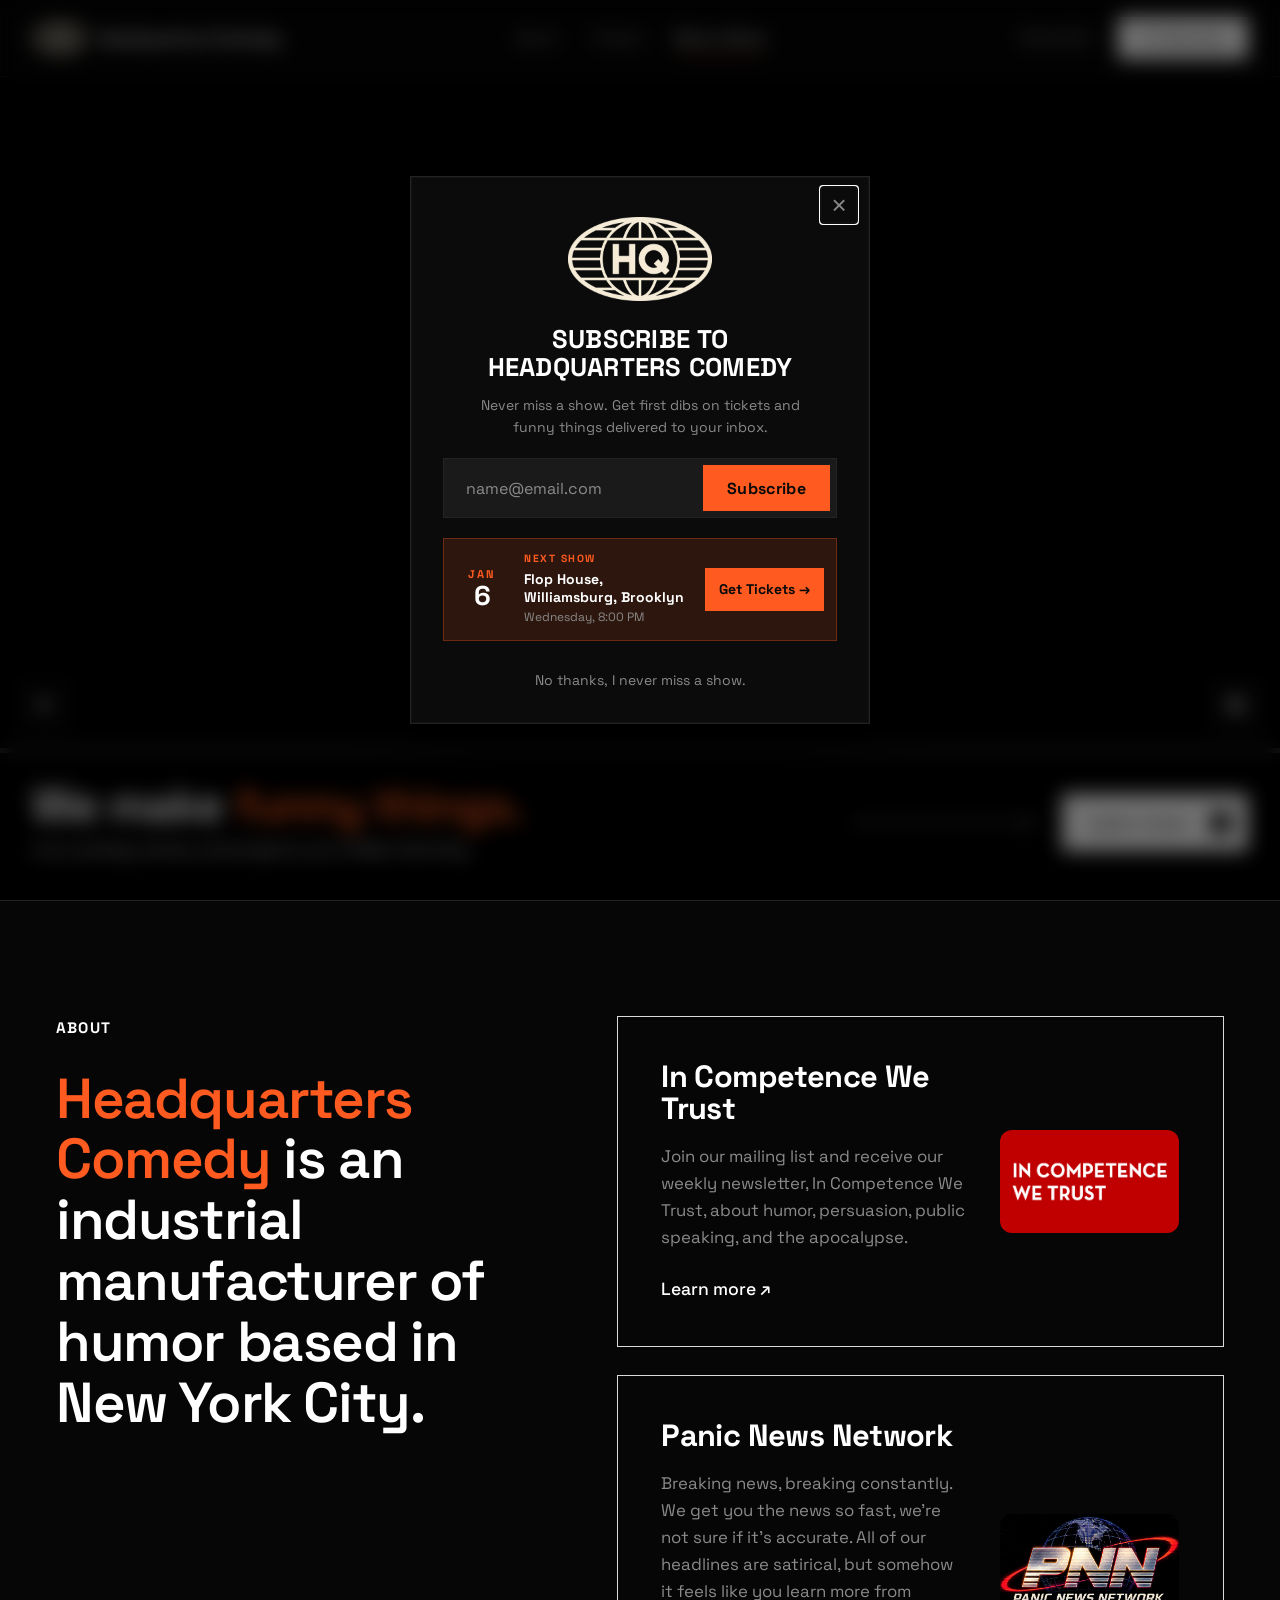
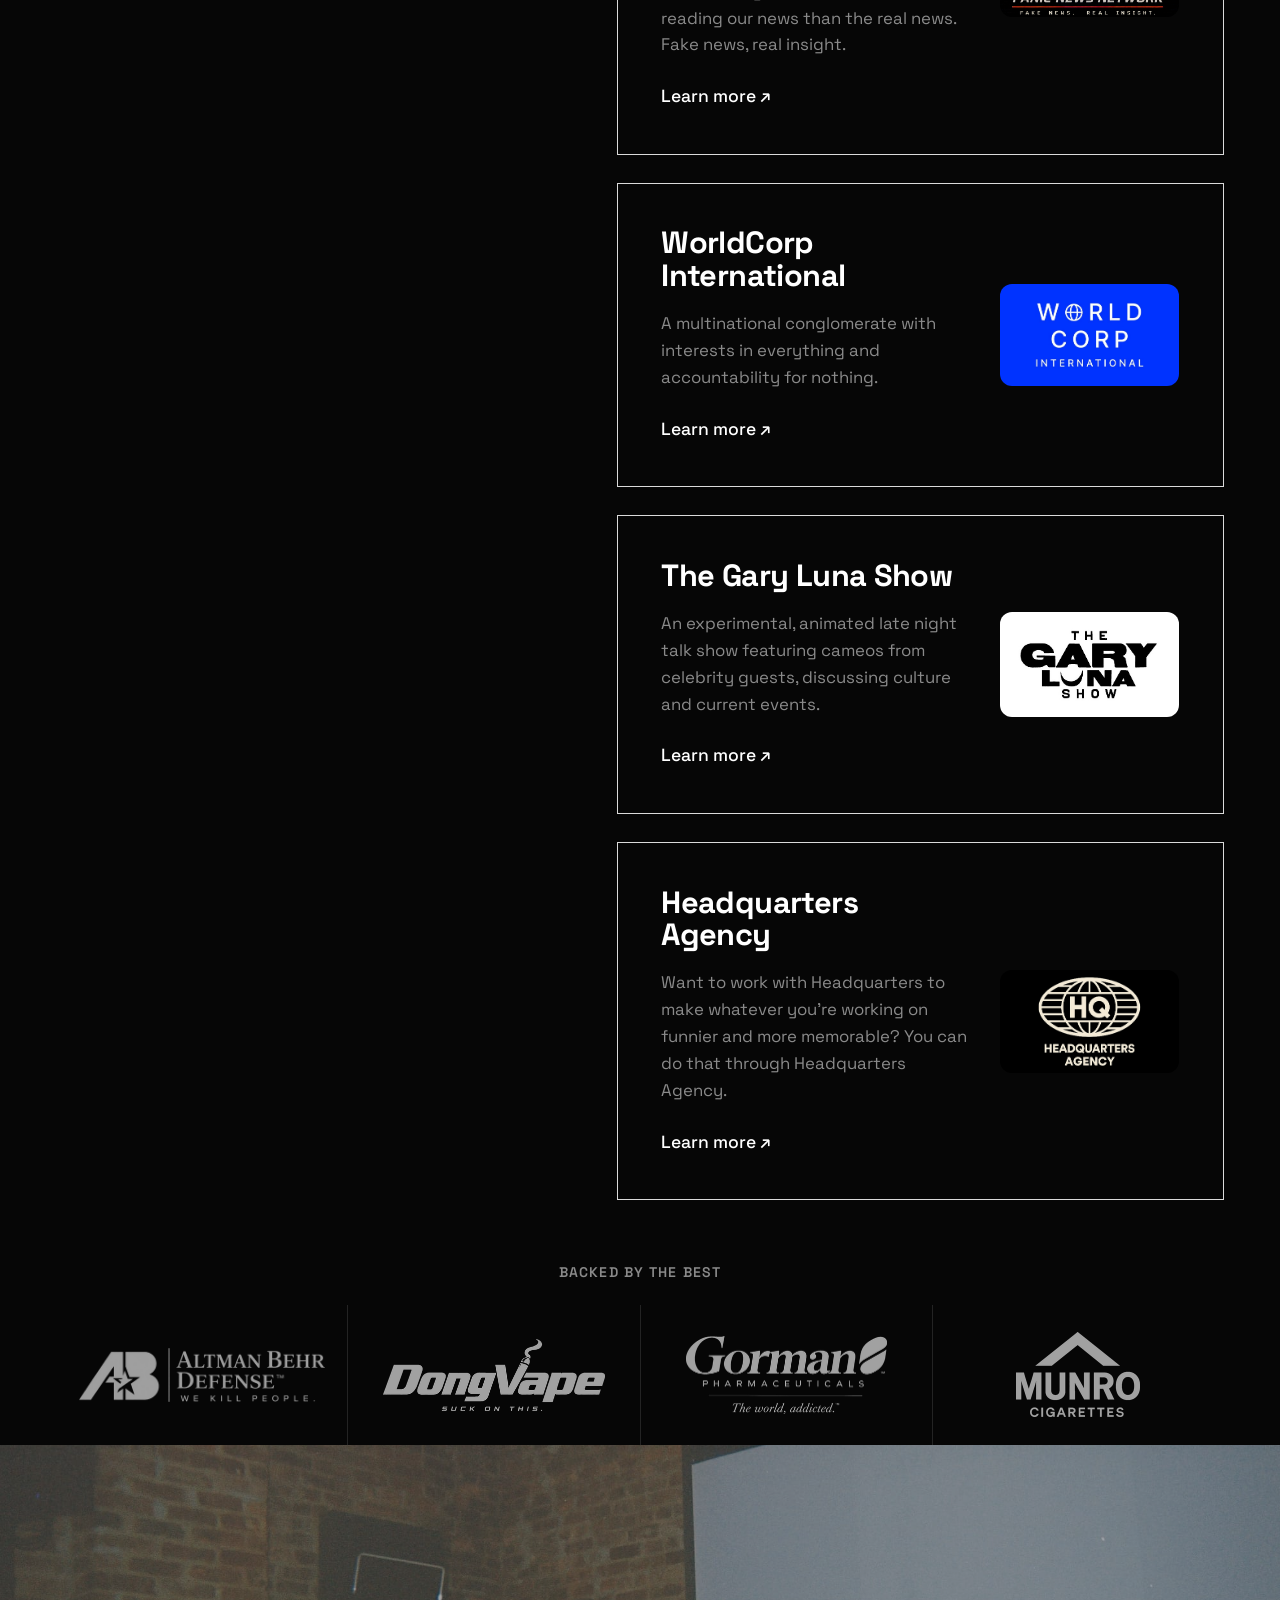
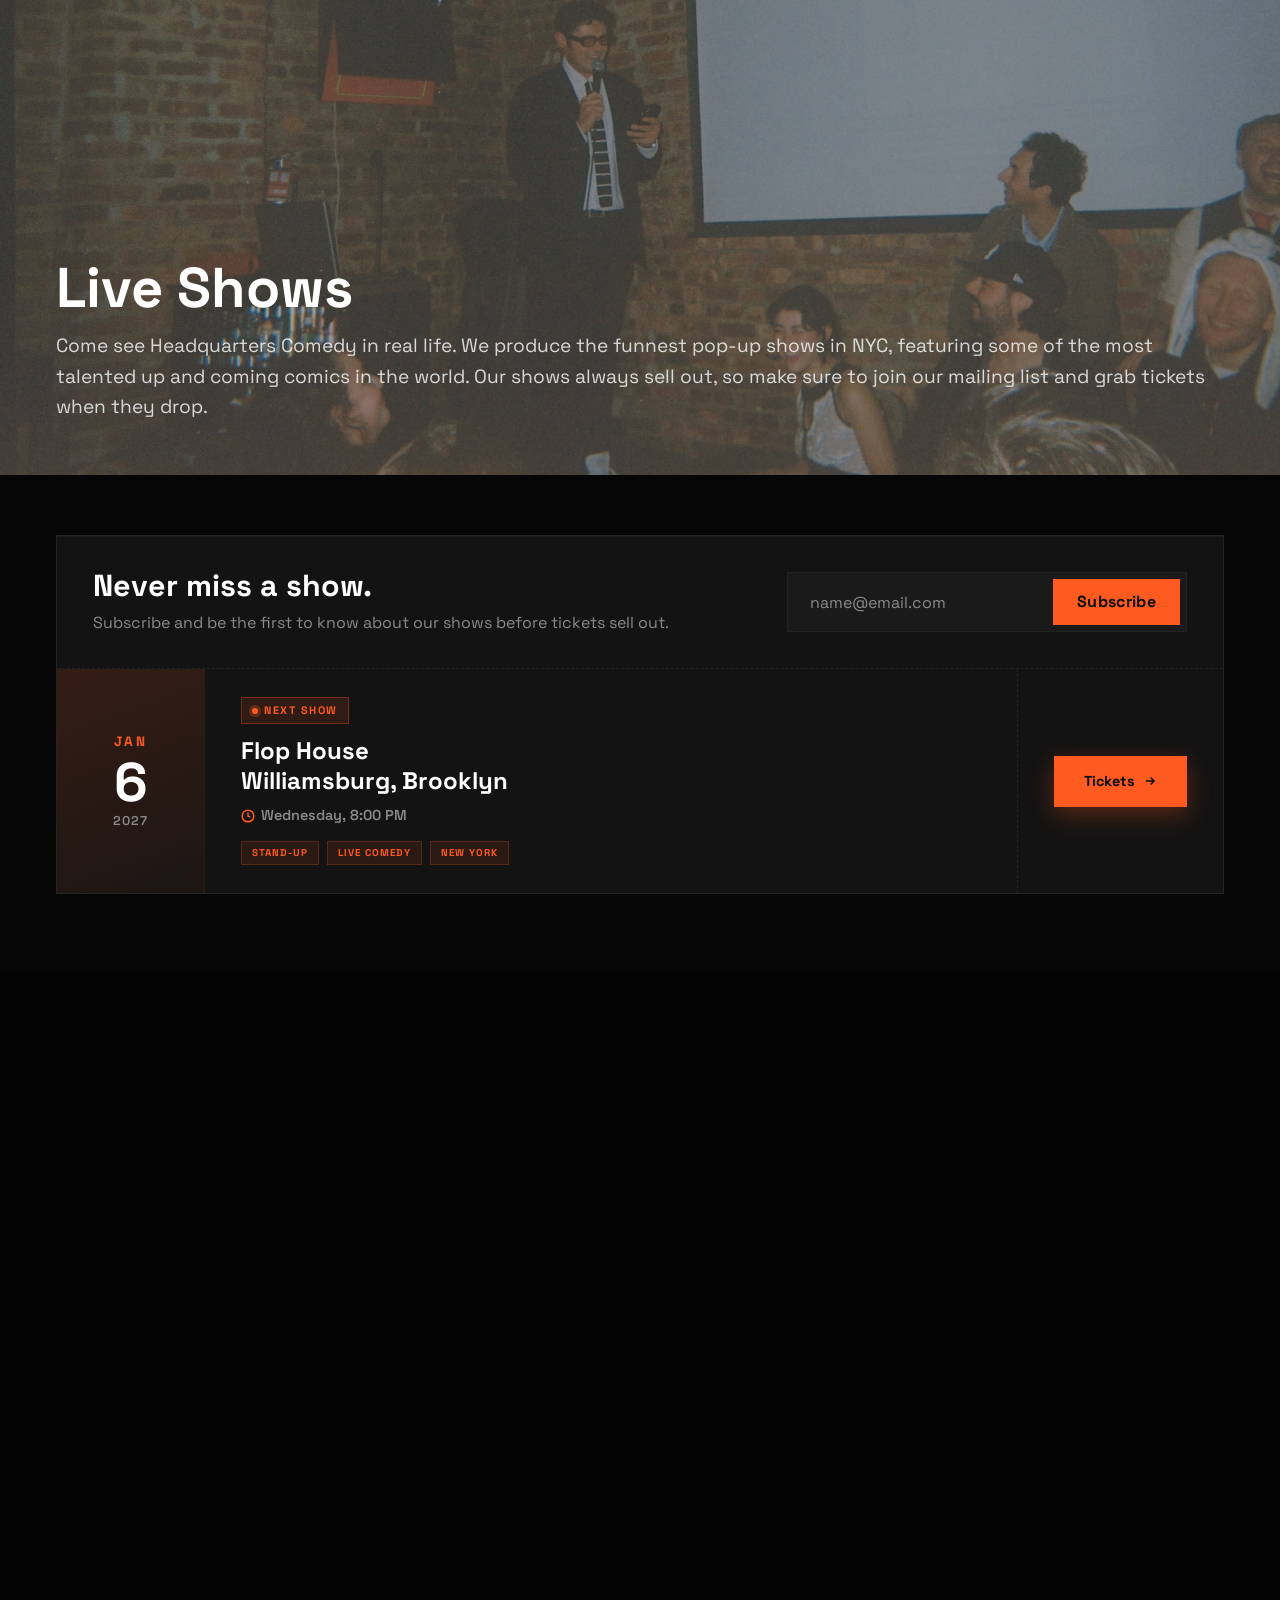
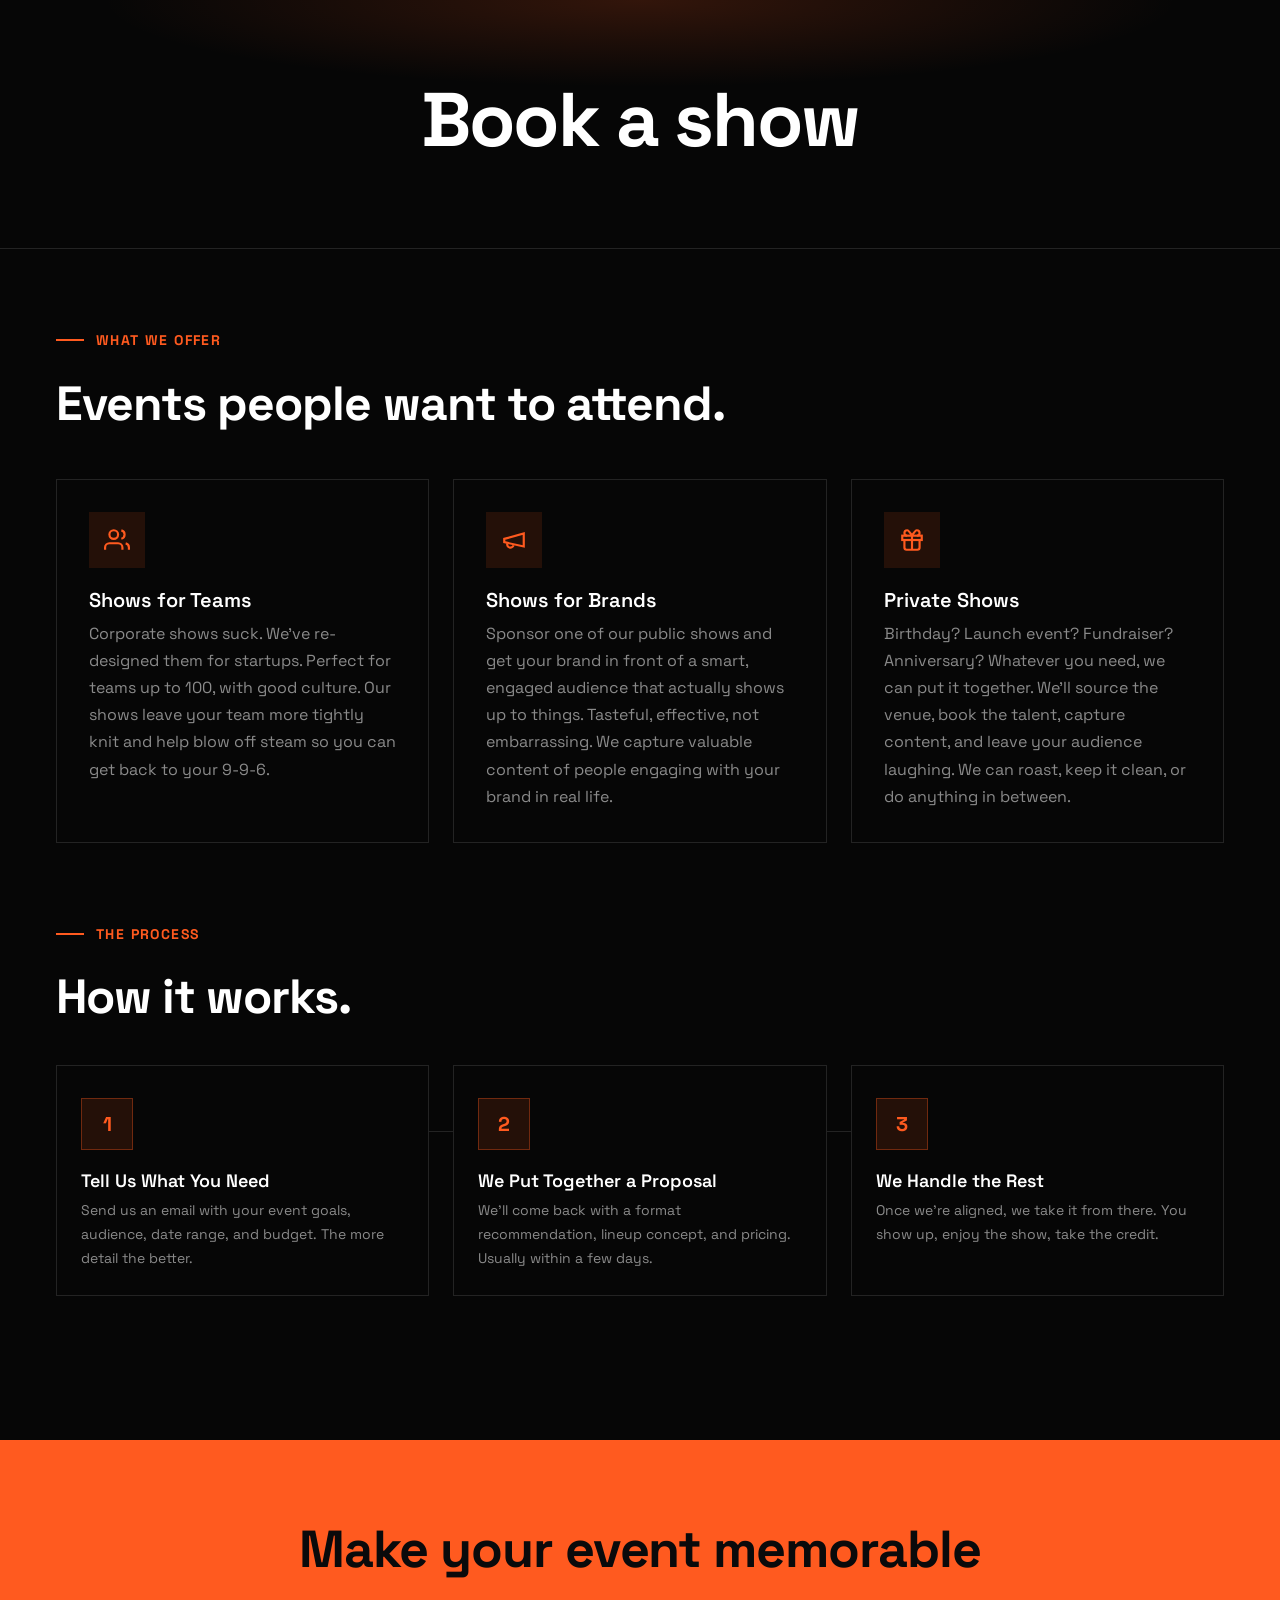
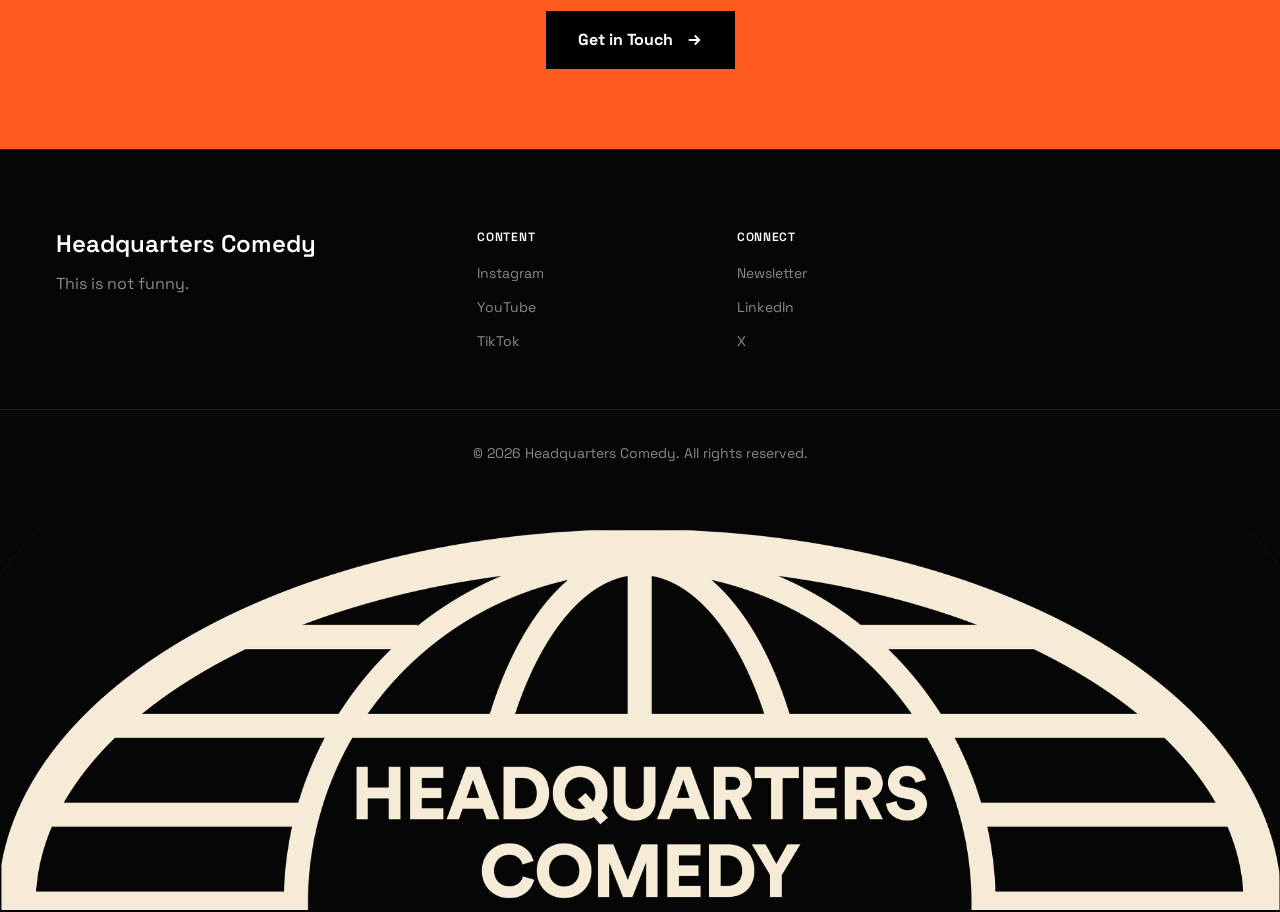
<file: index.html>
<!DOCTYPE html>
<html lang="en">
<head>
    <meta charset="UTF-8">
    <meta name="viewport" content="width=device-width, initial-scale=1.0">
    <title>Headquarters Comedy</title>
    <meta name="description" content="Headquarters Comedy">
    <meta name="keywords" content="comedy, stand-up, sketch, improv, funny, entertainment">

    <!-- Open Graph / Facebook -->
    <meta property="og:type" content="website">
    <meta property="og:url" content="https://headquarterscomedy.com/">
    <meta property="og:title" content="Headquarters Comedy">
    <meta property="og:description" content="Headquarters Comedy">

    <!-- Twitter -->
    <meta property="twitter:card" content="summary_large_image">
    <meta property="twitter:url" content="https://headquarterscomedy.com/">
    <meta property="twitter:title" content="Headquarters Comedy">
    <meta property="twitter:description" content="Headquarters Comedy">

    <!-- Favicon -->
    <link rel="icon" href="/favicon.ico" sizes="48x48">
    <link rel="icon" type="image/png" sizes="32x32" href="/favicon-32x32.png">
    <link rel="icon" type="image/png" sizes="16x16" href="/favicon-16x16.png">
    <link rel="apple-touch-icon" sizes="180x180" href="/apple-touch-icon.png">
    <link rel="manifest" href="/site.webmanifest">

    <link rel="stylesheet" href="styles.css">
    <link rel="stylesheet" href="home.css">
    <link rel="preconnect" href="https://fonts.googleapis.com">
    <link rel="preconnect" href="https://fonts.gstatic.com" crossorigin>
    <link href="https://fonts.googleapis.com/css2?family=Space+Grotesk:wght@300;400;500;600;700&display=swap" rel="stylesheet">
</head>
<body>
    <!-- Header -->
    <header class="header">
        <nav class="nav">
            <div class="nav-brand">
                <a href="#top" class="brand-link">
                    <img src="graphic assets/Headquarters Comedy/HQ Logo OffWhite.png" alt="HQ" class="brand-icon" width="55" height="32">
                    <h1 class="brand-title">Headquarters Comedy</h1>
                </a>
            </div>
            <ul class="nav-links">
                <li><a href="#about" class="nav-link">About</a></li>
                <li><a href="#tickets" class="nav-link">Tickets</a></li>
                <li><a href="#book" class="nav-link">Book a Show</a></li>
            </ul>
            <div class="nav-right">
                <a href="https://incompetencewetrust.beehiiv.com/" target="_blank" class="nav-link">Newsletter</a>
                <a href="https://www.headquartersagency.com" target="_blank" class="nav-cta">For Business</a>
            </div>
            <button class="mobile-menu-toggle" aria-label="Toggle mobile menu">
                <span></span>
                <span></span>
                <span></span>
            </button>
        </nav>
    </header>

    <!-- Mobile Menu Overlay -->
    <div class="mobile-menu-overlay">
        <div class="mobile-menu-panel">
            <div class="mobile-menu-header">
                <h3 class="mobile-menu-title">Menu</h3>
                <button class="mobile-menu-close" aria-label="Close menu">&times;</button>
            </div>
            <ul class="mobile-nav-links">
                <li><a href="#about" class="nav-link">About</a></li>
                <li><a href="#tickets" class="nav-link">Tickets</a></li>
                <li><a href="#book" class="nav-link">Book a Show</a></li>
                <li><a href="https://incompetencewetrust.beehiiv.com/" target="_blank" class="nav-link">Newsletter</a></li>
                <li><a href="https://www.headquartersagency.com" target="_blank" class="nav-cta">For Business</a></li>
            </ul>
        </div>
    </div>

    <main class="main-content" id="top">
        <!-- Hero: video on top, headline bar underneath -->
        <section class="hero-tx">
            <div class="hero-tx-video">
                <video
                    id="hero-video"
                    class="hero-bg-video"
                    muted
                    loop
                    playsinline
                    webkit-playsinline
                    autoplay
                    preload="auto">
                    <source src="video%20assets/hero-web-v2-mobile.mp4" type="video/mp4" media="(max-width: 640px)">
                    <source src="video%20assets/hero-web-v2.mp4" type="video/mp4">
                    Your browser does not support the video tag.
                </video>

                <button id="mute-toggle" class="mute-toggle-btn" aria-label="Toggle Mute">
                    <svg class="mute-icon" width="24" height="24" viewBox="0 0 24 24" fill="currentColor">
                        <path d="M3 9v6h4l5 5V4L7 9H3zm13.5 3c0-1.77-1.02-3.29-2.5-4.03v8.05c1.48-.73 2.5-2.25 2.5-4.02zM14 3.23v2.06c2.89.86 5 3.54 5 6.71s-2.11 5.85-5 6.71v2.06c4.01-.91 7-4.49 7-8.77s-2.99-7.86-7-8.77z"/>
                    </svg>
                    <svg class="unmute-icon" width="24" height="24" viewBox="0 0 24 24" fill="currentColor" style="display: none;">
                        <path d="M16.5 12c0-1.77-1.02-3.29-2.5-4.03v2.21l2.45 2.45c.03-.2.05-.41.05-.63zm2.5 0c0 .94-.2 1.82-.54 2.64l1.51 1.51C20.63 14.91 21 13.5 21 12c0-4.28-2.99-7.86-7-8.77v2.06c2.89.86 5 3.54 5 6.71zM4.27 3L3 4.27 7.73 9H3v6h4l5 5v-6.73l4.25 4.25c-.67.52-1.42.93-2.25 1.18v2.06c1.38-.31 2.63-.95 3.69-1.81L19.73 21 21 19.73l-9-9L4.27 3zM12 4L9.91 6.09 12 8.18V4z"/>
                    </svg>
                </button>
                <button id="play-pause-toggle" class="play-pause-btn" aria-label="Play/Pause">
                    <svg class="play-icon" width="24" height="24" viewBox="0 0 24 24" fill="currentColor">
                        <path d="M8 5v14l11-7z"/>
                    </svg>
                    <svg class="pause-icon" width="24" height="24" viewBox="0 0 24 24" fill="currentColor" style="display: none;">
                        <path d="M6 19h4V5H6v14zm8-14v14h4V5h-4z"/>
                    </svg>
                </button>
                <div class="video-progress-bar" id="video-progress-bar">
                    <div class="video-progress-fill" id="video-progress-fill"></div>
                </div>
            </div>
            <div class="hero-tx-bar">
                <div class="hero-tx-copy">
                    <h1>We make <span class="accent-text">funny things.</span></h1>
                    <p>Live comedy, shows, and projects out of New York City.</p>
                </div>
                <div class="hero-tx-cta">
                    <span class="hero-tx-line" aria-hidden="true"></span>
                    <a class="hero-tx-btn" href="#about">Learn more <span class="hero-tx-btn-icon" aria-hidden="true">&#8595;</span></a>
                </div>
            </div>
        </section>

        <div class="home-sections">

            <!-- ===================== ABOUT ===================== -->
            <section id="about" class="home-section about-tx">
                <div class="container about-tx-grid">
                    <div class="about-tx-left">
                        <p class="about-tx-eyebrow">About</p>
                        <h2 class="about-tx-statement"><span class="accent-text">Headquarters Comedy</span> is an industrial manufacturer of humor based in New York City.</h2>
                    </div>
                    <div class="about-tx-projects">
                        <a class="project-card" href="https://incompetencewetrust.beehiiv.com/" target="_blank" rel="noopener">
                            <div class="project-card-text">
                                <h3>In Competence We Trust</h3>
                                <p>Join our mailing list and receive our weekly newsletter, In Competence We Trust, about humor, persuasion, public speaking, and the apocalypse.</p>
                                <span class="project-card-link">Learn more <span aria-hidden="true">&#8599;</span></span>
                            </div>
                            <div class="project-card-art">
                                <img src="graphic assets/HQ Universe Logos/icwt-red-rectangle.png" alt="In Competence We Trust logo" loading="lazy">
                            </div>
                        </a>
                        <a class="project-card" href="https://www.panicnewsnetwork.com" target="_blank" rel="noopener">
                            <div class="project-card-text">
                                <h3>Panic News Network</h3>
                                <p>Breaking news, breaking constantly. We get you the news so fast, we're not sure if it's accurate. All of our headlines are satirical, but somehow it feels like you learn more from reading our news than the real news. Fake news, real insight.</p>
                                <span class="project-card-link">Learn more <span aria-hidden="true">&#8599;</span></span>
                            </div>
                            <div class="project-card-art">
                                <img src="graphic assets/HQ Universe Logos/panic-news-logo.png" alt="Panic News Network logo" loading="lazy">
                            </div>
                        </a>
                        <a class="project-card" href="https://www.worldcorpinternational.com" target="_blank" rel="noopener">
                            <div class="project-card-text">
                                <h3>WorldCorp International</h3>
                                <p>A multinational conglomerate with interests in everything and accountability for nothing.</p>
                                <span class="project-card-link">Learn more <span aria-hidden="true">&#8599;</span></span>
                            </div>
                            <div class="project-card-art">
                                <img src="graphic assets/HQ Universe Logos/worldcorp-wordmark-blue.jpg" alt="WorldCorp International logo" loading="lazy">
                            </div>
                        </a>
                        <a class="project-card" href="https://www.instagram.com/thegarylunashow/" target="_blank" rel="noopener">
                            <div class="project-card-text">
                                <h3>The Gary Luna Show</h3>
                                <p>An experimental, animated late night talk show featuring cameos from celebrity guests, discussing culture and current events.</p>
                                <span class="project-card-link">Learn more <span aria-hidden="true">&#8599;</span></span>
                            </div>
                            <div class="project-card-art">
                                <img src="graphic assets/HQ Universe Logos/gary-luna-logo.jpg" alt="The Gary Luna Show logo" loading="lazy">
                            </div>
                        </a>
                        <a class="project-card" href="https://www.headquartersagency.com" target="_blank" rel="noopener">
                            <div class="project-card-text">
                                <h3>Headquarters Agency</h3>
                                <p>Want to work with Headquarters to make whatever you're working on funnier and more memorable? You can do that through Headquarters Agency.</p>
                                <span class="project-card-link">Learn more <span aria-hidden="true">&#8599;</span></span>
                            </div>
                            <div class="project-card-art">
                                <img src="graphic assets/HQ Universe Logos/hq-agency-tile.png" alt="Headquarters Agency logo" loading="lazy">
                            </div>
                        </a>
                    </div>
                </div>
                <div class="container">
                    <!-- Backed by the best (concept ventures) -->
                    <div class="concept-ventures">
                        <h3 class="concept-ventures-title">Backed by the best</h3>
                        <ul class="concept-ventures-grid">
                            <li><img src="graphic assets/Concept Ventures/altman-behr-defense-mono.png" alt="Altman Behr Defense" loading="lazy" width="260" height="57"></li>
                            <li><img src="graphic assets/Concept Ventures/dongvape-mono.png" alt="DongVape" loading="lazy" width="222" height="71"></li>
                            <li><img src="graphic assets/Concept Ventures/gorman-pharmaceuticals-mono.png" alt="Gorman Pharmaceuticals" loading="lazy" width="201" height="79"></li>
                            <li><img src="graphic assets/Concept Ventures/munro-cigarettes-mono.png" alt="Munro Cigarettes" loading="lazy" width="124" height="85"></li>
                        </ul>
                    </div>
                </div>
            </section>

            <!-- ===================== TICKETS ===================== -->
            <section id="tickets" class="home-section">
                    <!-- Photo 1 -->
                    <div class="photo-section photo-section-img">
                        <img src="graphic assets/Web/live-show-1.jpg" alt="HQ Show live comedy" style="object-position: center bottom;">
                        <div class="photo-section-overlay"></div>
                        <div class="photo-caption">
                            <div class="container">
                                <h1>Live Shows</h1>
                                <p>Come see Headquarters Comedy in real life. We produce the funnest pop-up shows in NYC, featuring some of the most talented up and coming comics in the world. Our shows always sell out, so make sure to join our mailing list and grab tickets when they drop.</p>
                            </div>
                        </div>
                    </div>

                    <div class="photo-section-spacer"></div>

                    <!-- Next Show -->
                    <section class="shows-section">
                        <div class="container">
                            <div class="show-card show-card-with-signup" id="newsletter">
                                <!-- Newsletter Signup -->
                                <div class="show-card-signup">
                                    <div class="show-card-signup-text">
                                        <h2>Never miss a show.</h2>
                                        <p>Subscribe and be the first to know about our shows before tickets sell out.</p>
                                    </div>
                                    <form class="hq-subscribe" novalidate>
                                        <label class="visually-hidden" for="subscribe-email-tickets">Email address</label>
                                        <input class="hq-subscribe-input" id="subscribe-email-tickets" type="email" name="email" placeholder="name@email.com" autocomplete="email" required>
                                        <button class="hq-subscribe-btn" type="submit">Subscribe</button>
                                        <p class="hq-subscribe-status" role="status" aria-live="polite"></p>
                                    </form>
                                </div>
                                <div class="show-card-left">
                                    <div class="show-date-block">
                                        <div class="show-date-month">Jan</div>
                                        <div class="show-date-day">6</div>
                                        <div class="show-date-year">2027</div>
                                    </div>
                                    <div class="show-info">
                                        <span class="show-info-badge">Next Show</span>
                                        <h3>Flop House<br>Williamsburg, Brooklyn</h3>
                                        <p class="show-venue">
                                            <svg viewBox="0 0 24 24" fill="none" stroke="currentColor" stroke-width="2.5"><circle cx="12" cy="12" r="10"/><path d="M12 6v6l4 2"/></svg>
                                            Wednesday, 8:00 PM
                                        </p>
                                        <div class="show-tags">
                                            <span class="show-tag">Stand-Up</span>
                                            <span class="show-tag">Live Comedy</span>
                                            <span class="show-tag">New York</span>
                                        </div>
                                    </div>
                                    <div class="show-action">
                                        <a href="https://flophousecomedy.com/d4746cdc-a0b5-45ce-b897-afcb896b1851/event/20a1a1c9-1a31-44da-b3ad-8216745e860c" target="_blank" rel="noopener">
                                            Tickets
                                            <svg viewBox="0 0 24 24" fill="none" stroke="currentColor" stroke-width="2.5"><path d="M5 12h14M13 6l6 6-6 6"/></svg>
                                        </a>
                                    </div>
                                </div>
                            </div>
                        </div>
                    </section>

                    <!-- Photo 2 -->
                    <div class="photo-section" style="background-image: url('graphic%20assets/Web/live-show-2.jpg'); background-position: center center;">
                        <div class="photo-section-overlay"></div>
                    </div>

            </section>

            <!-- ===================== BOOK A SHOW ===================== -->
            <section id="book" class="home-section">
                    <!-- Page Header -->
                    <section class="pitch-hero">
                        <div class="container">
                            <h1>Book a show</h1>
                        </div>
                    </section>

                    <section class="pitch-section">
                        <div class="container pitch-section-inner">

                            <!-- What We Offer -->
                            <span class="pitch-eyebrow">What We Offer</span>
                            <h2 class="pitch-heading">Events people want to attend.</h2>
                            <div class="offer-grid">
                                <div class="offer-card">
                                    <div class="offer-card-icon">
                                        <svg viewBox="0 0 24 24" fill="none" stroke="currentColor" stroke-width="2">
                                            <path d="M17 21v-2a4 4 0 0 0-4-4H5a4 4 0 0 0-4 4v2"/>
                                            <circle cx="9" cy="7" r="4"/>
                                            <path d="M23 21v-2a4 4 0 0 0-3-3.87"/>
                                            <path d="M16 3.13a4 4 0 0 1 0 7.75"/>
                                        </svg>
                                    </div>
                                    <h3>Shows for Teams</h3>
                                    <p>Corporate shows suck. We've re-designed them for startups. Perfect for teams up to 100, with good culture. Our shows leave your team more tightly knit and help blow off steam so you can get back to your 9-9-6.</p>
                                </div>
                                <div class="offer-card">
                                    <div class="offer-card-icon">
                                        <svg viewBox="0 0 24 24" fill="none" stroke="currentColor" stroke-width="2">
                                            <path d="M3 11l18-5v12L3 14v-3z"/>
                                            <path d="M11.6 16.8a3 3 0 1 1-5.8-1.6"/>
                                        </svg>
                                    </div>
                                    <h3>Shows for Brands</h3>
                                    <p>Sponsor one of our public shows and get your brand in front of a smart, engaged audience that actually shows up to things. Tasteful, effective, not embarrassing. We capture valuable content of people engaging with your brand in real life.</p>
                                </div>
                                <div class="offer-card">
                                    <div class="offer-card-icon">
                                        <svg viewBox="0 0 24 24" fill="none" stroke="currentColor" stroke-width="2">
                                            <rect x="3" y="8" width="18" height="4"/>
                                            <path d="M12 8v13"/>
                                            <path d="M19 12v7a2 2 0 0 1-2 2H7a2 2 0 0 1-2-2v-7"/>
                                            <path d="M7.5 8a2.5 2.5 0 0 1 0-5C9 3 12 8 12 8s3-5 4.5-5a2.5 2.5 0 0 1 0 5"/>
                                        </svg>
                                    </div>
                                    <h3>Private Shows</h3>
                                    <p>Birthday? Launch event? Fundraiser? Anniversary? Whatever you need, we can put it together. We'll source the venue, book the talent, capture content, and leave your audience laughing. We can roast, keep it clean, or do anything in between.</p>
                                </div>
                            </div>

                            <!-- How It Works -->
                            <div class="process-section">
                                <span class="pitch-eyebrow">The Process</span>
                                <h2 class="pitch-heading">How it works.</h2>
                                <div class="process-steps">
                                    <div class="process-step">
                                        <div class="step-number">1</div>
                                        <h4>Tell Us What You Need</h4>
                                        <p>Send us an email with your event goals, audience, date range, and budget. The more detail the better.</p>
                                    </div>
                                    <div class="process-step">
                                        <div class="step-number">2</div>
                                        <h4>We Put Together a Proposal</h4>
                                        <p>We'll come back with a format recommendation, lineup concept, and pricing. Usually within a few days.</p>
                                    </div>
                                    <div class="process-step">
                                        <div class="step-number">3</div>
                                        <h4>We Handle the Rest</h4>
                                        <p>Once we're aligned, we take it from there. You show up, enjoy the show, take the credit.</p>
                                    </div>
                                </div>
                            </div>

                        </div>
                    </section>

                    <!-- CTA Band -->
                    <section class="cta-band">
                        <div class="container">
                            <h2>Make your event memorable</h2>
                            <a href="get-in-touch.html" class="cta-band-btn">
                                Get in Touch
                                <svg width="18" height="18" viewBox="0 0 24 24" fill="none" stroke="currentColor" stroke-width="2.5">
                                    <path d="M5 12h14M13 6l6 6-6 6"/>
                                </svg>
                            </a>
                        </div>
                    </section>

            </section>

        </div>
    </main>

    <!-- Footer -->
    <footer class="footer">
        <div class="container">
            <div class="footer-content">
                                <div class="footer-brand">
                    <h3>Headquarters Comedy</h3>
                    <p>This is not funny.</p>
                </div>
                <div class="footer-links">
                    <div class="link-group">
                        <h4>Content</h4>
                        <ul>
                            <li><a href="https://www.instagram.com/headquarterscomedy/" target="_blank" id="footer-instagram">Instagram</a></li>
                            <li><a href="https://www.youtube.com/channel/UCed2HPvJnyLooOvQ2tu14Aw" target="_blank" id="footer-youtube">YouTube</a></li>
                            <li><a href="https://www.tiktok.com/@headquarterscomedy" target="_blank" id="footer-tiktok">TikTok</a></li>
                        </ul>
                    </div>
                    <div class="link-group">
                        <h4>Connect</h4>
                        <ul>
                            <li><a href="https://incompetencewetrust.beehiiv.com/" target="_blank" id="footer-newsletter">Newsletter</a></li>
                            <li><a href="https://www.linkedin.com/company/headquarters-comedy/" target="_blank" id="footer-linkedin">LinkedIn</a></li>
                            <li><a href="https://x.com/hq_comedy" target="_blank" id="footer-x">X</a></li>
                        </ul>
                    </div>
                </div>
                </div>
            </div>
            <div class="footer-bottom">
                <p>&copy; 2026 Headquarters Comedy. All rights reserved.</p>
            </div>
        </div>

        <!-- Big wordmark, full-bleed, sitting on the very bottom edge -->
        <div class="footer-wordmark" aria-hidden="true">
            <img src="graphic assets/Headquarters Comedy/Headquarters Comedy.Logo.Wide.png" alt="" loading="lazy" width="1943" height="582">
        </div>
    </footer>

    <!-- Welcome popup: newsletter signup + next show tickets.
         Show details are copied from the Next Show card by home.js. -->
    <div class="hq-popup" id="hq-popup" role="dialog" aria-modal="true" aria-labelledby="hq-popup-title" hidden>
        <div class="hq-popup-card">
            <button class="hq-popup-close" type="button" aria-label="Close">&times;</button>
            <img src="graphic assets/HQ Universe Logos/hq-agency-oval.png" alt="" class="hq-popup-logo" width="144" height="84">
            <h2 class="hq-popup-title" id="hq-popup-title">Subscribe to<br>Headquarters Comedy</h2>
            <p class="hq-popup-text">Never miss a show. Get first dibs on tickets and funny things delivered to your inbox.</p>
            <form class="hq-subscribe hq-popup-form" novalidate>
                <label class="visually-hidden" for="subscribe-email-popup">Email address</label>
                <input class="hq-subscribe-input" id="subscribe-email-popup" type="email" name="email" placeholder="name@email.com" autocomplete="email" required>
                <button class="hq-subscribe-btn" type="submit">Subscribe</button>
                <p class="hq-subscribe-status" role="status" aria-live="polite"></p>
            </form>

            <a class="hq-popup-show" id="hq-popup-show" target="_blank" rel="noopener">
                <span class="hq-popup-show-date">
                    <span class="hq-popup-show-month" data-show="month"></span>
                    <span class="hq-popup-show-day" data-show="day"></span>
                </span>
                <span class="hq-popup-show-info">
                    <span class="hq-popup-show-label">Next Show</span>
                    <span class="hq-popup-show-venue" data-show="venue"></span>
                    <span class="hq-popup-show-time" data-show="time"></span>
                </span>
                <span class="hq-popup-show-cta">Get Tickets <span aria-hidden="true">&rarr;</span></span>
            </a>

            <button class="hq-popup-skip" type="button">No thanks, I never miss a show.</button>
        </div>
    </div>

    <script src="scripts/app.js"></script>
    <script src="scripts/home.js"></script>
</body>
</html>
</file>
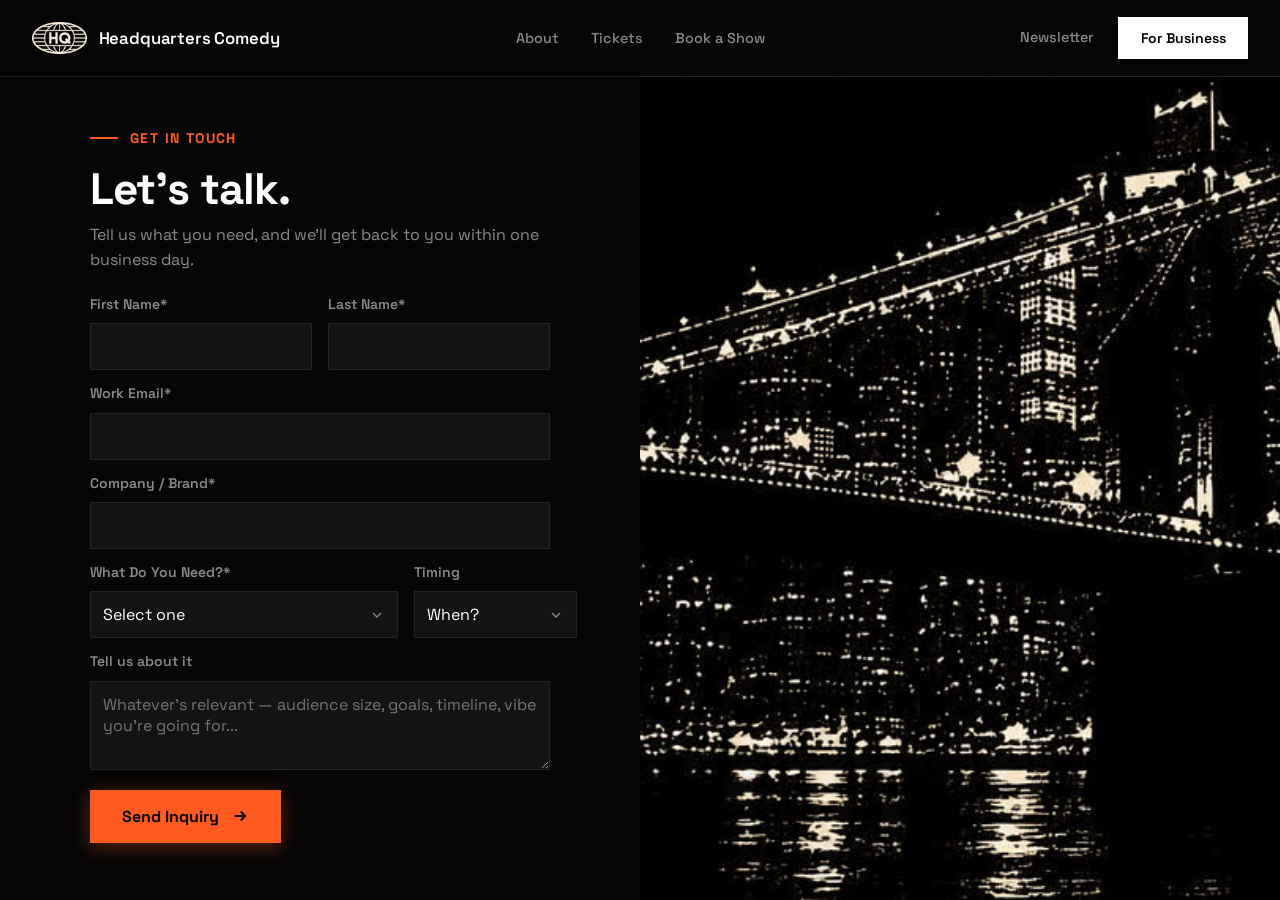
<file: get-in-touch.html>
<!DOCTYPE html>
<html lang="en">
<head>
    <meta charset="UTF-8">
    <meta name="viewport" content="width=device-width, initial-scale=1.0">
    <title>Get in Touch - Headquarters Comedy</title>
    <meta name="description" content="Tell us what you need, and we'll get back to you within one business day.">

    <meta property="og:type" content="website">
    <meta property="og:url" content="https://headquarterscomedy.com/get-in-touch">
    <meta property="og:title" content="Get in Touch - Headquarters Comedy">
    <meta property="og:description" content="Tell us what you need, and we'll get back to you within one business day.">

    <meta property="twitter:card" content="summary_large_image">
    <meta property="twitter:url" content="https://headquarterscomedy.com/get-in-touch">
    <meta property="twitter:title" content="Get in Touch - Headquarters Comedy">
    <meta property="twitter:description" content="Tell us what you need, and we'll get back to you within one business day.">

    <link rel="icon" href="/favicon.ico" sizes="48x48">
    <link rel="icon" type="image/png" sizes="32x32" href="/favicon-32x32.png">
    <link rel="icon" type="image/png" sizes="16x16" href="/favicon-16x16.png">
    <link rel="apple-touch-icon" sizes="180x180" href="/apple-touch-icon.png">
    <link rel="manifest" href="/site.webmanifest">
    <link rel="stylesheet" href="styles.css">
    <link rel="preconnect" href="https://fonts.googleapis.com">
    <link rel="preconnect" href="https://fonts.gstatic.com" crossorigin>
    <link href="https://fonts.googleapis.com/css2?family=Space+Grotesk:wght@300;400;500;600;700&display=swap" rel="stylesheet">
</head>
<body>
    <!-- Header -->
    <header class="header">
        <nav class="nav">
            <div class="nav-brand">
                <a href="/" class="brand-link">
                    <img src="graphic assets/Headquarters Comedy/HQ Logo OffWhite.png" alt="HQ" class="brand-icon" width="55" height="32">
                    <h1 class="brand-title">Headquarters Comedy</h1>
                </a>
            </div>
            <ul class="nav-links">
                <li><a href="/#about" class="nav-link">About</a></li>
                <li><a href="/#tickets" class="nav-link">Tickets</a></li>
                <li><a href="/#book" class="nav-link">Book a Show</a></li>
            </ul>
            <div class="nav-right">
                <a href="https://incompetencewetrust.beehiiv.com/" target="_blank" class="nav-link">Newsletter</a>
                <a href="https://www.headquartersagency.com" target="_blank" class="nav-cta">For Business</a>
            </div>
            <button class="mobile-menu-toggle" aria-label="Toggle mobile menu">
                <span></span>
                <span></span>
                <span></span>
            </button>
        </nav>
    </header>

    <!-- Mobile Menu Overlay -->
    <div class="mobile-menu-overlay">
        <div class="mobile-menu-panel">
            <div class="mobile-menu-header">
                <h3 class="mobile-menu-title">Menu</h3>
                <button class="mobile-menu-close" aria-label="Close menu">&times;</button>
            </div>
            <ul class="mobile-nav-links">
                <li><a href="/#about" class="nav-link">About</a></li>
                <li><a href="/#tickets" class="nav-link">Tickets</a></li>
                <li><a href="/#book" class="nav-link">Book a Show</a></li>
                <li><a href="https://incompetencewetrust.beehiiv.com/" target="_blank" class="nav-link">Newsletter</a></li>
                <li><a href="https://www.headquartersagency.com" target="_blank" class="nav-cta">For Business</a></li>
            </ul>
        </div>
    </div>

    <main>
        <section class="contact-split">
            <div class="contact-split-left">
                <div class="contact-split-content">
                    <span class="pitch-eyebrow">Get in Touch</span>
                    <h1>Let's talk.</h1>
                    <p>Tell us what you need, and we'll get back to you within one business day.</p>

                    <form id="contact-form">
                        <div class="contact-form-row">
                            <div class="contact-form-field">
                                <label for="cf-first-name">First Name*</label>
                                <input type="text" id="cf-first-name" name="firstName" required>
                            </div>
                            <div class="contact-form-field">
                                <label for="cf-last-name">Last Name*</label>
                                <input type="text" id="cf-last-name" name="lastName" required>
                            </div>
                        </div>

                        <div class="contact-form-field">
                            <label for="cf-email">Work Email*</label>
                            <input type="email" id="cf-email" name="email" required>
                        </div>

                        <div class="contact-form-field">
                            <label for="cf-company">Company / Brand*</label>
                            <input type="text" id="cf-company" name="company" required>
                        </div>

                        <div class="contact-form-row">
                            <div class="contact-form-field">
                                <label for="cf-event-type">What Do You Need?*</label>
                                <select id="cf-event-type" name="eventType" required>
                                    <option value="" disabled selected>Select one</option>
                                    <option>Book a Show</option>
                                    <option>Speech or Presentation Punch-Up</option>
                                    <option>Public Speaking Coaching</option>
                                    <option>Content &amp; Creative Strategy</option>
                                </select>
                            </div>
                            <div class="contact-form-field">
                                <label for="cf-timing">Timing</label>
                                <select id="cf-timing" name="timing">
                                    <option value="" disabled selected>When?</option>
                                    <option>Within a month</option>
                                    <option>1–3 months</option>
                                    <option>3+ months</option>
                                    <option>Just exploring</option>
                                </select>
                            </div>
                        </div>

                        <div class="contact-form-field">
                            <label for="cf-message">Tell us about it</label>
                            <textarea id="cf-message" name="message" rows="3" placeholder="Whatever's relevant — audience size, goals, timeline, vibe you're going for..."></textarea>
                        </div>

                        <button type="submit" class="pitch-btn contact-form-submit">
                            <span class="contact-form-submit-label">Send Inquiry</span>
                            <svg width="18" height="18" viewBox="0 0 24 24" fill="none" stroke="currentColor" stroke-width="2.5">
                                <path d="M5 12h14M13 6l6 6-6 6"/>
                            </svg>
                        </button>

                        <p class="contact-form-status" id="cf-status" role="status" aria-live="polite"></p>
                    </form>

                    <div class="contact-form-success" id="cf-success" hidden>
                        <h2>Got it.</h2>
                        <p>Thanks for reaching out — we'll get back to you within one business day.</p>
                    </div>
                </div>
            </div>
            <div class="contact-split-right">
                <img src="graphic assets/Headquarters Comedy/skyline-background.jpg" alt="New York City skyline" class="contact-split-image">
            </div>
        </section>
    </main>

    <script src="scripts/app.js"></script>
    <script>
        document.getElementById('contact-form').addEventListener('submit', function (e) {
            e.preventDefault();

            const form = this;
            const fd = new FormData(form);
            const submitBtn = form.querySelector('.contact-form-submit');
            const submitLabel = form.querySelector('.contact-form-submit-label');
            const status = document.getElementById('cf-status');

            const payload = {
                name: `${fd.get('firstName')} ${fd.get('lastName')}`.trim(),
                email: fd.get('email'),
                company: fd.get('company'),
                eventType: fd.get('eventType'),
                timing: fd.get('timing') || 'N/A',
                message: fd.get('message') || '',
                _subject: `Inquiry from ${fd.get('company') || fd.get('firstName')}`,
                _template: 'table',
                _captcha: 'false'
            };

            submitBtn.disabled = true;
            submitLabel.textContent = 'Sending...';
            status.textContent = '';

            fetch('https://formsubmit.co/ajax/gabe@headquarterscomedy.com', {
                method: 'POST',
                headers: {
                    'Content-Type': 'application/json',
                    'Accept': 'application/json'
                },
                body: JSON.stringify(payload)
            })
                .then((response) => response.json().then((data) => ({ ok: response.ok, data })))
                .then(({ ok, data }) => {
                    if (!ok || data.success === 'false' || data.success === false) {
                        throw new Error('Form submission failed');
                    }
                    form.hidden = true;
                    document.getElementById('cf-success').hidden = false;
                })
                .catch(() => {
                    submitBtn.disabled = false;
                    submitLabel.textContent = 'Send Inquiry';
                    status.textContent = "Something went wrong. Please email us directly at gabe@headquarterscomedy.com.";
                });
        });
    </script>
</body>
</html>
</file>
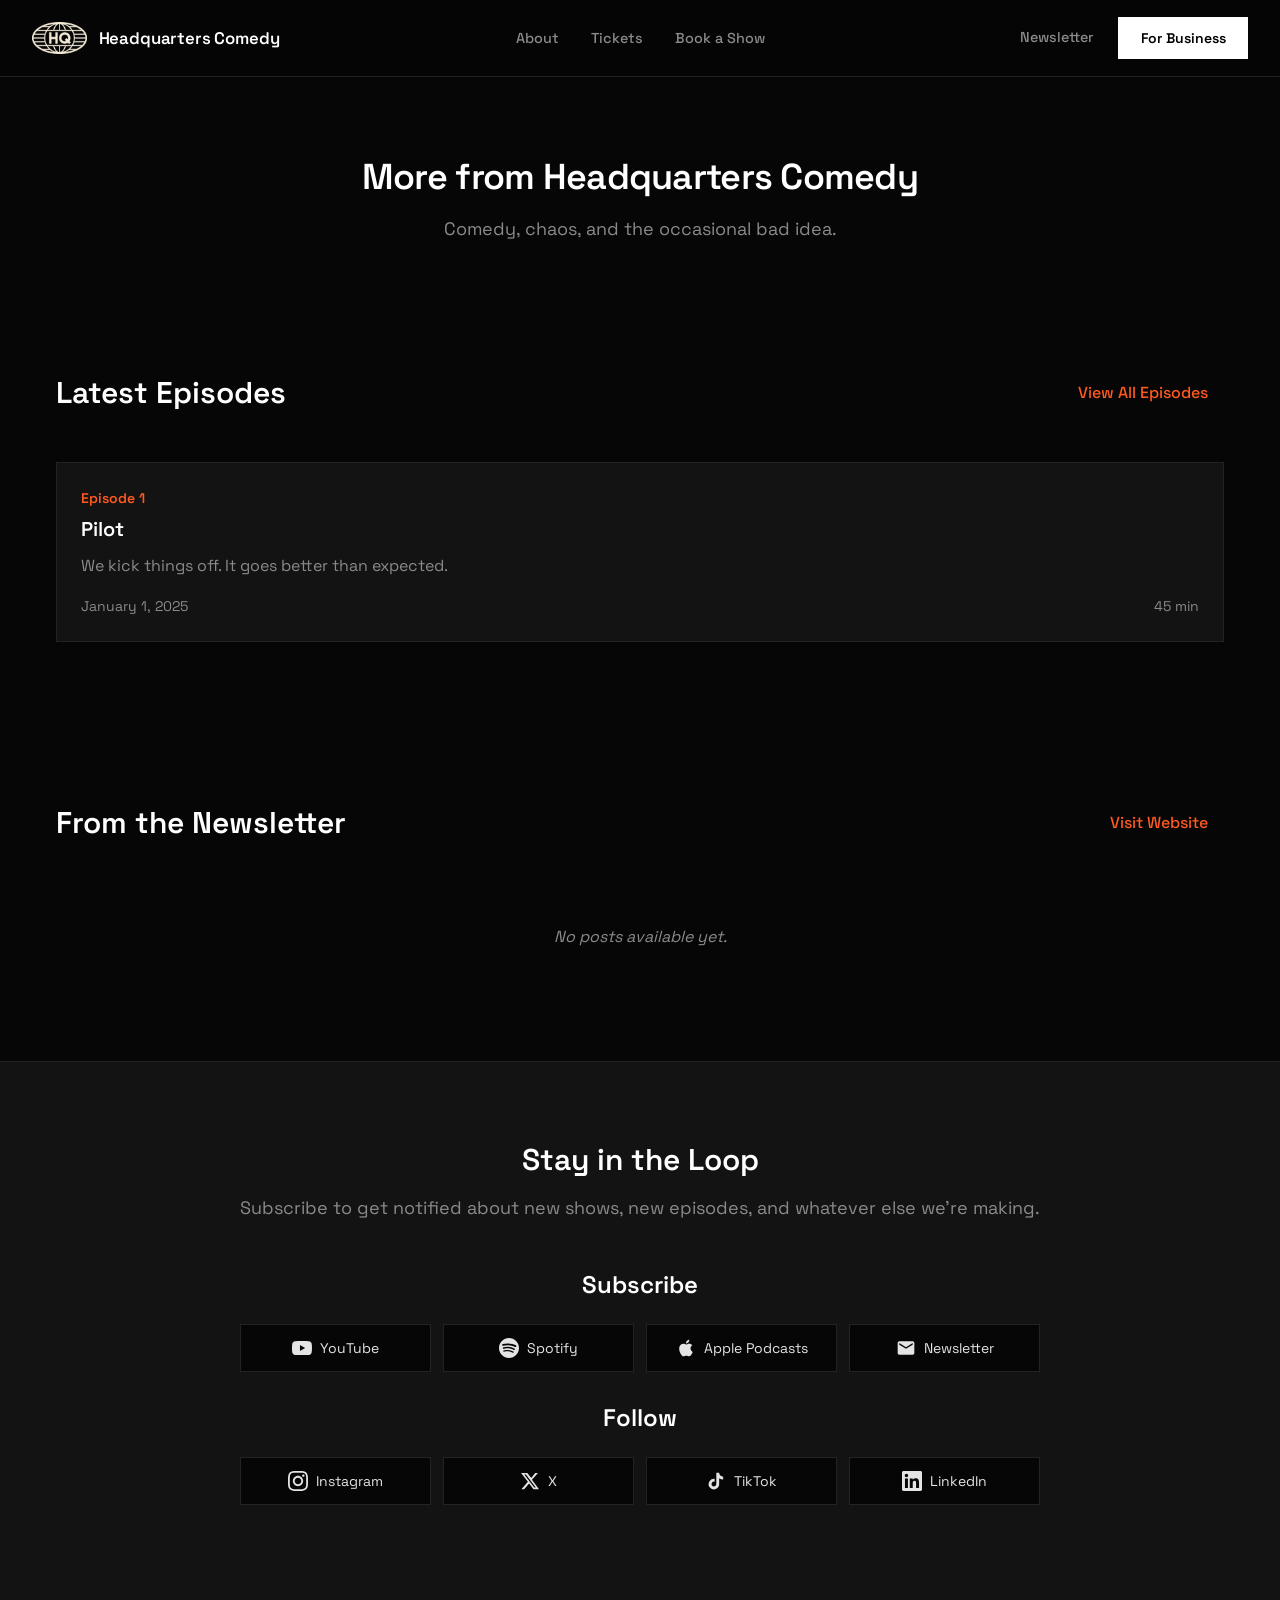
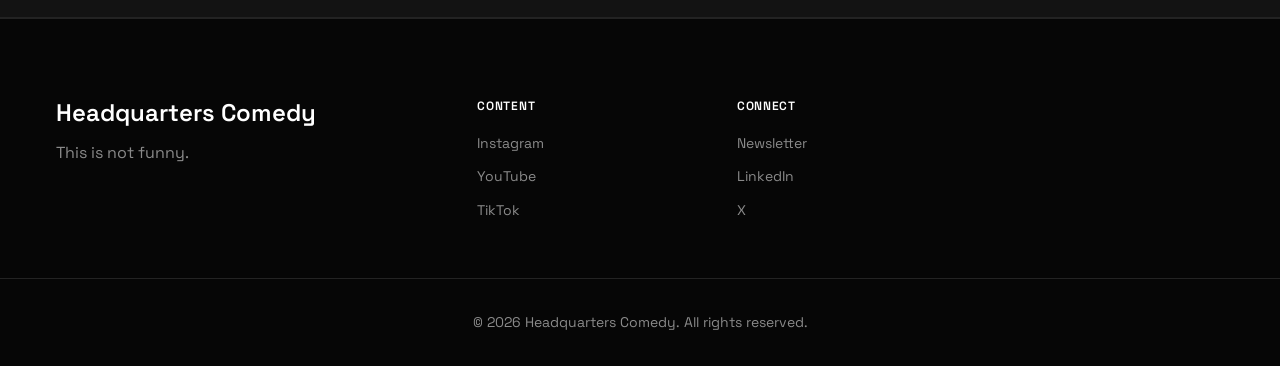
<file: more.html>
<!DOCTYPE html>
<html lang="en">
<head>
    <meta charset="UTF-8">
    <meta name="viewport" content="width=device-width, initial-scale=1.0">
    <title>More - Headquarters Comedy</title>
    <meta name="description" content="More content from Headquarters Comedy. Shows, episodes, and ways to connect.">
    <meta name="keywords" content="more, headquarters comedy, shows, episodes, newsletter">

    <!-- Open Graph / Facebook -->
    <meta property="og:type" content="website">
    <meta property="og:url" content="https://headquarterscomedy.com/more">
    <meta property="og:title" content="More - Headquarters Comedy">
    <meta property="og:description" content="Shows, episodes, and ways to connect">

    <!-- Twitter -->
    <meta property="twitter:card" content="summary_large_image">
    <meta property="twitter:url" content="https://headquarterscomedy.com/more">
    <meta property="twitter:title" content="More - Headquarters Comedy">
    <meta property="twitter:description" content="Shows, episodes, and ways to connect">

    <link rel="icon" href="/favicon.ico" sizes="48x48">
    <link rel="icon" type="image/png" sizes="32x32" href="/favicon-32x32.png">
    <link rel="icon" type="image/png" sizes="16x16" href="/favicon-16x16.png">
    <link rel="apple-touch-icon" sizes="180x180" href="/apple-touch-icon.png">
    <link rel="manifest" href="/site.webmanifest">
    <link rel="stylesheet" href="styles.css">
    <link rel="preconnect" href="https://fonts.googleapis.com">
    <link rel="preconnect" href="https://fonts.gstatic.com" crossorigin>
    <link href="https://fonts.googleapis.com/css2?family=Space+Grotesk:wght@300;400;500;600;700&display=swap" rel="stylesheet">
</head>
<body>
    <!-- Header -->
    <header class="header">
        <nav class="nav">
            <div class="nav-brand">
                <a href="/" class="brand-link">
                    <img src="graphic assets/Headquarters Comedy/HQ Logo OffWhite.png" alt="HQ" class="brand-icon" width="55" height="32">
                    <h1 class="brand-title">Headquarters Comedy</h1>
                </a>
            </div>
            <ul class="nav-links">
                <li><a href="/#about" class="nav-link">About</a></li>
                <li><a href="/#tickets" class="nav-link">Tickets</a></li>
                <li><a href="/#book" class="nav-link">Book a Show</a></li>
            </ul>
            <div class="nav-right">
                <a href="https://incompetencewetrust.beehiiv.com/" target="_blank" class="nav-link">Newsletter</a>
                <a href="https://www.headquartersagency.com" target="_blank" class="nav-cta">For Business</a>
            </div>
            <button class="mobile-menu-toggle" aria-label="Toggle mobile menu">
                <span></span>
                <span></span>
                <span></span>
            </button>
        </nav>
    </header>

    <!-- Mobile Menu Overlay -->
    <div class="mobile-menu-overlay">
        <div class="mobile-menu-panel">
            <div class="mobile-menu-header">
                <h3 class="mobile-menu-title">Menu</h3>
                <button class="mobile-menu-close" aria-label="Close menu">&times;</button>
            </div>
            <ul class="mobile-nav-links">
                <li><a href="/#about" class="nav-link">About</a></li>
                <li><a href="/#tickets" class="nav-link">Tickets</a></li>
                <li><a href="/#book" class="nav-link">Book a Show</a></li>
                <li><a href="https://incompetencewetrust.beehiiv.com/" target="_blank" class="nav-link">Newsletter</a></li>
                <li><a href="https://www.headquartersagency.com" target="_blank" class="nav-cta">For Business</a></li>
            </ul>
        </div>
    </div>

    <main>
        <!-- Page Header -->
        <section class="page-header">
            <div class="container">
                <h1>More from Headquarters Comedy</h1>
                <p>Comedy, chaos, and the occasional bad idea.</p>
            </div>
        </section>

        <!-- Latest Episodes -->
        <section class="latest-episodes">
            <div class="container">
                <div class="section-header">
                    <h2>Latest Episodes</h2>
                    <a href="#" class="view-all">View All Episodes</a>
                </div>
                <div class="episodes-grid" id="latest-episodes">
                    <div class="loading">Loading episodes...</div>
                </div>
            </div>
        </section>

        <!-- Recent Posts -->
        <section class="recent-posts">
            <div class="container">
                <div class="section-header">
                    <h2>From the Newsletter</h2>
                    <a href="#" target="_blank" class="view-all">Visit Website</a>
                </div>
                <div class="posts-grid" id="recent-posts">
                    <div class="loading">Loading posts...</div>
                </div>
            </div>
        </section>

        <!-- Subscribe Section -->
        <section class="subscribe" id="subscribe">
            <div class="container">
                <div class="subscribe-content">
                    <h2>Stay in the Loop</h2>
                    <p>Subscribe to get notified about new shows, new episodes, and whatever else we're making.</p>

                    <!-- Subscribe Section -->
                    <div class="podcast-platforms">
                        <h3>Subscribe</h3>
                        <div class="platforms-grid">
                            <a href="#" target="_blank" class="platform-link" data-platform="youtube">
                                <svg viewBox="0 0 24 24" fill="currentColor">
                                    <path d="M23.498 6.186a3.016 3.016 0 0 0-2.122-2.136C19.505 3.545 12 3.545 12 3.545s-7.505 0-9.377.505A3.017 3.017 0 0 0 .502 6.186C0 8.07 0 12 0 12s0 3.93.502 5.814a3.016 3.016 0 0 0 2.122 2.136c1.871.505 9.376.505 9.376.505s7.505 0 9.377-.505a3.015 3.015 0 0 0 2.122-2.136C24 15.93 24 12 24 12s0-3.93-.502-5.814zM9.545 15.568V8.432L15.818 12l-6.273 3.568z"/>
                                </svg>
                                <span>YouTube</span>
                            </a>
                            <a href="#" class="platform-link" data-platform="spotify">
                                <svg viewBox="0 0 24 24" fill="currentColor">
                                    <path d="M12 0C5.4 0 0 5.4 0 12s5.4 12 12 12 12-5.4 12-12S18.66 0 12 0zm5.521 17.34c-.24.359-.66.48-1.021.24-2.82-1.74-6.36-2.101-10.561-1.141-.418.122-.779-.179-.899-.539-.12-.421.18-.78.54-.9 4.56-1.021 8.52-.6 11.64 1.32.42.18.479.659.301 1.02zm1.44-3.3c-.301.42-.841.6-1.262.3-3.239-1.98-8.159-2.58-11.939-1.38-.479.12-1.02-.12-1.14-.6-.12-.48.12-1.021.6-1.141C9.6 9.9 15 10.561 18.72 12.84c.361.181.54.78.241 1.2zm.12-3.36C15.24 8.4 8.82 8.16 5.16 9.301c-.6.179-1.2-.181-1.38-.721-.18-.601.18-1.2.72-1.381 4.26-1.26 11.28-1.02 15.721 1.621.539.3.719 1.02.42 1.56-.299.421-1.02.599-1.559.3z"/>
                                </svg>
                                <span>Spotify</span>
                            </a>
                            <a href="#" class="platform-link" data-platform="apple">
                                <svg viewBox="0 0 24 24" fill="currentColor">
                                    <path d="M18.71 19.5c-.83 1.24-1.71 2.45-3.05 2.47-1.34.03-1.77-.79-3.29-.79-1.53 0-2 .77-3.27.82-1.31.05-2.3-1.32-3.14-2.53C4.25 17 2.94 12.45 4.7 9.39c.87-1.52 2.43-2.48 4.12-2.51 1.28-.02 2.5.87 3.29.87.78 0 2.26-1.07 3.81-.91.65.03 2.47.26 3.64 1.98-.09.06-2.17 1.28-2.15 3.81.03 3.02 2.65 4.03 2.68 4.04-.03.07-.42 1.44-1.38 2.83M13 3.5c.73-.83 1.94-1.46 2.94-1.5.13 1.17-.34 2.35-1.04 3.19-.69.85-1.83 1.51-2.95 1.42-.15-1.15.41-2.35 1.05-3.11z"/>
                                </svg>
                                <span>Apple Podcasts</span>
                            </a>
                            <a href="#" target="_blank" class="platform-link" data-platform="newsletter">
                                <svg viewBox="0 0 24 24" fill="currentColor">
                                    <path d="M20 4H4c-1.1 0-2 .9-2 2v12c0 1.1.9 2 2 2h16c1.1 0 2-.9 2-2V6c0-1.1-.9-2-2-2zm0 4l-8 5-8-5V6l8 5 8-5v2z"/>
                                </svg>
                                <span>Newsletter</span>
                            </a>
                        </div>
                    </div>

                    <!-- Follow Section -->
                    <div class="podcast-platforms">
                        <h3>Follow</h3>
                        <div class="platforms-grid">
                            <a href="#" target="_blank" class="platform-link" data-platform="instagram">
                                <svg viewBox="0 0 24 24" fill="currentColor">
                                    <path d="M12 2.163c3.204 0 3.584.012 4.85.07 3.252.148 4.771 1.691 4.919 4.919.058 1.265.069 1.645.069 4.849 0 3.205-.012 3.584-.069 4.849-.149 3.225-1.664 4.771-4.919 4.919-1.266.058-1.644.07-4.85.07-3.204 0-3.584-.012-4.849-.07-3.26-.149-4.771-1.699-4.919-4.92-.058-1.265-.07-1.644-.07-4.849 0-3.204.013-3.583.07-4.849.149-3.227 1.664-4.771 4.919-4.919 1.266-.057 1.645-.069 4.849-.069zm0-2.163c-3.259 0-3.667.014-4.947.072-4.358.2-6.78 2.618-6.98 6.98-.059 1.281-.073 1.689-.073 4.948 0 3.259.014 3.668.072 4.948.2 4.358 2.618 6.78 6.98 6.98 1.281.058 1.689.072 4.948.072 3.259 0 3.668-.014 4.948-.072 4.354-.2 6.782-2.618 6.979-6.98.059-1.28.073-1.689.073-4.948 0-3.259-.014-3.667-.072-4.947-.196-4.354-2.617-6.78-6.979-6.98-1.281-.059-1.69-.073-4.949-.073zm0 5.838c-3.403 0-6.162 2.759-6.162 6.162s2.759 6.163 6.162 6.163 6.162-2.759 6.162-6.163c0-3.403-2.759-6.162-6.162-6.162zm0 10.162c-2.209 0-4-1.79-4-4 0-2.209 1.791-4 4-4s4 1.791 4 4c0 2.21-1.791 4-4 4zm6.406-11.845c-.796 0-1.441.645-1.441 1.44s.645 1.44 1.441 1.44c.795 0 1.439-.645 1.439-1.44s-.644-1.44-1.439-1.44z"/>
                                </svg>
                                <span>Instagram</span>
                            </a>
                            <a href="#" target="_blank" class="platform-link" data-platform="x">
                                <svg viewBox="0 0 24 24" fill="currentColor">
                                    <path d="M18.244 2.25h3.308l-7.227 8.26 8.502 11.24H16.17l-5.214-6.817L4.99 21.75H1.68l7.73-8.835L1.254 2.25H8.80l4.713 6.231zm-1.161 17.52h1.833L7.084 4.126H5.117z"/>
                                </svg>
                                <span>X</span>
                            </a>
                            <a href="#" target="_blank" class="platform-link" data-platform="tiktok">
                                <svg viewBox="0 0 24 24" fill="currentColor">
                                    <path d="M19.589 6.686a4.793 4.793 0 0 1-3.77-4.245V2h-3.445v13.672a2.896 2.896 0 0 1-5.201 1.743l-.002-.001.002.001a2.895 2.895 0 0 1 3.183-4.51v-3.5a6.329 6.329 0 0 0-5.394 10.692 6.33 6.33 0 0 0 10.857-4.424V8.687a8.182 8.182 0 0 0 4.773 1.526V6.79a4.831 4.831 0 0 1-1.003-.104z"/>
                                </svg>
                                <span>TikTok</span>
                            </a>
                            <a href="#" class="platform-link" data-platform="linkedin">
                                <svg viewBox="0 0 24 24" fill="currentColor">
                                    <path d="M20.447 20.452h-3.554v-5.569c0-1.328-.027-3.037-1.852-3.037-1.853 0-2.136 1.445-2.136 2.939v5.667H9.351V9h3.414v1.561h.046c.477-.9 1.637-1.85 3.37-1.85 3.601 0 4.267 2.37 4.267 5.455v6.286zM5.337 7.433c-1.144 0-2.063-.926-2.063-2.065 0-1.138.92-2.063 2.063-2.063 1.14 0 2.064.925 2.064 2.063 0 1.139-.925 2.065-2.064 2.065zm1.782 13.019H3.555V9h3.564v11.452zM22.225 0H1.771C.792 0 0 .774 0 1.729v20.542C0 23.227.792 24 1.771 24h20.451C23.2 24 24 23.227 24 22.271V1.729C24 .774 23.2 0 22.222 0h.003z"/>
                                </svg>
                                <span>LinkedIn</span>
                            </a>
                        </div>
                    </div>

                    <!-- Newsletter Signup -->
                    <div class="newsletter-signup" id="newsletter-signup">
                        <!-- Populated by subscribe_embed from config.json -->
                    </div>
                </div>
            </div>
        </section>
    </main>

    <!-- Footer -->
    <footer class="footer">
        <div class="container">
            <div class="footer-content">
                                <div class="footer-brand">
                    <h3>Headquarters Comedy</h3>
                    <p>This is not funny.</p>
                </div>
                <div class="footer-links">
                    <div class="link-group">
                        <h4>Content</h4>
                        <ul>
                            <li><a href="https://www.instagram.com/headquarterscomedy/" target="_blank" id="footer-instagram">Instagram</a></li>
                            <li><a href="https://www.youtube.com/channel/UCed2HPvJnyLooOvQ2tu14Aw" target="_blank" id="footer-youtube">YouTube</a></li>
                            <li><a href="https://www.tiktok.com/@headquarterscomedy" target="_blank" id="footer-tiktok">TikTok</a></li>
                        </ul>
                    </div>
                    <div class="link-group">
                        <h4>Connect</h4>
                        <ul>
                            <li><a href="https://incompetencewetrust.beehiiv.com/" target="_blank" id="footer-newsletter">Newsletter</a></li>
                            <li><a href="https://www.linkedin.com/company/headquarters-comedy/" target="_blank" id="footer-linkedin">LinkedIn</a></li>
                            <li><a href="https://x.com/hq_comedy" target="_blank" id="footer-x">X</a></li>
                        </ul>
                    </div>
                </div>
                </div>
            </div>
            <div class="footer-bottom">
                <p>&copy; 2026 Headquarters Comedy. All rights reserved.</p>
            </div>
        </div>
    </footer>

    <script src="scripts/app.js"></script>
</body>
</html>
</file>
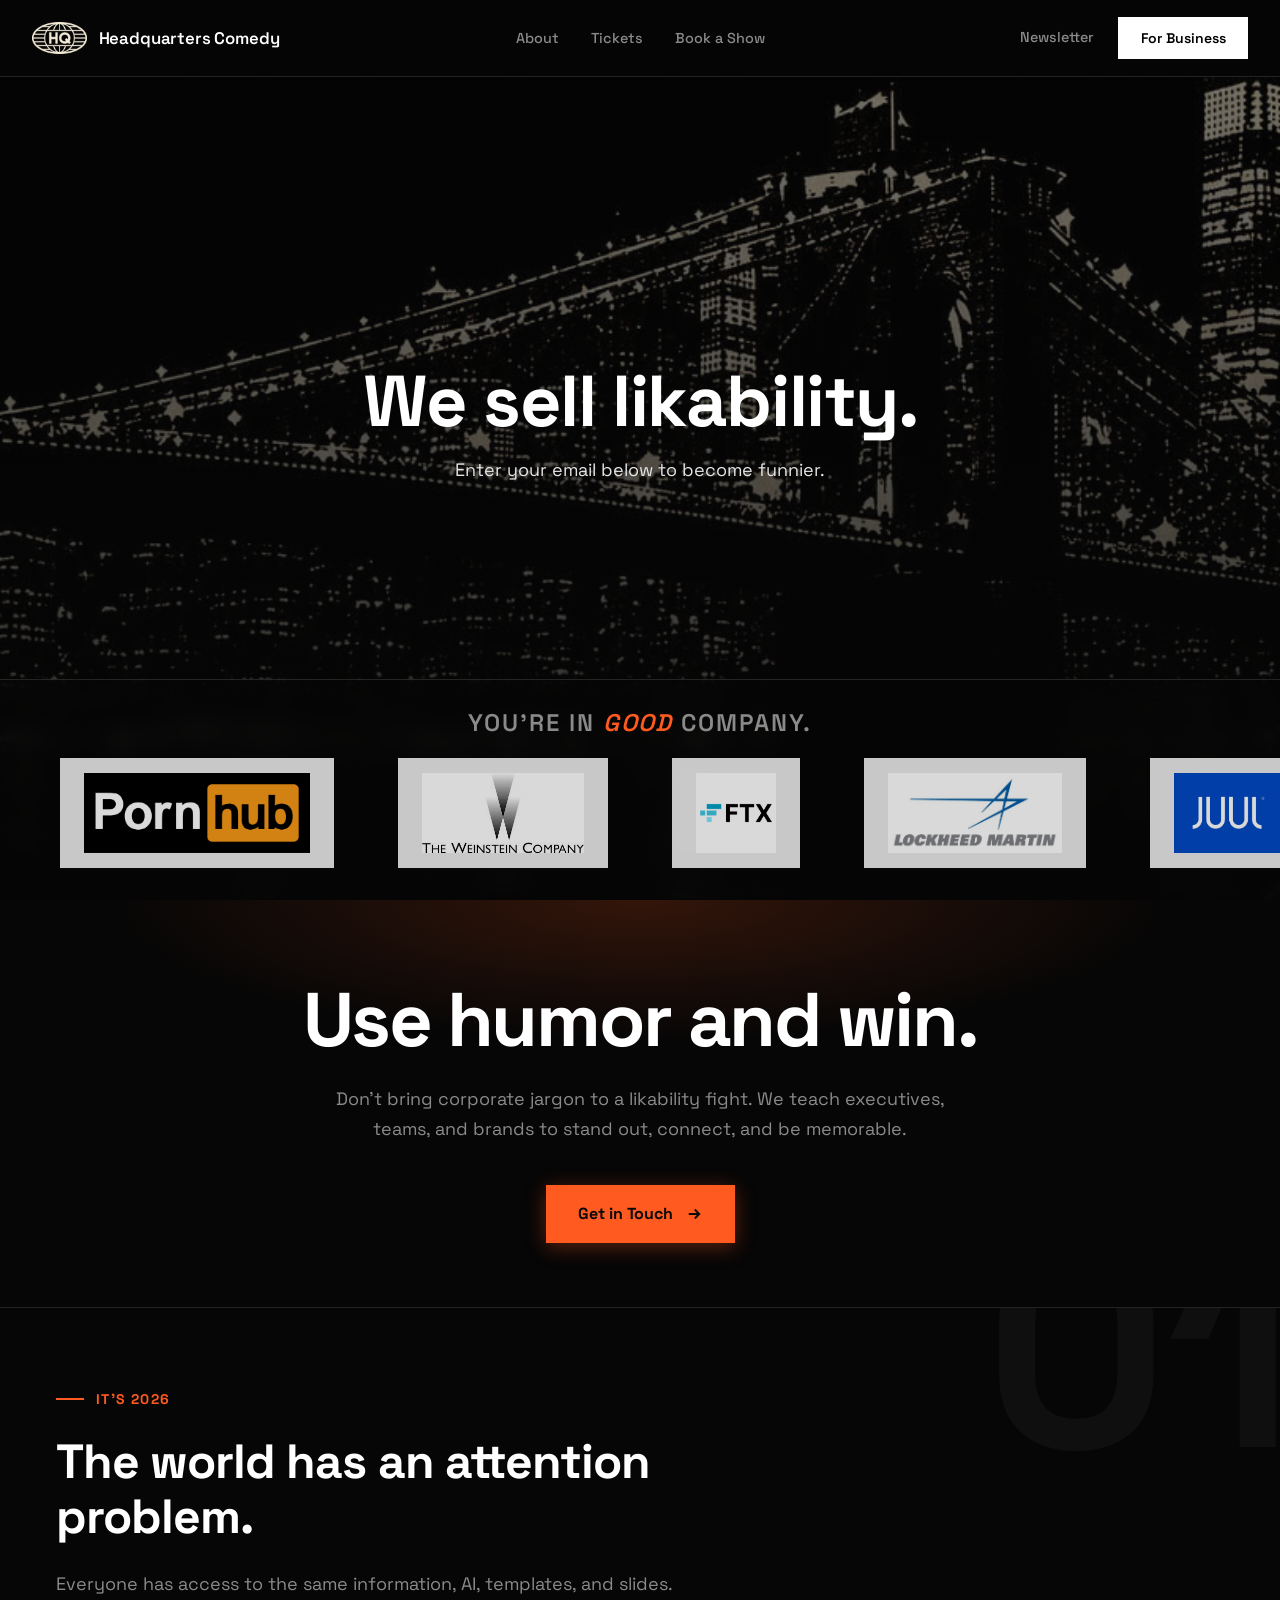
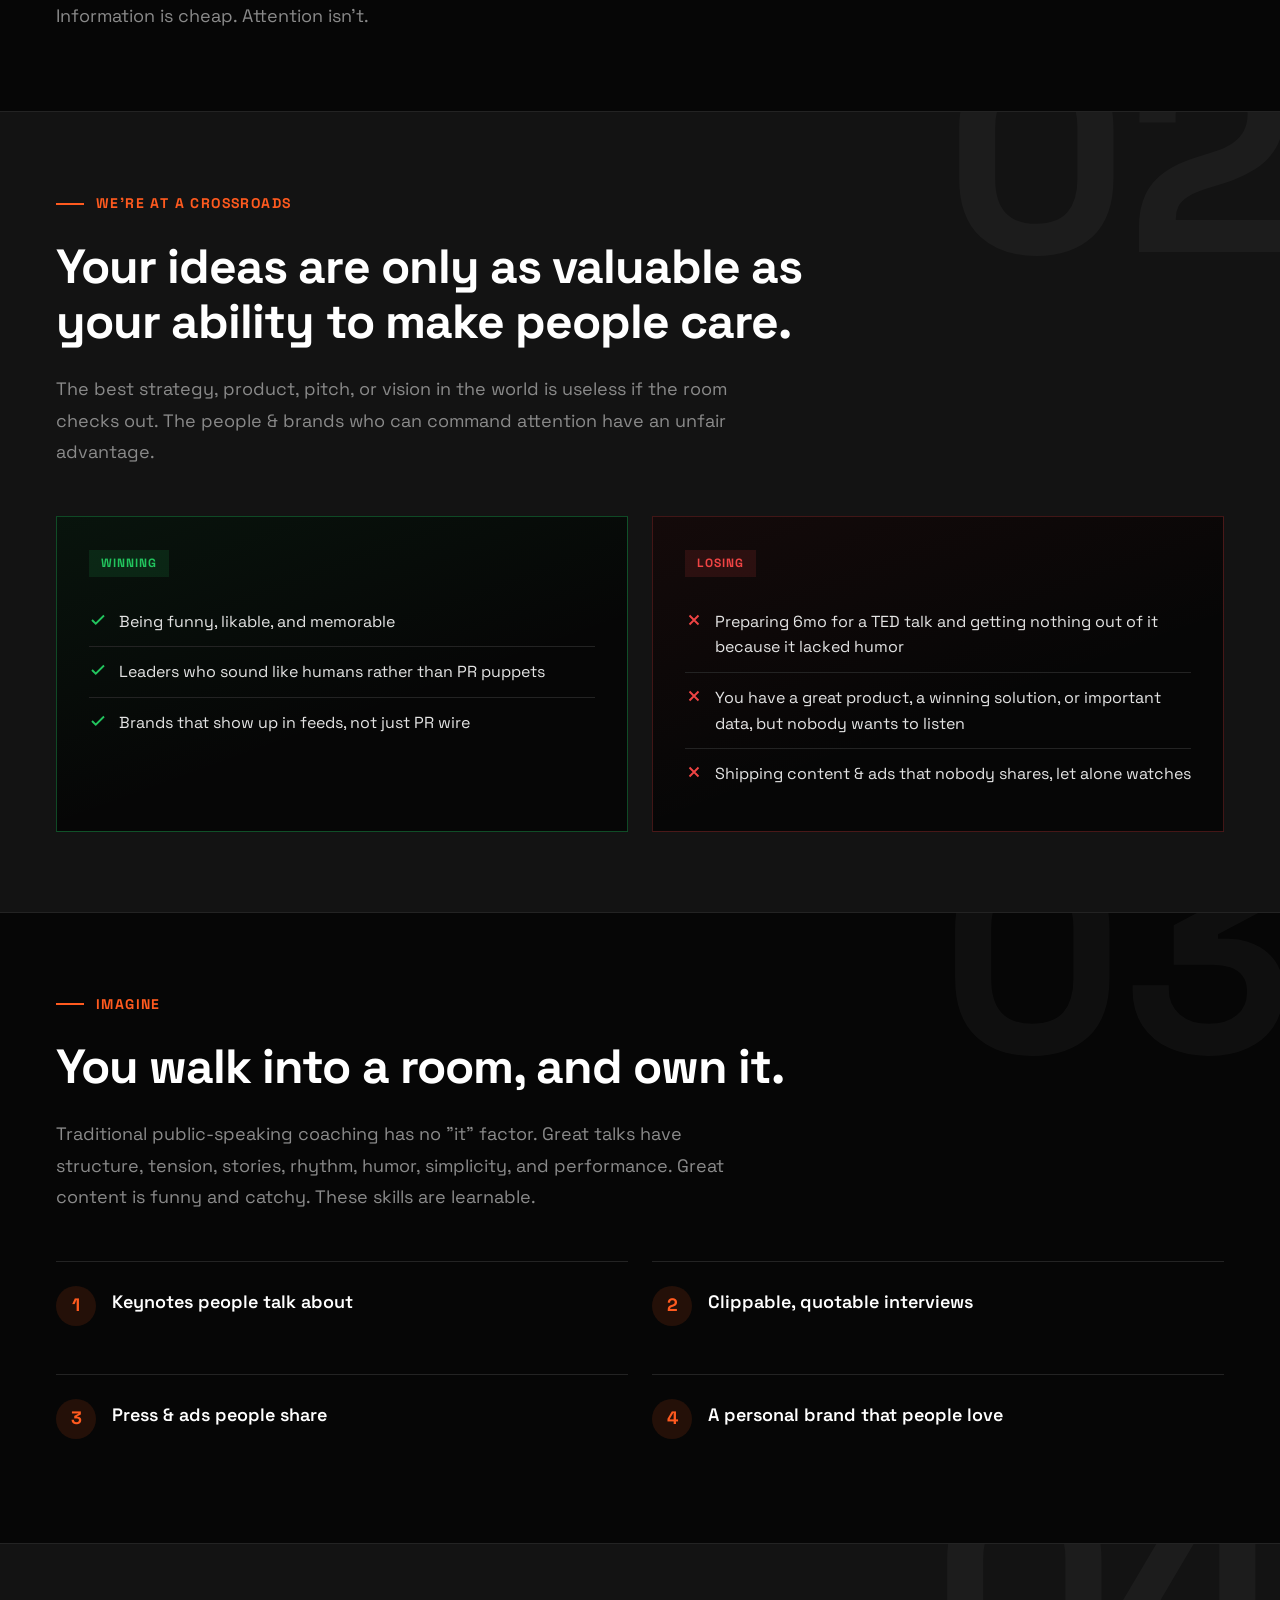
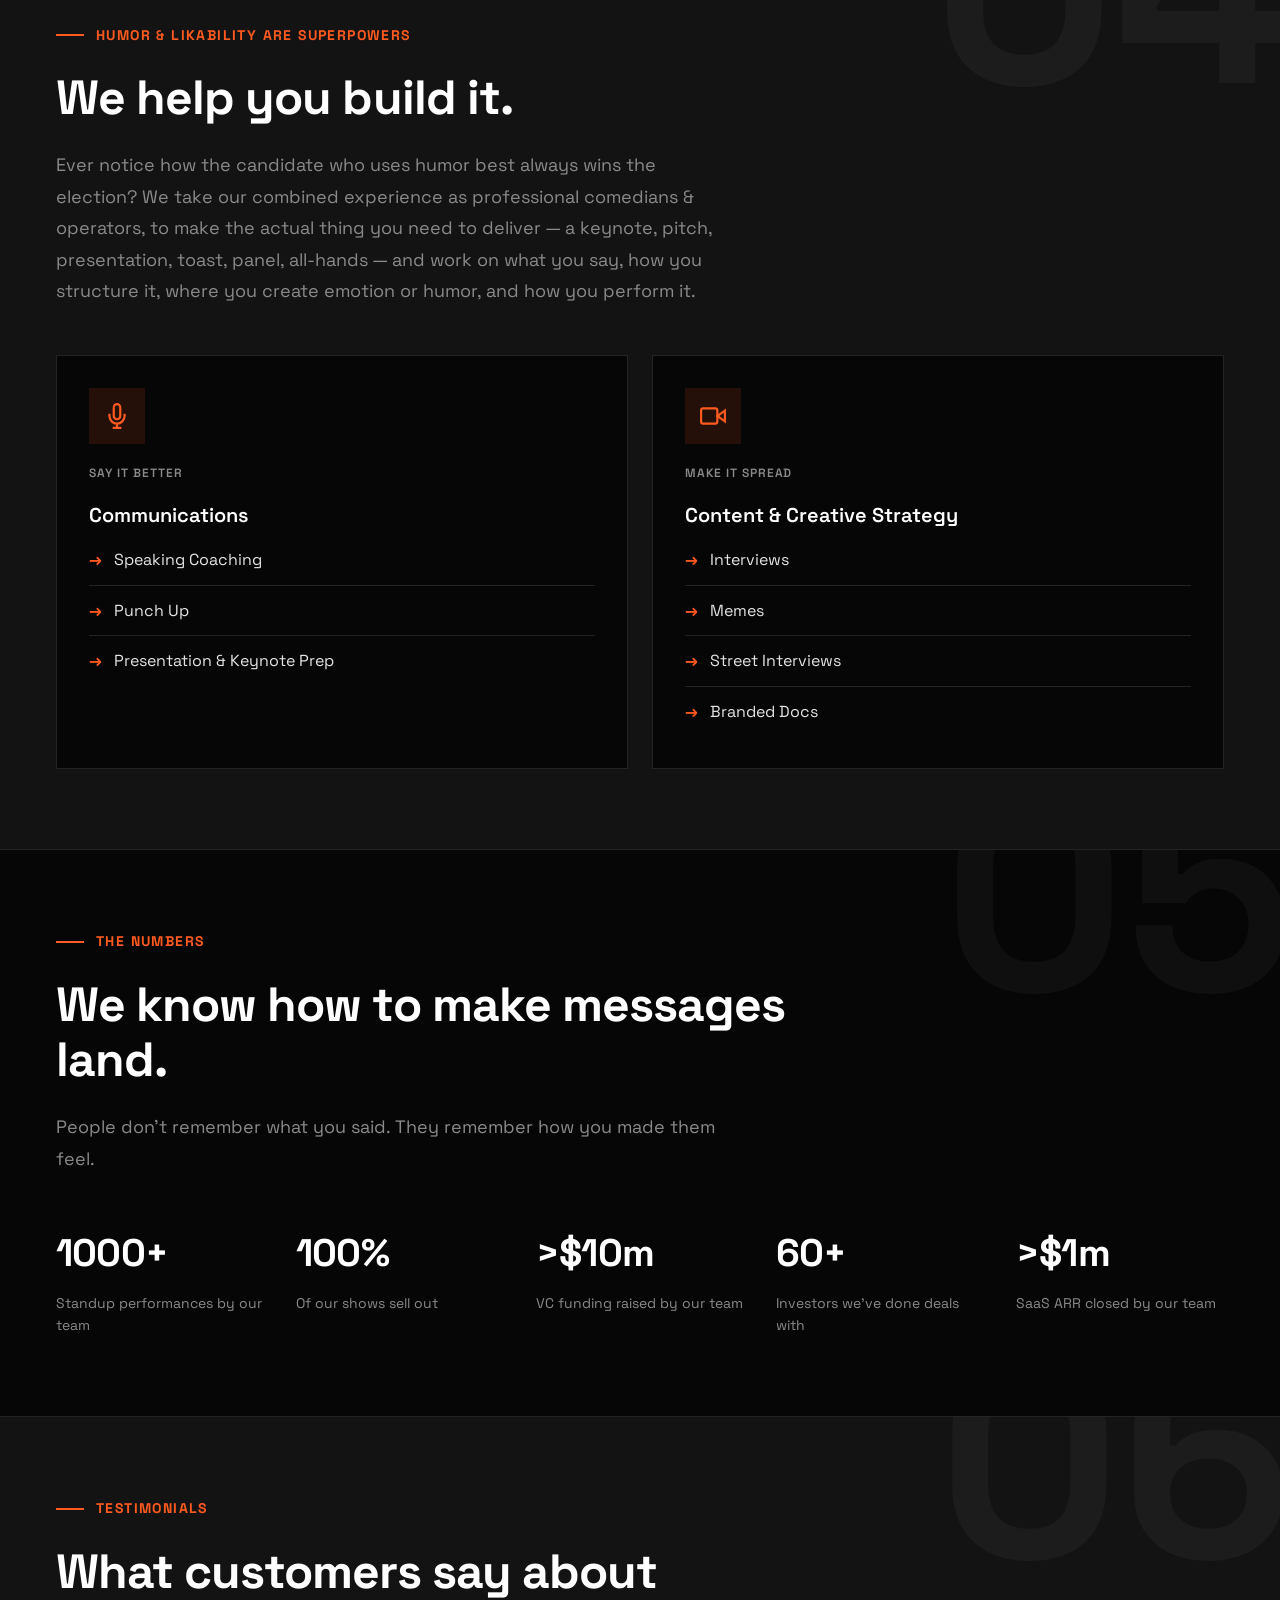
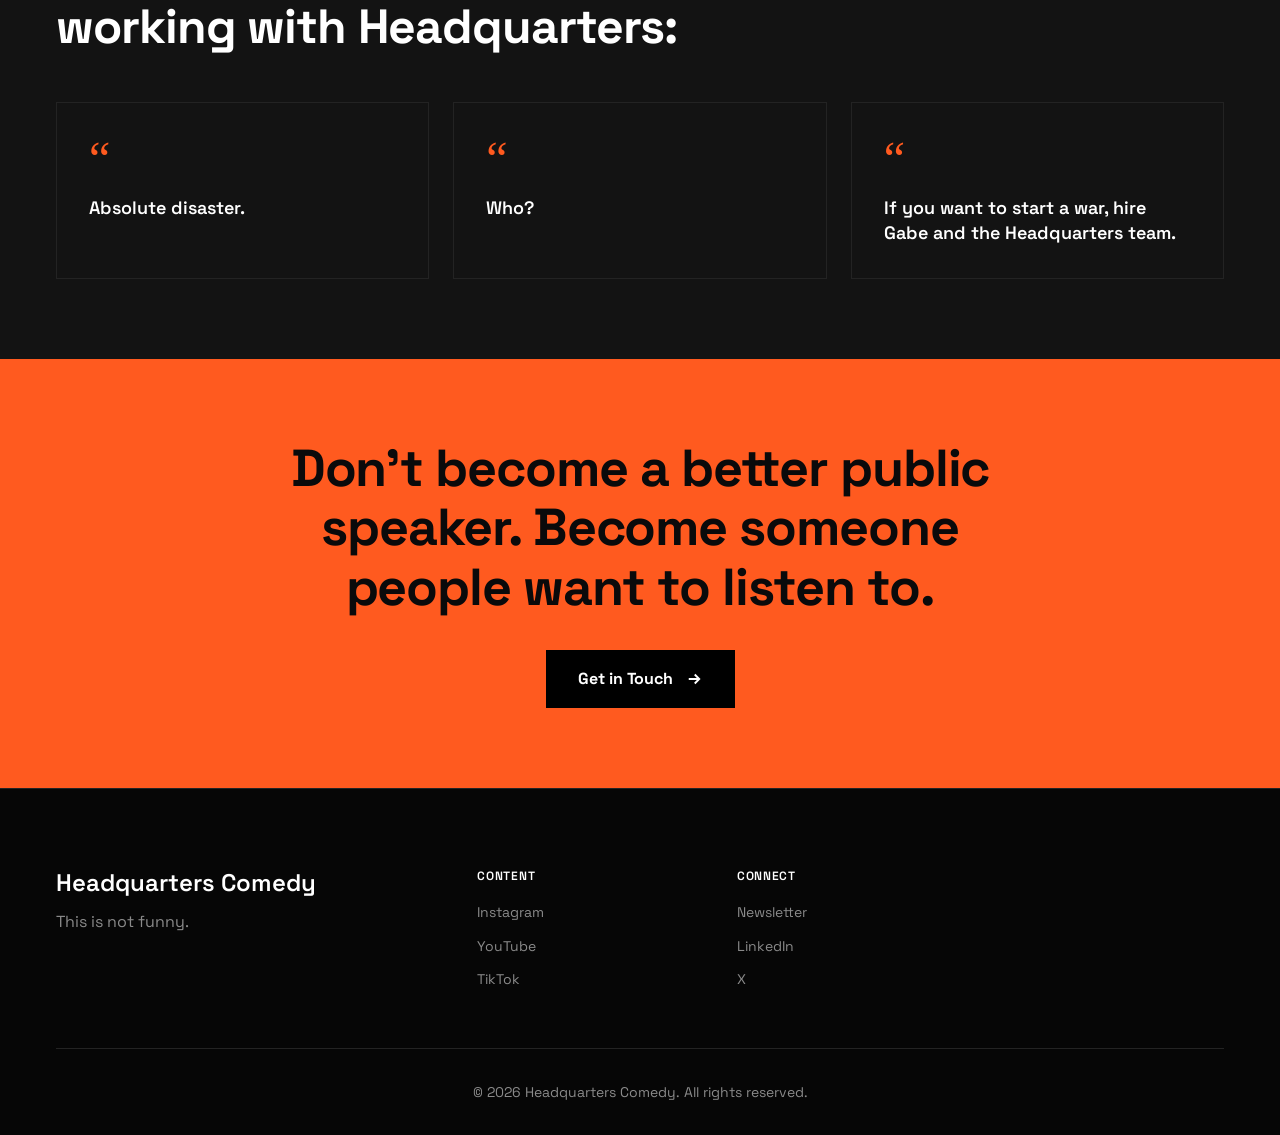
<file: partnerships.html>
<!DOCTYPE html>
<html lang="en">
<head>
    <meta charset="UTF-8">
    <meta name="viewport" content="width=device-width, initial-scale=1.0">
    <title>Partnerships - Headquarters Comedy</title>
    <meta name="description" content="Headquarters Comedy Partnerships: communications coaching and content strategy — speaking coaching, punch up, keynote prep, interviews, memes, street interviews, and branded docs.">
    <meta name="keywords" content="speaking coaching, punch up, keynote prep, content strategy, branded content, headquarters comedy, partnerships">

    <!-- Open Graph / Facebook -->
    <meta property="og:type" content="website">
    <meta property="og:url" content="https://headquarterscomedy.com/partnerships">
    <meta property="og:title" content="Partnerships - Headquarters Comedy">
    <meta property="og:description" content="Communications coaching and content strategy from Headquarters Comedy.">

    <!-- Twitter -->
    <meta property="twitter:card" content="summary_large_image">
    <meta property="twitter:url" content="https://headquarterscomedy.com/partnerships">
    <meta property="twitter:title" content="Partnerships - Headquarters Comedy">
    <meta property="twitter:description" content="Communications coaching and content strategy from Headquarters Comedy.">

    <link rel="icon" href="/favicon.ico" sizes="48x48">
    <link rel="icon" type="image/png" sizes="32x32" href="/favicon-32x32.png">
    <link rel="icon" type="image/png" sizes="16x16" href="/favicon-16x16.png">
    <link rel="apple-touch-icon" sizes="180x180" href="/apple-touch-icon.png">
    <link rel="manifest" href="/site.webmanifest">
    <link rel="stylesheet" href="styles.css">
    <link rel="preconnect" href="https://fonts.googleapis.com">
    <link rel="preconnect" href="https://fonts.gstatic.com" crossorigin>
    <link rel="dns-prefetch" href="https://subscribe-forms.beehiiv.com">
    <link rel="preconnect" href="https://subscribe-forms.beehiiv.com" crossorigin>
    <link rel="preload" as="script" href="https://subscribe-forms.beehiiv.com/v3/loader.js" crossorigin>
    <link href="https://fonts.googleapis.com/css2?family=Space+Grotesk:wght@300;400;500;600;700&display=swap" rel="stylesheet">
</head>
<body>
    <!-- Header -->
    <header class="header">
        <nav class="nav">
            <div class="nav-brand">
                <a href="/" class="brand-link">
                    <img src="graphic assets/Headquarters Comedy/HQ Logo OffWhite.png" alt="HQ" class="brand-icon" width="55" height="32">
                    <h1 class="brand-title">Headquarters Comedy</h1>
                </a>
            </div>
            <ul class="nav-links">
                <li><a href="/#about" class="nav-link">About</a></li>
                <li><a href="/#tickets" class="nav-link">Tickets</a></li>
                <li><a href="/#book" class="nav-link">Book a Show</a></li>
            </ul>
            <div class="nav-right">
                <a href="https://incompetencewetrust.beehiiv.com/" target="_blank" class="nav-link">Newsletter</a>
                <a href="https://www.headquartersagency.com" target="_blank" class="nav-cta">For Business</a>
            </div>
            <button class="mobile-menu-toggle" aria-label="Toggle mobile menu">
                <span></span>
                <span></span>
                <span></span>
            </button>
        </nav>
    </header>

    <!-- Mobile Menu Overlay -->
    <div class="mobile-menu-overlay">
        <div class="mobile-menu-panel">
            <div class="mobile-menu-header">
                <h3 class="mobile-menu-title">Menu</h3>
                <button class="mobile-menu-close" aria-label="Close menu">&times;</button>
            </div>
            <ul class="mobile-nav-links">
                <li><a href="/#about" class="nav-link">About</a></li>
                <li><a href="/#tickets" class="nav-link">Tickets</a></li>
                <li><a href="/#book" class="nav-link">Book a Show</a></li>
                <li><a href="https://incompetencewetrust.beehiiv.com/" target="_blank" class="nav-link">Newsletter</a></li>
                <li><a href="https://www.headquartersagency.com" target="_blank" class="nav-cta">For Business</a></li>
            </ul>
        </div>
    </div>

    <!-- Main Content -->
    <main class="main-content">
        <!-- Home Hero -->
        <section class="home-hero">
            <div class="home-hero-bg"></div>
            <div class="home-hero-scrim"></div>
            <div class="home-hero-content">
                <h1 class="home-hero-title">We sell likability.</h1>
                <p class="home-hero-subtitle">Enter your email below to become funnier.</p>
                <div class="home-hero-signup">
                    <div class="newsletter-embed-container">
                        <script async fetchpriority="high" src="https://subscribe-forms.beehiiv.com/v3/loader.js" data-beehiiv-form="706c65d7-5d79-4d82-8b9e-1068d15b6c2e"></script>
                    </div>
                </div>
            </div>

            <!-- Sponsor Ticker -->
            <div class="hero-sponsor-ticker">
                <div class="hero-ticker-label lg">
                    <span>You're in <em>good</em> company.</span>
                </div>
                <div class="hero-ticker-track sponsors-track">
                    <div class="sponsor-slide">
                        <img src="sponsor_logos/Logo_FTX.png" alt="FTX">
                    </div>
                    <div class="sponsor-slide">
                        <img src="sponsor_logos/Logo_Lockheed.Martin.jpg" alt="Lockheed Martin">
                    </div>
                    <div class="sponsor-slide">
                        <img src="sponsor_logos/Logo_Juul.jpg" alt="Juul">
                    </div>
                    <div class="sponsor-slide">
                        <img src="sponsor_logos/Logo_Boeing.jpg" alt="Boeing">
                    </div>
                    <div class="sponsor-slide">
                        <img src="sponsor_logos/Logo_Palantir.jpg" alt="Palantir">
                    </div>
                    <div class="sponsor-slide">
                        <img src="sponsor_logos/Logo_DOD.jpg" alt="Department of Defense">
                    </div>
                    <div class="sponsor-slide">
                        <img src="sponsor_logos/Logo_Alcatraz.jpg" alt="Alcatraz">
                    </div>
                    <div class="sponsor-slide">
                        <img src="sponsor_logos/Logo_Pornhub.png" alt="Pornhub">
                    </div>
                    <div class="sponsor-slide">
                        <img src="sponsor_logos/Logo_Weinstein.jpg" alt="Weinstein Company">
                    </div>
                    <!-- Duplicate for seamless loop -->
                    <div class="sponsor-slide">
                        <img src="sponsor_logos/Logo_FTX.png" alt="FTX">
                    </div>
                    <div class="sponsor-slide">
                        <img src="sponsor_logos/Logo_Lockheed.Martin.jpg" alt="Lockheed Martin">
                    </div>
                    <div class="sponsor-slide">
                        <img src="sponsor_logos/Logo_Juul.jpg" alt="Juul">
                    </div>
                    <div class="sponsor-slide">
                        <img src="sponsor_logos/Logo_Boeing.jpg" alt="Boeing">
                    </div>
                    <div class="sponsor-slide">
                        <img src="sponsor_logos/Logo_Palantir.jpg" alt="Palantir">
                    </div>
                    <div class="sponsor-slide">
                        <img src="sponsor_logos/Logo_DOD.jpg" alt="Department of Defense">
                    </div>
                    <div class="sponsor-slide">
                        <img src="sponsor_logos/Logo_Alcatraz.jpg" alt="Alcatraz">
                    </div>
                    <div class="sponsor-slide">
                        <img src="sponsor_logos/Logo_Pornhub.png" alt="Pornhub">
                    </div>
                    <div class="sponsor-slide">
                        <img src="sponsor_logos/Logo_Weinstein.jpg" alt="Weinstein Company">
                    </div>
                </div>
            </div>
        </section>

        <!-- Pitch content -->
        <section class="pitch-hero">
                <div class="container">
                    <h1>Use humor and win.</h1>
                    <p>Don't bring corporate jargon to a likability fight. We teach executives, teams, and brands to stand out, connect, and be memorable.</p>
                    <a href="get-in-touch.html" class="pitch-btn">
                        Get in Touch
                        <svg width="18" height="18" viewBox="0 0 24 24" fill="none" stroke="currentColor" stroke-width="2.5">
                            <path d="M5 12h14M13 6l6 6-6 6"/>
                        </svg>
                    </a>
                </div>
            </section>

            <!-- 01: The Big Change -->
            <section class="pitch-section">
                <span class="pitch-ghost-number">01</span>
                <div class="container pitch-section-inner">
                    <span class="pitch-eyebrow">It's 2026</span>
                    <h2 class="pitch-heading">The world has an attention problem.</h2>
                    <p class="pitch-body">
                        Everyone has access to the same information, AI, templates, and slides. Information is cheap. Attention isn't.
                    </p>
                </div>
            </section>

            <!-- 02: Winners & Losers -->
            <section class="pitch-section alt">
                <span class="pitch-ghost-number">02</span>
                <div class="container pitch-section-inner">
                    <span class="pitch-eyebrow">We're at a Crossroads</span>
                    <h2 class="pitch-heading">Your ideas are only as valuable as your ability to make people care.</h2>
                    <p class="pitch-body">The best strategy, product, pitch, or vision in the world is useless if the room checks out. The people &amp; brands who can command attention have an unfair advantage.</p>

                    <div class="wl-grid">
                        <div class="wl-card winning">
                            <span class="wl-label">Winning</span>
                            <ul>
                                <li>
                                    <svg viewBox="0 0 24 24" fill="none" stroke="currentColor" stroke-width="2.5"><path d="M20 6L9 17l-5-5"/></svg>
                                    Being funny, likable, and memorable
                                </li>
                                <li>
                                    <svg viewBox="0 0 24 24" fill="none" stroke="currentColor" stroke-width="2.5"><path d="M20 6L9 17l-5-5"/></svg>
                                    Leaders who sound like humans rather than PR puppets
                                </li>
                                <li>
                                    <svg viewBox="0 0 24 24" fill="none" stroke="currentColor" stroke-width="2.5"><path d="M20 6L9 17l-5-5"/></svg>
                                    Brands that show up in feeds, not just PR wire
                                </li>
                            </ul>
                        </div>
                        <div class="wl-card losing">
                            <span class="wl-label">Losing</span>
                            <ul>
                                <li>
                                    <svg viewBox="0 0 24 24" fill="none" stroke="currentColor" stroke-width="2.5"><path d="M18 6L6 18M6 6l12 12"/></svg>
                                    Preparing 6mo for a TED talk and getting nothing out of it because it lacked humor
                                </li>
                                <li>
                                    <svg viewBox="0 0 24 24" fill="none" stroke="currentColor" stroke-width="2.5"><path d="M18 6L6 18M6 6l12 12"/></svg>
                                    You have a great product, a winning solution, or important data, but nobody wants to listen
                                </li>
                                <li>
                                    <svg viewBox="0 0 24 24" fill="none" stroke="currentColor" stroke-width="2.5"><path d="M18 6L6 18M6 6l12 12"/></svg>
                                    Shipping content &amp; ads that nobody shares, let alone watches
                                </li>
                            </ul>
                        </div>
                    </div>
                </div>
            </section>

            <!-- 03: The Promised Land -->
            <section class="pitch-section">
                <span class="pitch-ghost-number">03</span>
                <div class="container pitch-section-inner">
                    <span class="pitch-eyebrow">Imagine</span>
                    <h2 class="pitch-heading">You walk into a room, and own it.</h2>
                    <p class="pitch-body">Traditional public-speaking coaching has no "it" factor. Great talks have structure, tension, stories, rhythm, humor, simplicity, and performance. Great content is funny and catchy. These skills are learnable.</p>

                    <div class="promised-grid">
                        <div class="promised-item">
                            <div class="promised-item-mark">1</div>
                            <div>
                                <h4>Keynotes people talk about</h4>
                            </div>
                        </div>
                        <div class="promised-item">
                            <div class="promised-item-mark">2</div>
                            <div>
                                <h4>Clippable, quotable interviews</h4>
                            </div>
                        </div>
                        <div class="promised-item">
                            <div class="promised-item-mark">3</div>
                            <div>
                                <h4>Press &amp; ads people share</h4>
                            </div>
                        </div>
                        <div class="promised-item">
                            <div class="promised-item-mark">4</div>
                            <div>
                                <h4>A personal brand that people love</h4>
                            </div>
                        </div>
                    </div>
                </div>
            </section>

            <!-- 04: Humor & Likability -->
            <section class="pitch-section alt">
                <span class="pitch-ghost-number">04</span>
                <div class="container pitch-section-inner">
                    <span class="pitch-eyebrow">Humor &amp; Likability Are Superpowers</span>
                    <h2 class="pitch-heading">We help you build it.</h2>
                    <p class="pitch-body">Ever notice how the candidate who uses humor best always wins the election? We take our combined experience as professional comedians &amp; operators, to make the actual thing you need to deliver — a keynote, pitch, presentation, toast, panel, all-hands — and work on what you say, how you structure it, where you create emotion or humor, and how you perform it.</p>

                    <div class="abilities-grid">
                        <div class="ability-card">
                            <div class="ability-card-icon">
                                <svg viewBox="0 0 24 24" fill="none" stroke="currentColor" stroke-width="2">
                                    <path d="M12 1a3 3 0 0 0-3 3v8a3 3 0 0 0 6 0V4a3 3 0 0 0-3-3z"/>
                                    <path d="M19 10v2a7 7 0 0 1-14 0v-2M12 19v4M8 23h8"/>
                                </svg>
                            </div>
                            <span class="ability-card-tag">Say it better</span>
                            <h3>Communications</h3>
                            <ul>
                                <li>Speaking Coaching</li>
                                <li>Punch Up</li>
                                <li>Presentation &amp; Keynote Prep</li>
                            </ul>
                        </div>
                        <div class="ability-card">
                            <div class="ability-card-icon">
                                <svg viewBox="0 0 24 24" fill="none" stroke="currentColor" stroke-width="2">
                                    <path d="M23 7l-7 5 7 5V7z"/>
                                    <rect x="1" y="5" width="15" height="14" rx="2"/>
                                </svg>
                            </div>
                            <span class="ability-card-tag">Make it spread</span>
                            <h3>Content &amp; Creative Strategy</h3>
                            <ul>
                                <li>Interviews</li>
                                <li>Memes</li>
                                <li>Street Interviews</li>
                                <li>Branded Docs</li>
                            </ul>
                        </div>
                    </div>
                </div>
            </section>

            <!-- 05: Stats -->
            <section class="pitch-section">
                <span class="pitch-ghost-number">05</span>
                <div class="container pitch-section-inner">
                    <span class="pitch-eyebrow">The Numbers</span>
                    <h2 class="pitch-heading">We know how to make messages land.</h2>
                    <p class="pitch-body">People don't remember what you said. They remember how you made them feel.</p>

                    <div class="proof-stats">
                        <div>
                            <div class="proof-stat-value">1000+</div>
                            <div class="proof-stat-label">Standup performances by our team</div>
                        </div>
                        <div>
                            <div class="proof-stat-value">100%</div>
                            <div class="proof-stat-label">Of our shows sell out</div>
                        </div>
                        <div>
                            <div class="proof-stat-value">&gt;$10m</div>
                            <div class="proof-stat-label">VC funding raised by our team</div>
                        </div>
                        <div>
                            <div class="proof-stat-value">60+</div>
                            <div class="proof-stat-label">Investors we've done deals with</div>
                        </div>
                        <div>
                            <div class="proof-stat-value">&gt;$1m</div>
                            <div class="proof-stat-label">SaaS ARR closed by our team</div>
                        </div>
                    </div>
                </div>
            </section>

            <!-- 06: Testimonials -->
            <section class="pitch-section alt">
                <span class="pitch-ghost-number">06</span>
                <div class="container pitch-section-inner">
                    <span class="pitch-eyebrow">Testimonials</span>
                    <h2 class="pitch-heading">What customers say about working with Headquarters:</h2>

                    <div class="quote-grid">
                        <div class="quote-card">
                            <span class="quote-card-mark">&ldquo;</span>
                            <p>Absolute disaster.</p>
                        </div>
                        <div class="quote-card">
                            <span class="quote-card-mark">&ldquo;</span>
                            <p>Who?</p>
                        </div>
                        <div class="quote-card">
                            <span class="quote-card-mark">&ldquo;</span>
                            <p>If you want to start a war, hire Gabe and the Headquarters team.</p>
                        </div>
                    </div>
                </div>
            </section>

            <!-- Final CTA -->
            <section class="cta-band">
                <div class="container">
                    <h2>Don't become a better public speaker. Become someone people want to listen to.</h2>
                    <a href="get-in-touch.html" class="cta-band-btn">
                        Get in Touch
                        <svg width="18" height="18" viewBox="0 0 24 24" fill="none" stroke="currentColor" stroke-width="2.5">
                            <path d="M5 12h14M13 6l6 6-6 6"/>
                        </svg>
                    </a>
                </div>
            </section>

            <!-- Footer -->
            <footer class="footer">
                <div class="container">
                    <div class="footer-content">
                        <div class="footer-brand">
                            <h3>Headquarters Comedy</h3>
                            <p>This is not funny.</p>
                        </div>
                        <div class="footer-links">
                            <div class="link-group">
                                <h4>Content</h4>
                                <ul>
                                    <li><a href="https://www.instagram.com/headquarterscomedy/" target="_blank" id="footer-instagram">Instagram</a></li>
                                    <li><a href="https://www.youtube.com/channel/UCed2HPvJnyLooOvQ2tu14Aw" target="_blank" id="footer-youtube">YouTube</a></li>
                                    <li><a href="https://www.tiktok.com/@headquarterscomedy" target="_blank" id="footer-tiktok">TikTok</a></li>
                                </ul>
                            </div>
                            <div class="link-group">
                                <h4>Connect</h4>
                                <ul>
                                    <li><a href="https://incompetencewetrust.beehiiv.com/" target="_blank" id="footer-newsletter">Newsletter</a></li>
                                    <li><a href="https://www.linkedin.com/company/headquarters-comedy/" target="_blank" id="footer-linkedin">LinkedIn</a></li>
                                    <li><a href="https://x.com/hq_comedy" target="_blank" id="footer-x">X</a></li>
                                </ul>
                            </div>
                        </div>
                    </div>
                    <div class="footer-bottom">
                        <p>&copy; 2026 Headquarters Comedy. All rights reserved.</p>
                    </div>
                </div>
            </footer>
    </main>

    <script src="scripts/app.js"></script>
</body>
</html>
</file>
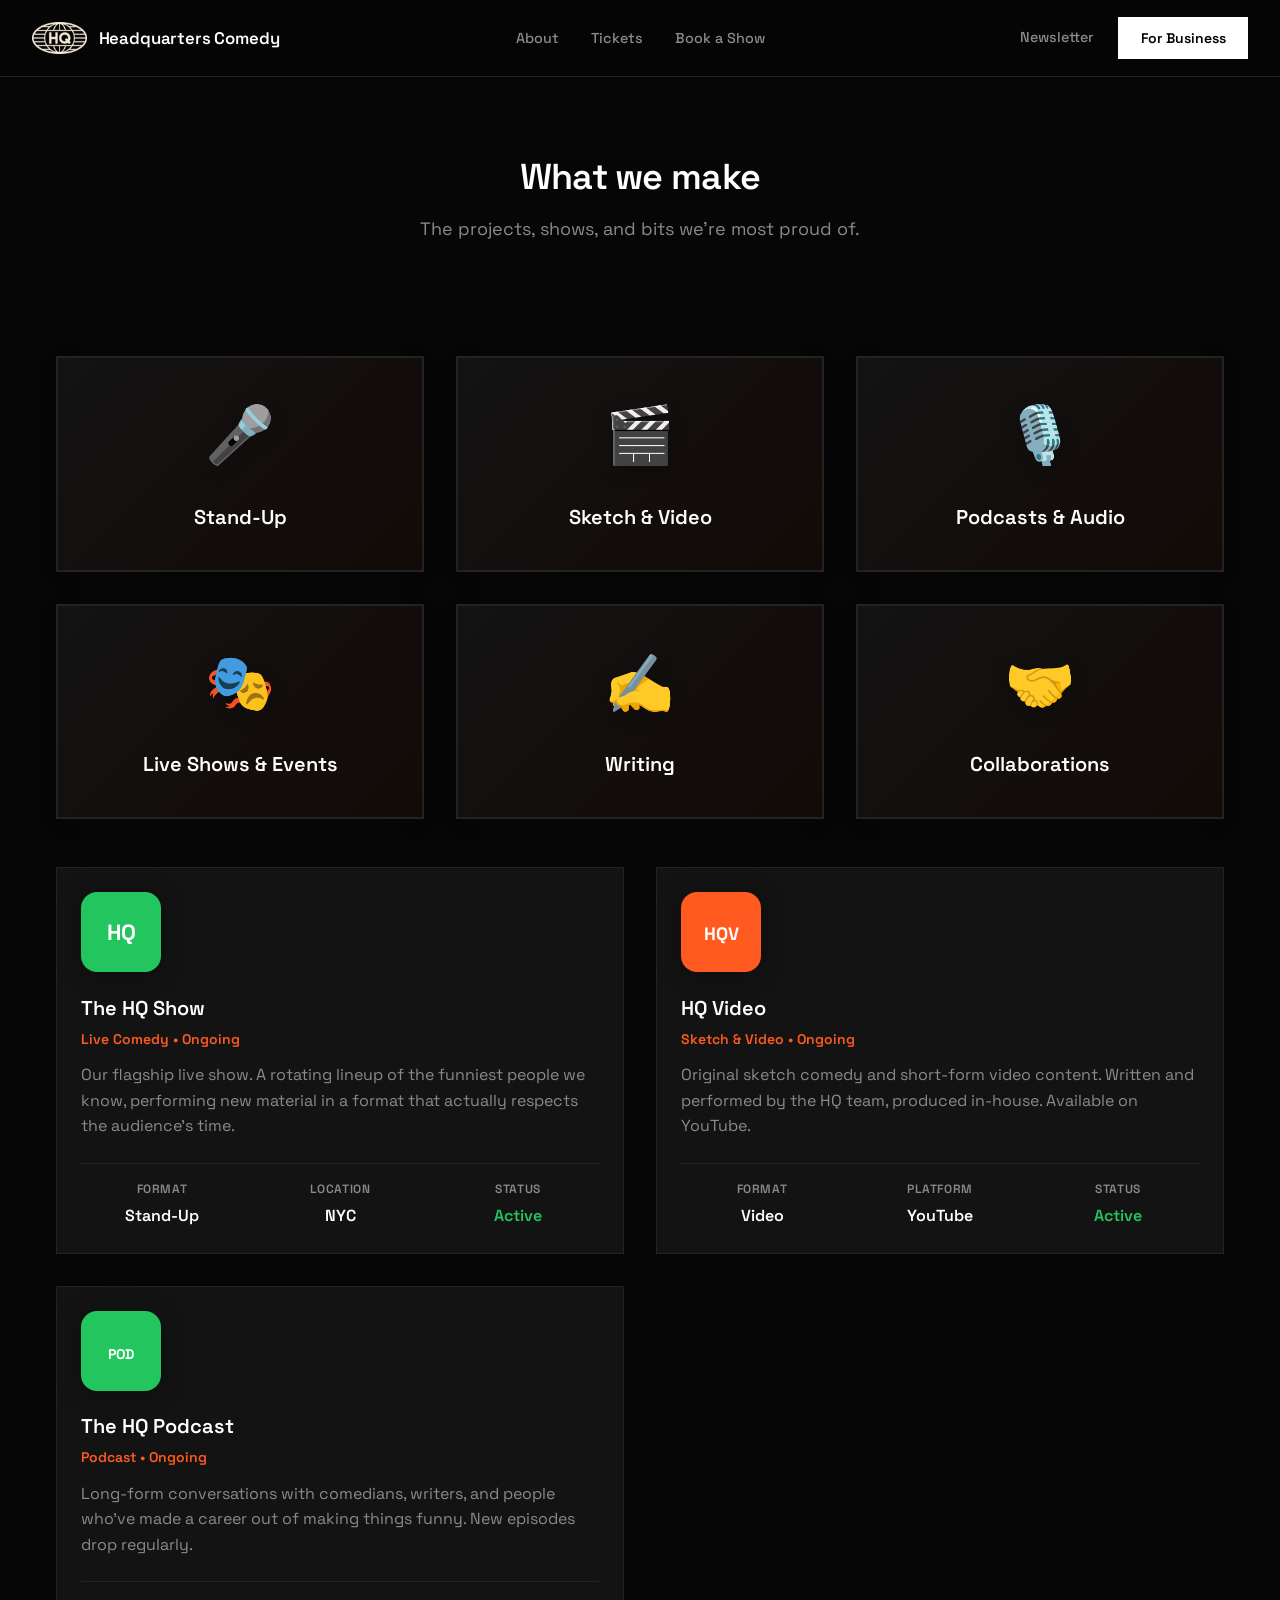
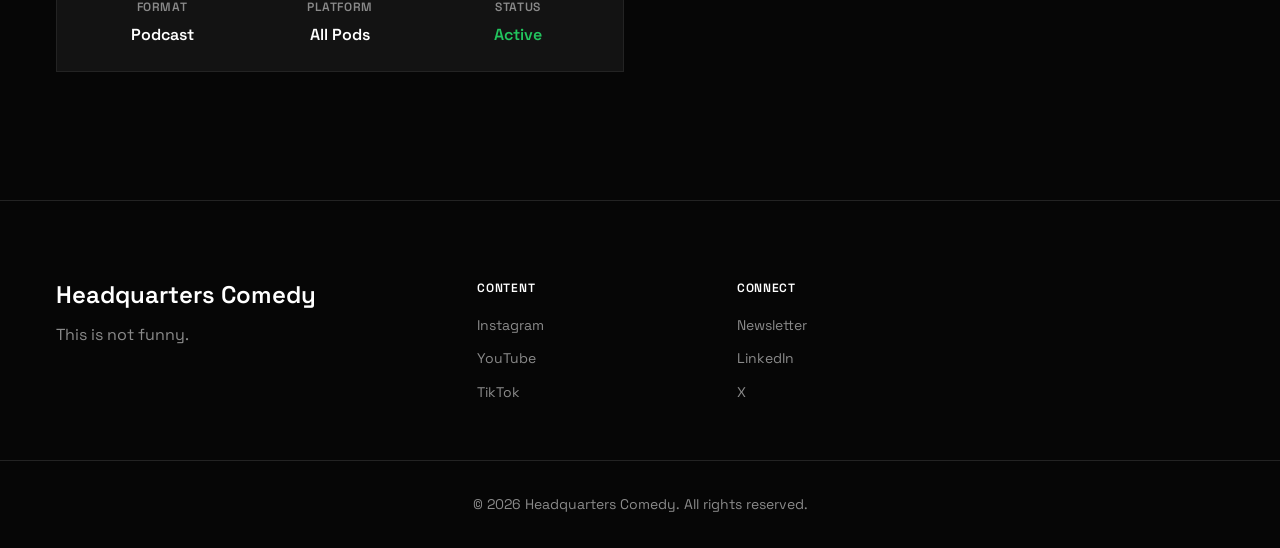
<file: portfolio.html>
<!DOCTYPE html>
<html lang="en">
<head>
    <meta charset="UTF-8">
    <meta name="viewport" content="width=device-width, initial-scale=1.0">
    <title>Featured - Headquarters Comedy</title>
    <meta name="description" content="Featured projects and shows from Headquarters Comedy.">
    <meta name="keywords" content="featured, shows, projects, headquarters comedy">

    <!-- Open Graph / Facebook -->
    <meta property="og:type" content="website">
    <meta property="og:url" content="https://headquarterscomedy.com/portfolio">
    <meta property="og:title" content="Featured - Headquarters Comedy">
    <meta property="og:description" content="Featured projects and shows from Headquarters Comedy">

    <!-- Twitter -->
    <meta property="twitter:card" content="summary_large_image">
    <meta property="twitter:url" content="https://headquarterscomedy.com/portfolio">
    <meta property="twitter:title" content="Featured - Headquarters Comedy">
    <meta property="twitter:description" content="Featured projects and shows from Headquarters Comedy">

    <link rel="icon" href="/favicon.ico" sizes="48x48">
    <link rel="icon" type="image/png" sizes="32x32" href="/favicon-32x32.png">
    <link rel="icon" type="image/png" sizes="16x16" href="/favicon-16x16.png">
    <link rel="apple-touch-icon" sizes="180x180" href="/apple-touch-icon.png">
    <link rel="manifest" href="/site.webmanifest">
    <link rel="stylesheet" href="styles.css">
    <link rel="preconnect" href="https://fonts.googleapis.com">
    <link rel="preconnect" href="https://fonts.gstatic.com" crossorigin>
    <link href="https://fonts.googleapis.com/css2?family=Space+Grotesk:wght@300;400;500;600;700&display=swap" rel="stylesheet">
</head>
<body>
    <!-- Header -->
    <header class="header">
        <nav class="nav">
            <div class="nav-brand">
                <a href="/" class="brand-link">
                    <img src="graphic assets/Headquarters Comedy/HQ Logo OffWhite.png" alt="HQ" class="brand-icon" width="55" height="32">
                    <h1 class="brand-title">Headquarters Comedy</h1>
                </a>
            </div>
            <ul class="nav-links">
                <li><a href="/#about" class="nav-link">About</a></li>
                <li><a href="/#tickets" class="nav-link">Tickets</a></li>
                <li><a href="/#book" class="nav-link">Book a Show</a></li>
            </ul>
            <div class="nav-right">
                <a href="https://incompetencewetrust.beehiiv.com/" target="_blank" class="nav-link">Newsletter</a>
                <a href="https://www.headquartersagency.com" target="_blank" class="nav-cta">For Business</a>
            </div>
            <button class="mobile-menu-toggle" aria-label="Toggle mobile menu">
                <span></span>
                <span></span>
                <span></span>
            </button>
        </nav>
    </header>

    <!-- Mobile Menu Overlay -->
    <div class="mobile-menu-overlay">
        <div class="mobile-menu-panel">
            <div class="mobile-menu-header">
                <h3 class="mobile-menu-title">Menu</h3>
                <button class="mobile-menu-close" aria-label="Close menu">&times;</button>
            </div>
            <ul class="mobile-nav-links">
                <li><a href="/#about" class="nav-link">About</a></li>
                <li><a href="/#tickets" class="nav-link">Tickets</a></li>
                <li><a href="/#book" class="nav-link">Book a Show</a></li>
                <li><a href="https://incompetencewetrust.beehiiv.com/" target="_blank" class="nav-link">Newsletter</a></li>
                <li><a href="https://www.headquartersagency.com" target="_blank" class="nav-cta">For Business</a></li>
            </ul>
        </div>
    </div>

    <main>
        <!-- Page Header -->
        <section class="page-header">
            <div class="container">
                <h1>What we make</h1>
                <p>The projects, shows, and bits we're most proud of.</p>
            </div>
        </section>

        <!-- Content -->
        <section class="portfolio-content">
            <div class="container">
                <!-- What We Do Philosophy -->
                <div class="coverage-philosophy">
                    <div class="philosophy-grid">
                        <div class="philosophy-item">
                            <div class="philosophy-icon">🎤</div>
                            <h3>Stand-Up</h3>
                        </div>
                        <div class="philosophy-item">
                            <div class="philosophy-icon">🎬</div>
                            <h3>Sketch &amp; Video</h3>
                        </div>
                        <div class="philosophy-item">
                            <div class="philosophy-icon">🎙️</div>
                            <h3>Podcasts &amp; Audio</h3>
                        </div>
                        <div class="philosophy-item">
                            <div class="philosophy-icon">🎭</div>
                            <h3>Live Shows &amp; Events</h3>
                        </div>
                        <div class="philosophy-item">
                            <div class="philosophy-icon">✍️</div>
                            <h3>Writing</h3>
                        </div>
                        <div class="philosophy-item">
                            <div class="philosophy-icon">🤝</div>
                            <h3>Collaborations</h3>
                        </div>
                    </div>
                </div>

                <!-- Featured Projects -->
                <div class="portfolio-grid" id="portfolio-grid">
                    <!-- Project 1 -->
                    <div class="portfolio-item active" data-category="active">
                        <div class="portfolio-logo">
                            <div class="logo-placeholder success">
                                <svg width="80" height="80" viewBox="0 0 80 80" fill="none">
                                    <rect width="80" height="80" rx="16" fill="var(--accent-color)"/>
                                    <text x="40" y="48" text-anchor="middle" fill="white" font-size="22" font-weight="bold">HQ</text>
                                </svg>
                            </div>
                        </div>
                        <div class="portfolio-info">
                            <h3 class="company-name">The HQ Show</h3>
                            <p class="company-category">Live Comedy • Ongoing</p>
                            <p class="company-description">
                                Our flagship live show. A rotating lineup of the funniest people we know, performing new material in a format that actually respects the audience's time.
                            </p>
                            <div class="investment-details">
                                <div class="detail-item">
                                    <span class="detail-label">Format</span>
                                    <span class="detail-value">Stand-Up</span>
                                </div>
                                <div class="detail-item">
                                    <span class="detail-label">Location</span>
                                    <span class="detail-value">NYC</span>
                                </div>
                                <div class="detail-item">
                                    <span class="detail-label">Status</span>
                                    <span class="detail-value status-active">Active</span>
                                </div>
                            </div>
                        </div>
                    </div>

                    <!-- Project 2 -->
                    <div class="portfolio-item active" data-category="active">
                        <div class="portfolio-logo">
                            <div class="logo-placeholder">
                                <svg width="80" height="80" viewBox="0 0 80 80" fill="none">
                                    <rect width="80" height="80" rx="16" fill="var(--accent-color)"/>
                                    <text x="40" y="48" text-anchor="middle" fill="white" font-size="18" font-weight="bold">HQV</text>
                                </svg>
                            </div>
                        </div>
                        <div class="portfolio-info">
                            <h3 class="company-name">HQ Video</h3>
                            <p class="company-category">Sketch &amp; Video • Ongoing</p>
                            <p class="company-description">
                                Original sketch comedy and short-form video content. Written and performed by the HQ team, produced in-house. Available on YouTube.
                            </p>
                            <div class="investment-details">
                                <div class="detail-item">
                                    <span class="detail-label">Format</span>
                                    <span class="detail-value">Video</span>
                                </div>
                                <div class="detail-item">
                                    <span class="detail-label">Platform</span>
                                    <span class="detail-value">YouTube</span>
                                </div>
                                <div class="detail-item">
                                    <span class="detail-label">Status</span>
                                    <span class="detail-value status-active">Active</span>
                                </div>
                            </div>
                        </div>
                    </div>

                    <!-- Project 3 -->
                    <div class="portfolio-item active" data-category="active">
                        <div class="portfolio-logo">
                            <div class="logo-placeholder success">
                                <svg width="80" height="80" viewBox="0 0 80 80" fill="none">
                                    <rect width="80" height="80" rx="16" fill="var(--success-color)"/>
                                    <text x="40" y="48" text-anchor="middle" fill="white" font-size="14" font-weight="bold">POD</text>
                                </svg>
                            </div>
                        </div>
                        <div class="portfolio-info">
                            <h3 class="company-name">The HQ Podcast</h3>
                            <p class="company-category">Podcast • Ongoing</p>
                            <p class="company-description">
                                Long-form conversations with comedians, writers, and people who've made a career out of making things funny. New episodes drop regularly.
                            </p>
                            <div class="investment-details">
                                <div class="detail-item">
                                    <span class="detail-label">Format</span>
                                    <span class="detail-value">Podcast</span>
                                </div>
                                <div class="detail-item">
                                    <span class="detail-label">Platform</span>
                                    <span class="detail-value">All Pods</span>
                                </div>
                                <div class="detail-item">
                                    <span class="detail-label">Status</span>
                                    <span class="detail-value status-active">Active</span>
                                </div>
                            </div>
                        </div>
                    </div>
                </div>
            </div>
        </section>
    </main>

    <!-- Footer -->
    <footer class="footer">
        <div class="container">
            <div class="footer-content">
                                <div class="footer-brand">
                    <h3>Headquarters Comedy</h3>
                    <p>This is not funny.</p>
                </div>
                <div class="footer-links">
                    <div class="link-group">
                        <h4>Content</h4>
                        <ul>
                            <li><a href="https://www.instagram.com/headquarterscomedy/" target="_blank" id="footer-instagram">Instagram</a></li>
                            <li><a href="https://www.youtube.com/channel/UCed2HPvJnyLooOvQ2tu14Aw" target="_blank" id="footer-youtube">YouTube</a></li>
                            <li><a href="https://www.tiktok.com/@headquarterscomedy" target="_blank" id="footer-tiktok">TikTok</a></li>
                        </ul>
                    </div>
                    <div class="link-group">
                        <h4>Connect</h4>
                        <ul>
                            <li><a href="https://incompetencewetrust.beehiiv.com/" target="_blank" id="footer-newsletter">Newsletter</a></li>
                            <li><a href="https://www.linkedin.com/company/headquarters-comedy/" target="_blank" id="footer-linkedin">LinkedIn</a></li>
                            <li><a href="https://x.com/hq_comedy" target="_blank" id="footer-x">X</a></li>
                        </ul>
                    </div>
                </div>
                </div>
            </div>
            </div>
            <div class="footer-bottom">
                <p>&copy; 2026 Headquarters Comedy. All rights reserved.</p>
            </div>
        </div>
    </footer>

    <script src="scripts/app.js"></script>
</body>
</html>
</file>
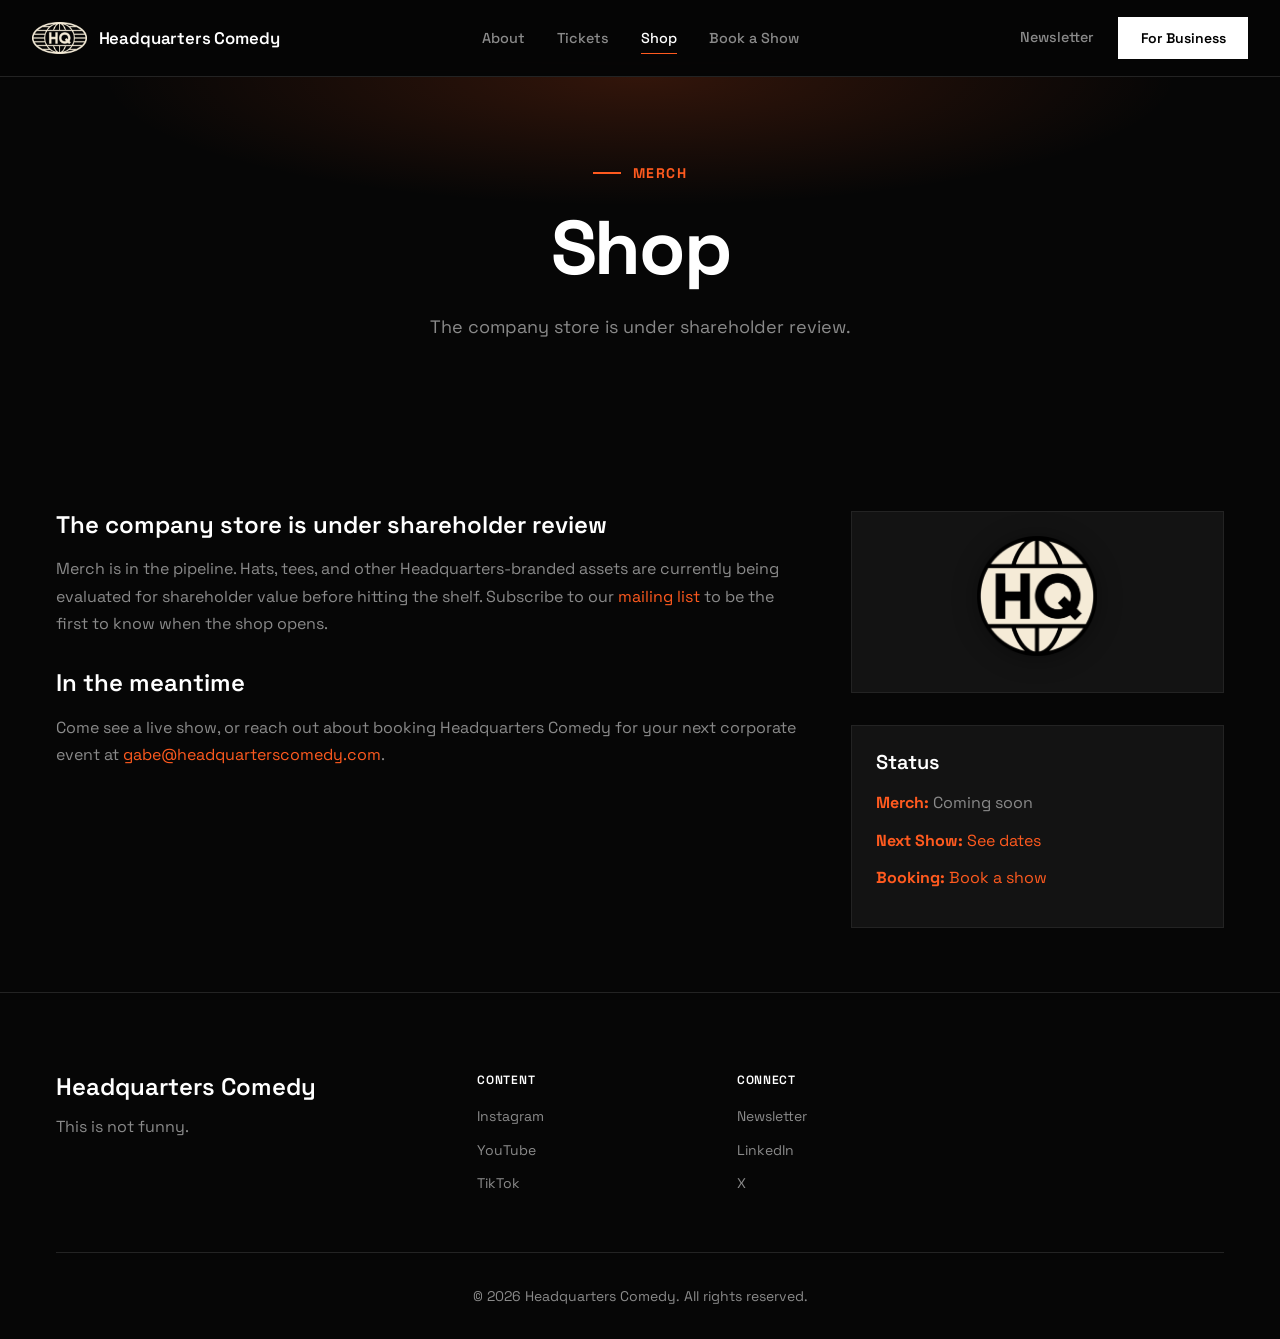
<file: shop.html>
<!DOCTYPE html>
<html lang="en">
<head>
    <meta charset="UTF-8">
    <meta name="viewport" content="width=device-width, initial-scale=1.0">
    <title>Shop - Headquarters Comedy</title>
    <meta name="description" content="Headquarters Comedy merch is coming soon.">

    <meta property="og:type" content="website">
    <meta property="og:url" content="https://headquarterscomedy.com/shop">
    <meta property="og:title" content="Shop - Headquarters Comedy">
    <meta property="og:description" content="Headquarters Comedy merch is coming soon.">

    <meta property="twitter:card" content="summary_large_image">
    <meta property="twitter:url" content="https://headquarterscomedy.com/shop">
    <meta property="twitter:title" content="Shop - Headquarters Comedy">
    <meta property="twitter:description" content="Headquarters Comedy merch is coming soon.">

    <link rel="icon" href="/favicon.ico" sizes="48x48">
    <link rel="icon" type="image/png" sizes="32x32" href="/favicon-32x32.png">
    <link rel="icon" type="image/png" sizes="16x16" href="/favicon-16x16.png">
    <link rel="apple-touch-icon" sizes="180x180" href="/apple-touch-icon.png">
    <link rel="manifest" href="/site.webmanifest">
    <link rel="stylesheet" href="styles.css">
    <link rel="preconnect" href="https://fonts.googleapis.com">
    <link rel="preconnect" href="https://fonts.gstatic.com" crossorigin>
    <link href="https://fonts.googleapis.com/css2?family=Space+Grotesk:wght@300;400;500;600;700&display=swap" rel="stylesheet">
</head>
<body>
    <!-- Header -->
    <header class="header">
        <nav class="nav">
            <div class="nav-brand">
                <a href="/" class="brand-link">
                    <img src="graphic assets/Headquarters Comedy/HQ Logo OffWhite.png" alt="HQ" class="brand-icon" width="55" height="32">
                    <h1 class="brand-title">Headquarters Comedy</h1>
                </a>
            </div>
            <ul class="nav-links">
                <li><a href="/#about" class="nav-link">About</a></li>
                <li><a href="/#tickets" class="nav-link">Tickets</a></li>
                <li><a href="shop.html" class="nav-link active">Shop</a></li>
                <li><a href="/#book" class="nav-link">Book a Show</a></li>
            </ul>
            <div class="nav-right">
                <a href="https://incompetencewetrust.beehiiv.com/" target="_blank" class="nav-link">Newsletter</a>
                <a href="https://www.headquartersagency.com" target="_blank" class="nav-cta">For Business</a>
            </div>
            <button class="mobile-menu-toggle" aria-label="Toggle mobile menu">
                <span></span>
                <span></span>
                <span></span>
            </button>
        </nav>
    </header>

    <!-- Mobile Menu Overlay -->
    <div class="mobile-menu-overlay">
        <div class="mobile-menu-panel">
            <div class="mobile-menu-header">
                <h3 class="mobile-menu-title">Menu</h3>
                <button class="mobile-menu-close" aria-label="Close menu">&times;</button>
            </div>
            <ul class="mobile-nav-links">
                <li><a href="/#about" class="nav-link">About</a></li>
                <li><a href="/#tickets" class="nav-link">Tickets</a></li>
                <li><a href="shop.html" class="nav-link active">Shop</a></li>
                <li><a href="/#book" class="nav-link">Book a Show</a></li>
                <li><a href="https://incompetencewetrust.beehiiv.com/" target="_blank" class="nav-link">Newsletter</a></li>
                <li><a href="https://www.headquartersagency.com" target="_blank" class="nav-cta">For Business</a></li>
            </ul>
        </div>
    </div>

    <main>
        <!-- Page Header -->
        <section class="pitch-hero">
            <div class="container">
                <span class="pitch-eyebrow">Merch</span>
                <h1>Shop</h1>
                <p>The company store is under shareholder review.</p>
            </div>
        </section>

        <!-- Coming Soon Content -->
        <section class="about-content">
            <div class="container">
                <div class="about-layout">
                    <div class="about-text">
                        <div class="mission-statement">
                            <h3>The company store is under shareholder review</h3>
                            <p>
                                Merch is in the pipeline. Hats, tees, and other Headquarters-branded assets are currently being evaluated for shareholder value before hitting the shelf. Subscribe to our <a href="https://incompetencewetrust.beehiiv.com/" target="_blank" style="color: var(--accent-color); text-decoration: none;">mailing list</a> to be the first to know when the shop opens.
                            </p>
                        </div>

                        <div class="approach">
                            <h3>In the meantime</h3>
                            <p>
                                Come see a live show, or reach out about booking Headquarters Comedy for your next corporate event at <a href="mailto:gabe@headquarterscomedy.com" style="color: var(--accent-color); text-decoration: none;">gabe@headquarterscomedy.com</a>.
                            </p>
                        </div>
                    </div>

                    <div class="about-sidebar">
                        <div class="logo-section">
                            <img src="graphic assets/Headquarters Comedy/HQ Icon Round.png" alt="Headquarters Comedy" class="about-logo">
                        </div>

                        <div class="quick-facts">
                            <h4>Status</h4>
                            <ul>
                                <li><strong>Merch:</strong> Coming soon</li>
                                <li><strong>Next Show:</strong> <a href="/#tickets" style="color: var(--accent-color); text-decoration: none;">See dates</a></li>
                                <li><strong>Booking:</strong> <a href="/#book" style="color: var(--accent-color); text-decoration: none;">Book a show</a></li>
                            </ul>
                        </div>
                    </div>
                </div>
            </div>
        </section>
    </main>

    <!-- Footer -->
    <footer class="footer">
        <div class="container">
            <div class="footer-content">
                <div class="footer-brand">
                    <h3>Headquarters Comedy</h3>
                    <p>This is not funny.</p>
                </div>
                <div class="footer-links">
                    <div class="link-group">
                        <h4>Content</h4>
                        <ul>
                            <li><a href="https://www.instagram.com/headquarterscomedy/" target="_blank" id="footer-instagram">Instagram</a></li>
                            <li><a href="https://www.youtube.com/channel/UCed2HPvJnyLooOvQ2tu14Aw" target="_blank" id="footer-youtube">YouTube</a></li>
                            <li><a href="https://www.tiktok.com/@headquarterscomedy" target="_blank" id="footer-tiktok">TikTok</a></li>
                        </ul>
                    </div>
                    <div class="link-group">
                        <h4>Connect</h4>
                        <ul>
                            <li><a href="https://incompetencewetrust.beehiiv.com/" target="_blank" id="footer-newsletter">Newsletter</a></li>
                            <li><a href="https://www.linkedin.com/company/headquarters-comedy/" target="_blank" id="footer-linkedin">LinkedIn</a></li>
                            <li><a href="https://x.com/hq_comedy" target="_blank" id="footer-x">X</a></li>
                        </ul>
                    </div>
                </div>
            </div>
            <div class="footer-bottom">
                <p>&copy; 2026 Headquarters Comedy. All rights reserved.</p>
            </div>
        </div>
    </footer>

    <script src="scripts/app.js"></script>
</body>
</html>
</file>
<file: styles.css>
/* CSS Variables */
:root {
    --primary-color: #000;
    --secondary-color: #fff;
    --accent-color: #FF5A1F;
    --accent-hover: #FF7440;
    --accent-soft: rgba(255, 90, 31, 0.14);
    --on-accent: #0A0A0B;            /* text on orange; white is hard to read */
    --text-color: #e4e4e4;
    --text-secondary: #8a8a8a;
    --background-color: #060606;
    --background-secondary: #131313;
    --border-color: #232323;
    --success-color: #22c55e;
    --warning-color: #f59e0b;
    --error-color: #ef4444;

    --font-family: 'Space Grotesk', 'Inter', -apple-system, BlinkMacSystemFont, 'Segoe UI', Roboto, sans-serif;
    --font-size-xs: 0.75rem;
    --font-size-sm: 0.875rem;
    --font-size-base: 1rem;
    --font-size-lg: 1.125rem;
    --font-size-xl: 1.25rem;
    --font-size-2xl: 1.5rem;
    --font-size-3xl: 1.875rem;
    --font-size-4xl: 2.25rem;

    --spacing-1: 0.25rem;
    --spacing-2: 0.5rem;
    --spacing-3: 0.75rem;
    --spacing-4: 1rem;
    --spacing-5: 1.25rem;
    --spacing-6: 1.5rem;
    --spacing-8: 2rem;
    --spacing-10: 2.5rem;
    --spacing-12: 3rem;
    --spacing-16: 4rem;
    --spacing-20: 5rem;

    /* Square corners everywhere (circles kept only for dots and photos) */
    --border-radius: 0;
    --border-radius-lg: 0;
    --radius-pill: 0;
    --shadow: 0 2px 12px rgba(0, 0, 0, 0.35);
    --shadow-lg: 0 20px 40px -16px rgba(0, 0, 0, 0.55);
    --nav-height: 76px;
}

/* Reset and Base Styles */
* {
    margin: 0;
    padding: 0;
    box-sizing: border-box;
}

html {
    scroll-behavior: smooth;
    overflow-x: clip;
}

body {
    font-family: var(--font-family);
    background-color: var(--background-color);
    color: var(--text-color);
    line-height: 1.6;
    -webkit-font-smoothing: antialiased;
    -moz-osx-font-smoothing: grayscale;
    overflow-x: clip;
    max-width: 100vw;
    padding-top: var(--nav-height);
}

/* Container */
.container {
    max-width: 1200px;
    margin: 0 auto;
    padding: 0 var(--spacing-4);
}

@media (max-width: 768px) {
    .container {
        padding: 0 var(--spacing-3);
    }
}

/* Typography */
h1, h2, h3, h4, h5, h6 {
    line-height: 1.2;
    font-weight: 600;
    color: var(--secondary-color);
}

h1 { font-size: var(--font-size-4xl); }
h2 { font-size: var(--font-size-3xl); }
h3 { font-size: var(--font-size-2xl); }
h4 { font-size: var(--font-size-xl); }

a {
    color: var(--text-color);
    text-decoration: none;
    transition: color 0.2s ease;
}

a:hover {
    color: var(--accent-color);
}

/* Header */
.header {
    position: fixed;
    top: 0;
    left: 0;
    right: 0;
    background: rgba(6, 6, 6, 0.85);
    backdrop-filter: blur(16px);
    -webkit-backdrop-filter: blur(16px);
    border-bottom: 1px solid var(--border-color);
    z-index: 1000;
    -webkit-transform: translateZ(0);
    transform: translateZ(0);
}

.nav {
    display: grid;
    grid-template-columns: 1fr auto 1fr;
    align-items: center;
    height: var(--nav-height);
    padding: 0 var(--spacing-8);
    width: 100%;
    margin: 0;
}

.nav-brand {
    grid-column: 1;
    justify-self: start;
    margin: 0;
}

.brand-link {
    display: flex;
    align-items: center;
    gap: var(--spacing-3);
    color: var(--secondary-color);
    font-weight: 600;
}

.brand-icon {
    height: 32px;
    width: auto;
}

.brand-title {
    font-size: 1.05rem;
    font-weight: 600;
    letter-spacing: -0.01em;
    margin: 0;
    white-space: nowrap;
}

.nav-links {
    grid-column: 2;
    justify-self: center;
    display: flex;
    align-items: center;
    list-style: none;
    gap: var(--spacing-8);
    margin: 0;
}

.nav-right {
    grid-column: 3;
    justify-self: end;
    display: flex;
    align-items: center;
    gap: var(--spacing-6);
}

.nav-link {
    font-size: 0.9rem;
    font-weight: 500;
    color: var(--text-secondary);
    padding: var(--spacing-1) 0;
    position: relative;
    transition: color 0.2s ease;
}

.nav-link::after {
    content: '';
    position: absolute;
    left: 0;
    bottom: -3px;
    width: 0;
    height: 1px;
    background: var(--accent-color);
    transition: width 0.25s ease;
}

.nav-link:hover {
    color: var(--secondary-color);
}

.nav-link:hover::after,
.nav-link:focus-visible::after,
.nav-link.active::after {
    width: 100%;
}

.nav-link.active {
    color: var(--secondary-color);
}

.nav-cta {
    display: inline-flex;
    align-items: center;
    justify-content: center;
    background: var(--secondary-color);
    color: var(--primary-color);
    font-size: 0.875rem;
    font-weight: 600;
    padding: 0.6rem 1.4rem;
    border-radius: 0;
    transition: opacity 0.2s ease, transform 0.2s ease;
}

.nav-cta:hover {
    opacity: 0.82;
    color: var(--primary-color);
}

.mobile-menu-toggle {
    grid-column: 3;
    justify-self: end;
    display: none;
    flex-direction: column;
    justify-content: center;
    gap: 5px;
    background: none;
    border: none;
    cursor: pointer;
    padding: var(--spacing-2);
}

.mobile-menu-toggle span {
    width: 22px;
    height: 2px;
    background: var(--secondary-color);
    transition: 0.3s;
}

@media (max-width: 1024px) {
    .nav {
        padding: 0 var(--spacing-4);
    }

    .nav-links {
        gap: var(--spacing-4);
    }
}

@media (max-width: 860px) {
    .nav-links,
    .nav-right {
        display: none;
    }

    .mobile-menu-toggle {
        display: flex;
    }

    .brand-title {
        font-size: var(--font-size-base);
    }
}

/* Mobile Menu Overlay */
.mobile-menu-overlay {
    position: fixed;
    top: 0;
    left: 0;
    right: 0;
    bottom: 0;
    background: rgba(0, 0, 0, 0.8);
    backdrop-filter: blur(4px);
    z-index: 2000;
    opacity: 0;
    visibility: hidden;
    transition: all 0.3s ease;
}

.mobile-menu-overlay.active {
    opacity: 1;
    visibility: visible;
}

.mobile-menu-panel {
    position: fixed;
    top: 0;
    right: 0;
    height: 100vh;
    width: 300px;
    background: var(--background-secondary);
    border-left: 1px solid var(--border-color);
    padding: var(--spacing-8) var(--spacing-6);
    transform: translateX(100%);
    transition: transform 0.3s ease;
    z-index: 2001;
    overflow-y: auto;
}

.mobile-menu-overlay.active .mobile-menu-panel {
    transform: translateX(0);
}

.mobile-menu-header {
    display: flex;
    justify-content: space-between;
    align-items: center;
    margin-bottom: var(--spacing-8);
    padding-bottom: var(--spacing-4);
    border-bottom: 1px solid var(--border-color);
}

.mobile-menu-title {
    font-size: var(--font-size-lg);
    color: var(--secondary-color);
    margin: 0;
}

.mobile-menu-close {
    background: none;
    border: none;
    color: var(--text-color);
    font-size: var(--font-size-2xl);
    cursor: pointer;
    padding: var(--spacing-2);
    border-radius: var(--border-radius);
    transition: all 0.2s ease;
}

.mobile-menu-close:hover {
    background: var(--background-color);
    color: var(--secondary-color);
}

.mobile-nav-links {
    list-style: none;
    margin: 0;
    padding: 0;
}

.mobile-nav-links li {
    margin-bottom: var(--spacing-2);
}

.mobile-nav-links .nav-link {
    display: block;
    padding: var(--spacing-3) var(--spacing-2);
    font-size: var(--font-size-lg);
    font-weight: 500;
    color: var(--text-color);
    border-radius: var(--border-radius);
    transition: all 0.2s ease;
    position: relative;
}

.mobile-nav-links .nav-link::after {
    display: none;
}

.mobile-nav-links .nav-link:hover {
    color: var(--secondary-color);
}

.mobile-nav-links .nav-link.active {
    color: var(--secondary-color);
}

.mobile-nav-links .nav-link.active::before {
    content: '';
    position: absolute;
    left: 0;
    top: 50%;
    transform: translateY(-50%);
    width: 3px;
    height: 20px;
    background: var(--secondary-color);
    border-radius: 0;
}

.mobile-nav-links .nav-cta {
    display: flex;
    width: 100%;
    margin-top: var(--spacing-4);
    padding: var(--spacing-3) var(--spacing-2);
}

/* Main Content */
.main-content {
    background: var(--background-color);
}

/* Home hero: headline + email capture over a background image */
.home-hero {
    position: relative;
    min-height: calc(100vh - var(--nav-height));
    min-height: calc(100svh - var(--nav-height));
    display: flex;
    align-items: center;
    justify-content: center;
    overflow: hidden;
    background: #000;
}

.home-hero-bg {
    position: absolute;
    inset: 0;
    background-image: url("graphic assets/Headquarters Comedy/skyline-background.jpg");
    background-size: cover;
    background-position: center;
}

.home-hero-scrim {
    position: absolute;
    inset: 0;
    background: linear-gradient(180deg, rgba(6, 6, 6, 0.55) 0%, rgba(6, 6, 6, 0.72) 55%, rgba(6, 6, 6, 0.92) 100%);
}

.home-hero-content {
    position: relative;
    z-index: 1;
    width: 100%;
    max-width: 640px;
    padding: var(--spacing-8) var(--spacing-4);
    text-align: center;
    transform: translateY(-48px);
}

.home-hero-title {
    font-size: clamp(2.5rem, 6vw, 4.5rem);
    font-weight: 700;
    letter-spacing: -0.02em;
    line-height: 1.08;
    color: var(--secondary-color);
    margin-bottom: var(--spacing-4);
}

.home-hero-subtitle {
    font-size: var(--font-size-lg);
    color: var(--text-color);
    margin-bottom: var(--spacing-8);
}

.home-hero-signup {
    display: flex;
    justify-content: center;
    width: 100%;
}

@media (max-width: 640px) {
    .home-hero-content {
        transform: translateY(-24px);
    }

    .home-hero-title {
        margin-bottom: var(--spacing-3);
    }

    .home-hero-subtitle {
        font-size: var(--font-size-base);
        margin-bottom: var(--spacing-6);
    }
}

/* Full-screen hero, pinned to the viewport while the page scrolls.
   No explicit height: inset:0 alone anchors top+bottom to the live
   viewport edges, so it tracks the real visible area natively as
   Chrome's address bar collapses/expands, instead of fighting a
   dvh/svh value that either lags behind or gets recalculated (and
   visibly resizes the fixed layer) mid-scroll. */
.hero-fullscreen {
    position: fixed;
    inset: 0;
    overflow: hidden;
    z-index: 1;
    background: #000;
    -webkit-transform: translateZ(0);
    transform: translateZ(0);
}

.hero-bg-video {
    position: absolute;
    inset: 0;
    width: 100%;
    height: 100%;
    object-fit: cover;
}

/* The source footage is widescreen (16:9) interview/skit content with
   subjects and on-screen text near the left/right edges. On a narrow
   portrait phone, object-fit: cover would crop most of that width away
   (only the center ~25-30% of the frame stays visible). Switching to
   contain here shows the whole frame letterboxed instead of cutting
   people/text off; the black bars blend into .hero-fullscreen's black
   background. */
@media (max-width: 640px) {
    .hero-bg-video {
        object-fit: contain;
        background: #000;
    }
}

.hero-video-scrim {
    position: absolute;
    inset: 0;
    background: linear-gradient(180deg, rgba(0, 0, 0, 0.2) 0%, rgba(0, 0, 0, 0) 25%, rgba(0, 0, 0, 0) 60%, rgba(0, 0, 0, 0.6) 100%);
    pointer-events: none;
}

/* Reserves one viewport of scroll before the overlay begins covering the hero.
   Uses svh (a stable value) rather than dvh so the document's total
   scrollable height doesn't itself shift while the address bar is
   animating mid-scroll. */
.hero-scroll-spacer {
    height: 100vh;
    height: 100svh;
}

/* Sponsor ticker pinned along the bottom edge of the hero */
.hero-sponsor-ticker {
    position: absolute;
    left: 0;
    right: 0;
    bottom: 0;
    z-index: 3;
    display: flex;
    flex-direction: column;
    align-items: center;
    gap: var(--spacing-4);
    padding: var(--spacing-6) var(--spacing-8) var(--spacing-8);
    background: rgba(6, 6, 6, 0.75);
    backdrop-filter: blur(10px);
    -webkit-backdrop-filter: blur(10px);
    border-top: 1px solid rgba(255, 255, 255, 0.12);
}

.hero-ticker-label {
    display: flex;
    align-items: center;
    justify-content: center;
    gap: var(--spacing-3);
    font-size: var(--font-size-sm);
    font-weight: 600;
    letter-spacing: 0.08em;
    text-transform: uppercase;
    color: var(--text-secondary);
    white-space: nowrap;
}

.hero-ticker-label em {
    font-style: italic;
    color: var(--accent-color);
}

.hero-ticker-label.lg {
    font-size: var(--font-size-2xl);
}

.hero-ticker-track.sponsors-track {
    align-items: center;
    gap: var(--spacing-16);
    animation-duration: 38s;
}

.hero-ticker-track .sponsor-slide {
    width: auto;
    height: 110px;
    padding: var(--spacing-3) var(--spacing-6);
    margin: 0;
    background: rgba(255, 255, 255, 0.92);
    border-radius: var(--border-radius-lg);
    opacity: 0.85;
    transition: opacity 0.2s ease;
}

.hero-ticker-track .sponsor-slide img {
    max-height: 80px;
    max-width: 280px;
    width: auto;
    filter: none;
}

.hero-ticker-track .sponsor-slide:hover {
    background: rgba(255, 255, 255, 0.92);
    transform: none;
    box-shadow: none;
    opacity: 1;
}

.hero-ticker-track .sponsor-slide:hover img {
    filter: none;
    transform: none;
}

/* Connect overlay: rises up over the pinned hero as the page scrolls */
.connect-overlay {
    position: relative;
    z-index: 2;
    background: var(--background-color);
    border-top: 1px solid var(--border-color);
    display: flex;
    flex-direction: column;
    align-items: center;
    justify-content: flex-start;
    gap: var(--spacing-4);
    padding: var(--spacing-6) var(--spacing-4) 0;
}

.connect-label {
    font-size: var(--font-size-sm);
    font-weight: 600;
    letter-spacing: 0.08em;
    text-transform: uppercase;
    color: var(--text-secondary);
    text-align: center;
}

.connect-icons {
    display: grid;
    grid-template-columns: repeat(6, minmax(0, 1fr));
    justify-items: center;
    gap: var(--spacing-4);
    width: 100%;
    max-width: 560px;
}

.connect-icons .platform-btn {
    width: 64px;
    height: 64px;
    padding: 0;
    justify-content: center;
    border-radius: var(--border-radius-lg);
}

.connect-icons .platform-btn svg {
    width: 24px;
    height: 24px;
}

.connect-icons .platform-btn:hover {
    transform: none;
}

@media (max-width: 640px) {
    .connect-icons {
        gap: var(--spacing-3);
    }

    .connect-icons .platform-btn {
        width: 52px;
        height: 52px;
    }

    .connect-icons .platform-btn svg {
        width: 20px;
        height: 20px;
    }
}

@media (max-width: 420px) {
    .connect-icons {
        gap: var(--spacing-2);
    }

    .connect-icons .platform-btn {
        width: 40px;
        height: 40px;
    }

    .connect-icons .platform-btn svg {
        width: 17px;
        height: 17px;
    }
}

.connect-logo {
    width: calc(100% + (2 * var(--spacing-4)));
    margin-top: var(--spacing-4);
    margin-left: calc(-1 * var(--spacing-4));
    margin-right: calc(-1 * var(--spacing-4));
    line-height: 0;
}

.connect-logo-img {
    display: block;
    width: 100%;
    height: auto;
}

@media (max-width: 768px) {
    .hero-sponsor-ticker {
        gap: var(--spacing-3);
        padding: var(--spacing-4);
    }

    .hero-ticker-label {
        font-size: var(--font-size-xs);
    }

    .hero-ticker-label.lg {
        font-size: var(--font-size-lg);
    }

    .hero-ticker-track.sponsors-track {
        gap: var(--spacing-10);
    }

    .hero-ticker-track .sponsor-slide {
        height: 72px;
        padding: var(--spacing-2) var(--spacing-4);
    }

    .hero-ticker-track .sponsor-slide img {
        max-height: 48px;
        max-width: 160px;
    }

    .connect-overlay {
        gap: var(--spacing-4);
        padding: var(--spacing-4) var(--spacing-4) 0;
    }

    .connect-logo {
        margin-top: var(--spacing-3);
    }
}

/* Mute Toggle Button */
.mute-toggle-btn {
    position: absolute;
    bottom: 24px;
    right: 20px;
    width: 48px;
    height: 48px;
    background: rgba(0, 0, 0, 0.7);
    backdrop-filter: blur(8px);
    border: 2px solid rgba(255, 255, 255, 0.2);
    border-radius: 0;
    display: flex;
    align-items: center;
    justify-content: center;
    cursor: pointer;
    transition: all 0.3s ease;
    z-index: 20;
    color: white;
}

.mute-toggle-btn:hover {
    background: rgba(255, 90, 31, 0.9);
    border-color: var(--accent-color);
    color: var(--on-accent);
    transform: scale(1.1);
    box-shadow: 0 4px 15px rgba(255, 90, 31, 0.4);
}

.mute-toggle-btn:active {
    transform: scale(0.95);
}

.mute-toggle-btn svg {
    width: 24px;
    height: 24px;
    transition: opacity 0.2s ease;
}

@media (max-width: 768px) {
    .mute-toggle-btn {
        width: 40px;
        height: 40px;
        bottom: 16px;
        right: 15px;
    }

    .mute-toggle-btn svg {
        width: 20px;
        height: 20px;
    }
}

/* Play/Pause Button */
.play-pause-btn {
    position: absolute;
    bottom: 24px;
    left: 20px;
    width: 48px;
    height: 48px;
    background: rgba(0, 0, 0, 0.7);
    backdrop-filter: blur(8px);
    border: 2px solid rgba(255, 255, 255, 0.2);
    border-radius: 0;
    display: flex;
    align-items: center;
    justify-content: center;
    cursor: pointer;
    transition: all 0.3s ease;
    z-index: 20;
    color: white;
}

.play-pause-btn:hover {
    background: rgba(255, 90, 31, 0.9);
    border-color: var(--accent-color);
    color: var(--on-accent);
    transform: scale(1.1);
    box-shadow: 0 4px 15px rgba(255, 90, 31, 0.4);
}

.play-pause-btn:active {
    transform: scale(0.95);
}

.play-pause-btn svg {
    width: 24px;
    height: 24px;
    transition: opacity 0.2s ease;
}

@media (max-width: 768px) {
    .play-pause-btn {
        width: 40px;
        height: 40px;
        bottom: 16px;
        left: 15px;
    }

    .play-pause-btn svg {
        width: 20px;
        height: 20px;
    }
}

/* Video Progress Bar (Playhead) */
.video-progress-bar {
    position: absolute;
    bottom: 0;
    left: 0;
    right: 0;
    height: 5px;
    background: rgba(255, 255, 255, 0.2);
    cursor: pointer;
    z-index: 20;
    transition: height 0.15s ease, background 0.15s ease;
}

.video-progress-bar:hover {
    height: 7px;
    background: rgba(255, 255, 255, 0.3);
}

.video-progress-fill {
    height: 100%;
    background: var(--accent-color);
    width: 0%;
    pointer-events: none;
    transition: width 0.1s linear;
}


/* Left Column - Video Player */
.video-column {
    min-width: 0;
}

.video-container {
    position: relative;
    margin-bottom: var(--spacing-8);
}

.video-placeholder {
    position: relative;
    background: var(--background-secondary);
    border-radius: var(--border-radius-lg);
    overflow: hidden;
    aspect-ratio: 16/9;
    border: 1px solid var(--border-color);
    display: flex;
    align-items: center;
    justify-content: center;
    transition: transform 0.2s ease;
}

.video-placeholder:hover {
    transform: scale(1.02);
}

.video-embedded {
    position: relative;
    background: var(--background-secondary);
    border-radius: var(--border-radius-lg);
    overflow: hidden;
    aspect-ratio: 16/9;
    border: 1px solid var(--border-color);
}

.video-embedded iframe {
    border-radius: var(--border-radius-lg);
}

.placeholder-content {
    text-align: center;
    color: var(--text-color);
}

.play-button {
    margin-bottom: var(--spacing-4);
    cursor: pointer;
    transition: transform 0.2s ease;
}

.play-button:hover {
    transform: scale(1.1);
}

.video-title {
    font-size: var(--font-size-xl);
    font-weight: 600;
    color: var(--secondary-color);
    margin-bottom: var(--spacing-2);
}

.video-subtitle {
    color: var(--text-secondary);
    font-size: var(--font-size-base);
}

/* Episode Details */
.episode-details {
    background: var(--background-secondary);
    padding: var(--spacing-6);
    border-radius: var(--border-radius-lg);
    border: 1px solid var(--border-color);
}

.episode-title {
    font-size: var(--font-size-2xl);
    margin-bottom: var(--spacing-4);
    color: var(--secondary-color);
}

.episode-description {
    color: var(--text-secondary);
    line-height: 1.7;
    margin-bottom: var(--spacing-4);
}

.episode-meta {
    display: flex;
    gap: var(--spacing-6);
    color: var(--text-secondary);
    font-size: var(--font-size-sm);
}

/* Right Column - Info & Social */
.info-column {
    position: relative;
    height: 100%;
    padding: var(--spacing-6);
    background: var(--background-secondary);
    border-left: 1px solid var(--border-color);
    overflow-y: auto;
}

.podcast-info {
    text-align: center;
    margin-bottom: var(--spacing-8);
    padding: var(--spacing-6);
    background: var(--background-secondary);
    border-radius: var(--border-radius-lg);
    border: 1px solid var(--border-color);
}

.podcast-artwork {
    margin-bottom: var(--spacing-4);
}

.podcast-artwork svg,
.podcast-artwork img {
    filter: drop-shadow(var(--shadow));
    transition: transform 0.3s ease;
    border-radius: var(--border-radius);
}

.podcast-artwork:hover svg,
.podcast-artwork:hover img {
    transform: scale(1.05);
}

/* Large logo styling */
.podcast-artwork-large {
    margin-bottom: var(--spacing-6);
    text-align: center;
}

.logo-large {
    width: 100%;
    height: auto;
    max-width: 280px;
    filter: drop-shadow(var(--shadow));
    transition: transform 0.3s ease;
    border-radius: var(--border-radius);
}

.logo-large:hover {
    transform: scale(1.02);
}

/* Full-width logo section */
.logo-section-large {
    text-align: center;
    margin-bottom: var(--spacing-4);
}

.logo-full-width {
    width: 100%;
    height: auto;
    filter: drop-shadow(var(--shadow));
    transition: transform 0.3s ease;
    border-radius: var(--border-radius);
}

.logo-full-width:hover {
    transform: scale(1.02);
}

/* Separate slogan section */
.slogan-section {
    background: var(--background-secondary);
    padding: var(--spacing-4);
    border-radius: var(--border-radius-lg);
    border: 1px solid var(--border-color);
    margin-bottom: var(--spacing-6);
    text-align: center;
    display: flex;
    align-items: center;
    justify-content: center;
    min-height: 60px;
}

.podcast-slogan {
    text-align: center;
    color: var(--accent-color);
    font-size: var(--font-size-lg);
    font-weight: 600;
    font-style: italic;
    margin: 0;
    font-family: var(--font-family);
    text-transform: uppercase;
    letter-spacing: 0.1em;
}

/* Compact newsletter section */
.newsletter-section-compact {
    background: var(--background-secondary);
    padding: var(--spacing-6);
    border-radius: var(--border-radius-lg);
    border: 1px solid var(--border-color);
    margin-bottom: var(--spacing-8);
}

.newsletter-section-compact .section-header {
    display: grid;
    grid-template-columns: 1fr auto;
    align-items: center;
    margin-bottom: var(--spacing-2);
    gap: var(--spacing-2);
}

.newsletter-section-compact h3 {
    margin-bottom: 0;
    font-size: var(--font-size-lg);
    min-width: 0;
    overflow: hidden;
    text-overflow: ellipsis;
    white-space: nowrap;
}

.newsletter-section-compact .email-signup {
    margin-bottom: 0;
}

.newsletter-section-compact .newsletter-description {
    margin-bottom: var(--spacing-3);
}

/* Beehiiv's loader script creates this iframe itself and sets inline
   styles on it after load — including, sometimes, an inline !important
   margin/width that a stylesheet rule (even !important) cannot win
   against, since inline author styles take priority in a tie. These
   rules handle everything CSS can reach; scripts/app.js additionally
   force-centers the iframe via direct DOM writes once it appears, to
   cover the case where Beehiiv's own inline style wins the cascade. */
.beehiiv-embed,
iframe.beehiiv-embed,
iframe[data-test-id="beehiiv-embed"] {
    height: 52px !important;
    margin: 0 auto !important;
    border-radius: 0px !important;
    background-color: transparent !important;
    box-shadow: none !important;
    max-width: 100% !important;
    display: block !important;
}

.email-signup iframe {
    width: 100% !important;
    max-width: 100% !important;
    min-width: 100% !important;
}

.newsletter-embed-container iframe {
    max-width: 100% !important;
}

.newsletter-section-compact .email-signup {
    margin-bottom: 0;
    display: flex;
    justify-content: flex-start;
    align-items: center;
}

.newsletter-link {
    display: block;
    width: 100%;
    text-decoration: none;
    margin-top: var(--spacing-2);
}

.newsletter-form {
    display: flex;
    gap: var(--spacing-2);
    width: 100%;
}

.newsletter-section-compact .email-input {
    flex: 1;
    padding: var(--spacing-3);
    background: var(--background-color);
    border: 1px solid var(--border-color);
    border-radius: var(--border-radius);
    color: var(--text-color);
    font-family: var(--font-family);
}

.newsletter-section-compact .email-input:focus {
    outline: none;
    border-color: var(--accent-color);
}

.newsletter-section-compact .subscribe-btn {
    padding: var(--spacing-3) var(--spacing-4);
    background: var(--accent-color);
    color: var(--primary-color);
    border: none;
    border-radius: var(--border-radius);
    font-weight: 600;
    cursor: pointer;
    transition: all 0.2s ease;
}

.newsletter-section-compact .subscribe-btn:hover {
    background: #15803D;
    transform: translateY(-1px);
}

.newsletter-description {
    color: var(--text-color);
    line-height: 1.6;
    margin-bottom: var(--spacing-4);
    font-size: var(--font-size-sm);
}

.podcast-title {
    font-size: var(--font-size-2xl);
    margin-bottom: var(--spacing-2);
    color: var(--secondary-color);
}

.podcast-tagline {
    font-size: var(--font-size-base);
    color: var(--accent-color);
    font-weight: 500;
}

/* Social Section */
.social-section {
    background: var(--background-secondary);
    padding: var(--spacing-6);
    border-radius: var(--border-radius-lg);
    border: 1px solid var(--border-color);
    margin-bottom: var(--spacing-8);
}

.social-section h3 {
    margin-bottom: var(--spacing-4);
    color: var(--secondary-color);
    font-size: var(--font-size-lg);
}

.platform-links {
    display: grid;
    grid-template-columns: 1fr 1fr;
    gap: var(--spacing-3);
}

.platform-btn {
    display: flex;
    align-items: center;
    gap: var(--spacing-3);
    padding: var(--spacing-3) var(--spacing-4);
    background: var(--background-color);
    border: 1px solid var(--border-color);
    border-radius: var(--border-radius);
    color: var(--text-color);
    font-weight: 500;
    transition: all 0.2s ease;
}

.platform-btn:hover {
    border-color: var(--accent-color);
    color: var(--accent-color);
    transform: translateX(4px);
}

.platform-btn svg {
    width: 20px;
    height: 20px;
    flex-shrink: 0;
}

.platform-btn.spotify:hover { border-color: #1db954; color: #1db954; }
.platform-btn.apple:hover { border-color: #fa243c; color: #fa243c; }
.platform-btn.youtube:hover { border-color: #ff0000; color: #ff0000; }
.platform-btn.twitter:hover { border-color: #1da1f2; color: #1da1f2; }
.platform-btn.instagram:hover { border-color: #e4405f; color: #e4405f; }

/* Newsletter Section */
.newsletter-section {
    background: var(--background-secondary);
    padding: var(--spacing-6);
    border-radius: var(--border-radius-lg);
    border: 1px solid var(--border-color);
    margin-bottom: var(--spacing-8);
}

.newsletter-section h3 {
    margin-bottom: var(--spacing-2);
    color: var(--secondary-color);
    font-size: var(--font-size-lg);
}

.newsletter-section p {
    color: var(--text-secondary);
    margin-bottom: var(--spacing-4);
    font-size: var(--font-size-sm);
}

.email-signup {
    display: flex;
    gap: var(--spacing-2);
    justify-content: flex-start;
}

.newsletter-embed-container {
    width: 100%;
    max-width: 480px;
    margin: 0 auto;
    display: flex;
    justify-content: center;
}

.email-input {
    flex: 1;
    padding: var(--spacing-3);
    background: var(--background-color);
    border: 1px solid var(--border-color);
    border-radius: var(--border-radius);
    color: var(--text-color);
    font-family: var(--font-family);
}

.email-input:focus {
    outline: none;
    border-color: var(--accent-color);
}

.subscribe-btn {
    padding: var(--spacing-3) var(--spacing-4);
    background: var(--accent-color);
    color: var(--primary-color);
    border: none;
    border-radius: var(--border-radius);
    font-weight: 600;
    cursor: pointer;
    transition: all 0.2s ease;
}

.subscribe-btn:hover {
    background: #15803D;
    transform: translateY(-1px);
}

.newsletter-link {
    display: block;
    margin-top: var(--spacing-4);
    text-decoration: none;
}

.newsletter-visit-btn {
    width: 100%;
    padding: var(--spacing-3) var(--spacing-4);
    background: var(--background-color);
    color: var(--accent-color);
    border: 2px solid var(--accent-color);
    border-radius: var(--border-radius);
    font-weight: 600;
    cursor: pointer;
    transition: all 0.2s ease;
    font-family: var(--font-family);
}

.newsletter-link {
    display: block;
    width: 100%;
    text-decoration: none;
}

.newsletter-visit-btn:hover {
    background: var(--accent-color);
    color: var(--primary-color);
    transform: translateY(-1px);
}

/* Recent Episodes Sidebar */
.recent-episodes-sidebar {
    background: var(--background-secondary);
    padding: var(--spacing-6);
    border-radius: var(--border-radius-lg);
    border: 1px solid var(--border-color);
}

.recent-episodes-sidebar h3 {
    margin-bottom: var(--spacing-4);
    color: var(--secondary-color);
    font-size: var(--font-size-lg);
}

.episode-list {
    margin-bottom: var(--spacing-4);
}

.view-all-link {
    color: var(--accent-color);
    font-weight: 500;
    font-size: var(--font-size-sm);
    text-decoration: none;
    transition: color 0.2s ease;
}

.view-all-link:hover {
    color: #15803D;
}

/* Live Indicator - Repositioned */
.live-indicator {
    position: static;
    background: var(--error-color);
    color: white;
    padding: var(--spacing-2) var(--spacing-4);
    border-radius: var(--border-radius-lg);
    display: flex;
    align-items: center;
    justify-content: center;
    gap: var(--spacing-2);
    font-weight: 600;
    font-size: var(--font-size-sm);
    animation: pulse 2s infinite;
    margin-top: var(--spacing-4);
}

/* Responsive Design for Hero Video Layout */
@media (max-width: 1600px) {
    .hero-video-layout {
        grid-template-columns: 1fr 504px;
        gap: 0;
    }
}

@media (max-width: 1400px) {
    .hero-video-layout {
        grid-template-columns: 1fr 441px;
        gap: 0;
    }
}

@media (max-width: 1200px) {
    .hero-video-layout {
        grid-template-columns: 1fr 378px;
        gap: 0;
    }
}

@media (max-width: 1024px) {
    .hero-video-layout {
        grid-template-columns: 1fr 315px;
        gap: 0;
    }
}

@media (max-width: 900px) {
    .hero-video-layout {
        grid-template-columns: 1fr 284px;
        gap: 0;
    }

    .info-column {
        padding: var(--spacing-4);
        overflow-y: auto;
        min-height: 0;
    }

    .newsletter-section-compact {
        padding: var(--spacing-3);
        margin-bottom: var(--spacing-4);
    }

    .newsletter-section-compact .section-header {
        display: grid;
        grid-template-columns: 1fr auto;
        align-items: center;
        margin-bottom: var(--spacing-2);
        gap: var(--spacing-1);
    }

    .newsletter-section-compact h3 {
        font-size: var(--font-size-xs);
        white-space: nowrap;
        overflow: hidden;
        text-overflow: ellipsis;
        min-width: 0;
    }

    .website-button {
        height: 28px;
        padding: 4px 8px;
        flex-shrink: 0;
        min-width: 40px;
        font-size: var(--font-size-xs);
    }

    .website-button svg {
        width: 14px;
        height: 14px;
    }

    .newsletter-section-compact .newsletter-description {
        margin-bottom: var(--spacing-2);
        font-size: var(--font-size-xs);
        line-height: 1.3;
    }

    .newsletter-section-compact .email-signup {
        margin-bottom: 0;
    }

    .newsletter-form {
        flex-direction: column;
        gap: var(--spacing-3);
    }

    .newsletter-section-compact .email-input {
        width: 100%;
        padding: var(--spacing-3);
        font-size: var(--font-size-base);
    }

    .newsletter-section-compact .subscribe-btn {
        width: 100%;
        padding: var(--spacing-3) var(--spacing-4);
        font-size: var(--font-size-base);
        min-height: 44px;
    }

    .newsletter-description {
        font-size: var(--font-size-sm);
        line-height: 1.5;
    }

    .platform-links {
        gap: var(--spacing-2);
    }

    .platform-btn {
        padding: var(--spacing-2) var(--spacing-3);
        font-size: var(--font-size-xs);
    }
}

/* Mobile Landscape */
@media (max-width: 900px) and (max-height: 500px) {
    .newsletter-section-compact {
        padding: var(--spacing-2);
        margin-bottom: var(--spacing-3);
    }

    .newsletter-section-compact h3 {
        font-size: 0.7rem;
        margin-bottom: 0;
    }

    .newsletter-section-compact .newsletter-description {
        display: none;
    }

    .newsletter-section-compact .section-header {
        margin-bottom: var(--spacing-1);
    }

    .logo-section-large {
        margin-bottom: var(--spacing-2);
    }

    .social-section {
        padding: var(--spacing-3);
        margin-bottom: var(--spacing-3);
    }

    .sponsors-section {
        padding: var(--spacing-4);
        margin-bottom: var(--spacing-3);
    }
}

@media (max-width: 768px) {
    .hero-video-section {
        height: auto;
    }

    .hero-video-layout {
        grid-template-columns: 1fr;
        height: auto;
        gap: var(--spacing-6);
    }

    .hero-video-container {
        order: 1;
        height: 60vh;
    }

    .info-column {
        order: 2;
        height: auto;
        border-left: none;
        border-top: 1px solid var(--border-color);
    }

    .podcast-info {
        text-align: center;
    }

    .platform-links {
        display: grid;
        grid-template-columns: 1fr 1fr;
        gap: var(--spacing-2);
    }

    .email-signup {
        flex-direction: column;
    }

    .newsletter-section-compact .section-header {
        display: grid;
        grid-template-columns: 1fr auto;
        align-items: center;
        margin-bottom: var(--spacing-2);
        gap: var(--spacing-1);
    }

    .newsletter-section-compact h3 {
        font-size: var(--font-size-xs);
        white-space: nowrap;
        overflow: hidden;
        text-overflow: ellipsis;
        min-width: 0;
    }

    .website-button {
        height: 24px;
        padding: 2px 6px;
        flex-shrink: 0;
        min-width: 36px;
        font-size: 10px;
    }

    .website-button svg {
        width: 12px;
        height: 12px;
    }
}

/* Buttons */
.btn {
    display: inline-flex;
    align-items: center;
    padding: var(--spacing-3) var(--spacing-6);
    border-radius: var(--radius-pill);
    font-weight: 600;
    text-decoration: none;
    transition: opacity 0.2s ease, transform 0.2s ease;
    cursor: pointer;
    border: 1px solid transparent;
    font-size: var(--font-size-base);
}

.btn-primary {
    background: var(--secondary-color);
    color: var(--primary-color);
}

.btn-primary:hover {
    opacity: 0.82;
    color: var(--primary-color);
}

.btn-secondary {
    background: transparent;
    color: var(--secondary-color);
    border-color: var(--border-color);
}

.btn-secondary:hover {
    border-color: var(--secondary-color);
}

/* Landing Screen Overlay */
.landing-screen-overlay {
    position: fixed;
    top: 0;
    left: 0;
    right: 0;
    bottom: 0;
    background: #000000;
    z-index: 9999;
    display: flex;
    align-items: center;
    justify-content: center;
    opacity: 1;
    visibility: visible;
    transition: opacity 0.6s ease, visibility 0.6s ease;
}

.landing-screen-overlay.hidden {
    opacity: 0;
    visibility: hidden;
    pointer-events: none;
}

.landing-screen-content {
    max-width: 600px;
    width: 90%;
    text-align: center;
    animation: fadeInUp 0.8s ease forwards;
}

.landing-logo {
    width: 200px;
    height: 200px;
    margin: 0 auto var(--spacing-8);
    filter: drop-shadow(0 4px 20px rgba(255, 255, 255, 0.15));
    animation: fadeIn 1s ease forwards;
    border-radius: 50%;
}

.landing-newsletter-signup {
    margin-bottom: var(--spacing-8);
}

.landing-title {
    font-size: var(--font-size-2xl);
    font-weight: 700;
    color: #ffffff;
    margin-bottom: var(--spacing-4);
    letter-spacing: 0.5px;
    text-transform: uppercase;
    line-height: 1.3;
}

.landing-description {
    font-size: var(--font-size-base);
    color: rgba(255, 255, 255, 0.7);
    margin-bottom: var(--spacing-6);
    line-height: 1.6;
    font-weight: 400;
}

.landing-screen-overlay .email-signup {
    display: flex;
    justify-content: center;
    margin-bottom: var(--spacing-6);
}

.landing-screen-overlay .newsletter-embed-container {
    width: 100%;
    max-width: 400px;
}

.landing-skip-btn {
    background: transparent;
    color: rgba(255, 255, 255, 0.5);
    border: 1px solid rgba(255, 255, 255, 0.2);
    padding: var(--spacing-2) var(--spacing-6);
    border-radius: var(--border-radius);
    font-size: var(--font-size-sm);
    font-weight: 500;
    cursor: pointer;
    transition: all 0.3s ease;
    text-transform: uppercase;
    letter-spacing: 1px;
}

.landing-skip-btn:hover {
    background: rgba(255, 255, 255, 0.05);
    color: rgba(255, 255, 255, 0.8);
    border-color: rgba(255, 255, 255, 0.4);
    transform: translateY(-2px);
}

@keyframes fadeInUp {
    from {
        opacity: 0;
        transform: translateY(30px);
    }
    to {
        opacity: 1;
        transform: translateY(0);
    }
}

@media (max-width: 768px) {
    .landing-logo {
        width: 150px;
        height: 150px;
    }

    .landing-title {
        font-size: var(--font-size-xl);
    }

    .landing-description {
        font-size: var(--font-size-sm);
    }

    .landing-screen-overlay .newsletter-embed-container {
        max-width: 100%;
    }

    .landing-skip-btn {
        font-size: var(--font-size-xs);
        padding: var(--spacing-2) var(--spacing-4);
    }
}

/* Stock & Advertising Tickers */
.ticker-container {
    display: none; /* hidden — remove this line to restore the stock ticker */
    position: absolute;
    bottom: 0;
    left: 0;
    right: 0;
    z-index: 10;
    pointer-events: none;
}

.stock-ticker {
    background: linear-gradient(90deg, #000000 0%, #1a1a1a 50%, #000000 100%);
    color: white;
    height: 60px;
    overflow: hidden;
    white-space: nowrap;
    position: relative;
    border-top: 3px solid var(--accent-color);
    border-bottom: 2px solid rgba(255, 90, 31, 0.3);
    box-shadow: 0 -4px 8px rgba(0, 0, 0, 0.5), inset 0 2px 4px rgba(255, 90, 31, 0.1);
}

.stock-ticker::before {
    content: "LIVE MARKETS";
    position: absolute;
    left: 60px;
    top: 0;
    bottom: 0;
    width: 120px;
    background: linear-gradient(135deg, var(--accent-color), #E04A12);
    color: #000;
    font-weight: 900;
    font-size: 11px;
    letter-spacing: 1px;
    display: flex;
    align-items: center;
    justify-content: center;
    z-index: 15;
    text-shadow: 0 1px 2px rgba(0, 0, 0, 0.2);
    box-shadow: 2px 0 8px rgba(0, 0, 0, 0.3);
}

.ticker-content {
    display: inline-block;
    animation: scroll-left 180s linear infinite;
    line-height: 60px;
    font-size: 15px;
    font-weight: 600;
    white-space: nowrap;
    padding-left: 190px;
    font-family: 'Inter', monospace;
}

.ticker-item {
    margin-right: 4rem;
    padding: 0 12px;
    background: rgba(255, 255, 255, 0.05);
    border-radius: 0;
    transition: all 0.3s ease;
}

.stock-ticker .ticker-item {
    color: #ff6b6b;
    text-shadow: 0 1px 2px rgba(255, 107, 107, 0.3);
}

.ticker-item.negative {
    color: #ff4757;
    text-shadow: 0 1px 2px rgba(255, 71, 87, 0.3);
}

.ticker-item.sponsor-ad {
    background: linear-gradient(90deg, rgba(255, 90, 31, 0.2), rgba(255, 90, 31, 0.1));
    color: var(--accent-color);
    font-weight: 700;
    text-shadow: 0 1px 2px rgba(0, 0, 0, 0.5);
    border: 1px solid rgba(255, 90, 31, 0.3);
}

/* Mobile Ticker Optimizations */
@media (max-width: 768px) {
    .stock-ticker {
        height: 45px;
        border-top: 2px solid var(--accent-color);
    }

    .stock-ticker::before {
        content: "LIVE\AMARKETS";
        left: 53px;
        width: 80px;
        font-size: 9px;
        letter-spacing: 0.5px;
        white-space: pre-line;
        line-height: 1.1;
        text-align: center;
    }

    .hq-icon-ticker {
        width: 50px;
    }

    .hq-ticker-icon {
        width: 40px;
        height: 40px;
        padding: 6px;
    }

    .ticker-content {
        line-height: 45px;
        font-size: 13px;
        padding-left: 155px;
        animation: scroll-left 180s linear infinite;
    }

    .ticker-item {
        margin-right: 2rem;
        padding: 0 8px;
        font-size: 12px;
    }
}

@keyframes scroll-left {
    0% {
        transform: translate3d(50vw, 0, 0);
    }
    100% {
        transform: translate3d(-100%, 0, 0);
    }
}

/* HQ Icon in Ticker */
.hq-icon-ticker {
    position: absolute;
    left: 0;
    top: 0;
    bottom: 0;
    width: 60px;
    background: linear-gradient(135deg, #1a1a1a, #000);
    display: flex;
    align-items: center;
    justify-content: center;
    z-index: 16;
    border-right: 2px solid var(--accent-color);
}

.hq-ticker-icon {
    width: 50px;
    height: 50px;
    border-radius: 50%;
    background: linear-gradient(135deg, var(--accent-color), #E04A12);
    padding: 8px;
    box-shadow: 0 4px 15px rgba(255, 90, 31, 0.4);
    animation: hq-spin 8s linear infinite;
    transition: all 0.3s ease;
}

.hq-ticker-icon:hover {
    animation: hq-spin-fast 2s linear infinite;
    box-shadow: 0 6px 20px rgba(255, 90, 31, 0.6);
}

@keyframes hq-spin {
    0% { transform: rotate(0deg); }
    100% { transform: rotate(360deg); }
}

@keyframes hq-spin-fast {
    0% { transform: rotate(0deg); }
    100% { transform: rotate(360deg); }
}

/* Portfolio Tracker */
.portfolio-tracker {
    background: var(--background-secondary);
    padding: var(--spacing-4);
    border-radius: var(--border-radius-lg);
    border: 1px solid var(--border-color);
    margin-bottom: var(--spacing-6);
}

.portfolio-header {
    display: flex;
    justify-content: space-between;
    align-items: center;
    margin-bottom: var(--spacing-4);
}

.portfolio-header h3 {
    margin: 0;
    color: var(--secondary-color);
    font-size: var(--font-size-lg);
}

.portfolio-status {
    display: flex;
    align-items: center;
    gap: var(--spacing-2);
}

.status-indicator {
    font-size: 16px;
    font-weight: bold;
}

.status-indicator.positive { color: #ff6b6b; }
.status-indicator.negative { color: #ff4757; }

.status-value {
    font-weight: 600;
    font-size: var(--font-size-sm);
}

.status-value.positive { color: #ff6b6b; }
.status-value.negative { color: #ff4757; }

.portfolio-holding {
    display: flex;
    justify-content: space-between;
    align-items: center;
    padding: var(--spacing-3) 0;
    border-bottom: 1px solid var(--border-color);
    margin-bottom: var(--spacing-4);
}

.holding-symbol {
    font-weight: bold;
    color: var(--accent-color);
}

.holding-shares {
    color: var(--text-secondary);
    font-size: var(--font-size-sm);
}

.holding-value {
    font-weight: 600;
}

.portfolio-chart {
    margin: var(--spacing-4) 0;
    text-align: center;
}

.portfolio-chart canvas {
    max-width: 100%;
    height: auto;
}

.portfolio-total {
    display: flex;
    justify-content: space-between;
    align-items: center;
    padding: var(--spacing-3);
    border: 1px solid var(--border-color);
    border-radius: var(--border-radius);
    background: rgba(255, 90, 31, 0.05);
    font-weight: bold;
    margin-bottom: var(--spacing-4);
}

.total-value {
    color: var(--accent-color);
    font-size: var(--font-size-lg);
}

/* Portfolio Summary */
.portfolio-summary {
    margin-bottom: var(--spacing-4);
    padding: var(--spacing-3);
    background: rgba(255, 90, 31, 0.05);
    border-radius: var(--border-radius);
    border-left: 3px solid var(--accent-color);
}

.portfolio-summary p {
    margin: 0;
    font-size: var(--font-size-sm);
    color: var(--text-secondary);
    line-height: 1.5;
}

/* Coverage Philosophy Section */
.coverage-philosophy {
    margin-bottom: var(--spacing-12);
    text-align: center;
}

.coverage-philosophy h2 {
    font-size: var(--font-size-3xl);
    margin-bottom: var(--spacing-8);
    color: var(--secondary-color);
}

.coverage-philosophy .philosophy-grid {
    display: grid;
    grid-template-columns: repeat(3, 1fr);
    gap: var(--spacing-8);
    justify-items: stretch;
    align-items: start;
    max-width: 100%;
    margin: 0;
}

@media (max-width: 1024px) {
    .coverage-philosophy .philosophy-grid {
        grid-template-columns: repeat(2, 1fr);
    }
}

@media (max-width: 768px) {
    .coverage-philosophy .philosophy-grid {
        grid-template-columns: 1fr;
    }
}

.coverage-philosophy .philosophy-item {
    background: linear-gradient(135deg, var(--background-secondary) 0%, rgba(255, 90, 31, 0.05) 100%);
    padding: var(--spacing-8);
    border-radius: var(--border-radius-lg);
    border: 2px solid var(--border-color);
    text-align: center;
    transition: all 0.4s cubic-bezier(0.4, 0, 0.2, 1);
    height: 100%;
    display: flex;
    flex-direction: column;
    justify-content: center;
    align-items: center;
    position: relative;
    overflow: hidden;
    box-shadow: 0 4px 15px rgba(0, 0, 0, 0.2);
}

.coverage-philosophy .philosophy-item::before {
    content: '';
    position: absolute;
    top: 0;
    left: 0;
    right: 0;
    height: 4px;
    background: linear-gradient(90deg, var(--accent-color), #E04A12);
    transform: scaleX(0);
    transition: transform 0.4s ease;
}

.coverage-philosophy .philosophy-item:hover {
    transform: translateY(-8px) scale(1.02);
    box-shadow: 0 12px 30px rgba(255, 90, 31, 0.3);
    border-color: var(--accent-color);
    background: linear-gradient(135deg, var(--background-secondary) 0%, rgba(255, 90, 31, 0.1) 100%);
}

.coverage-philosophy .philosophy-item:hover::before {
    transform: scaleX(1);
}

.coverage-philosophy .philosophy-icon {
    font-size: 3.5rem;
    margin-bottom: var(--spacing-6);
    filter: drop-shadow(0 4px 8px rgba(0, 0, 0, 0.3));
    transition: transform 0.4s ease, filter 0.4s ease;
}

.coverage-philosophy .philosophy-item:hover .philosophy-icon {
    transform: scale(1.15) rotateY(10deg);
    filter: drop-shadow(0 6px 12px rgba(255, 90, 31, 0.4));
}

.coverage-philosophy .philosophy-item h3 {
    font-size: var(--font-size-xl);
    color: var(--secondary-color);
    margin-bottom: var(--spacing-2);
    font-weight: 600;
    line-height: 1.3;
    transition: color 0.3s ease;
}

.coverage-philosophy .philosophy-item:hover h3 {
    color: var(--accent-color);
}

.coverage-philosophy .philosophy-item p {
    color: var(--text-secondary);
    font-size: var(--font-size-base);
    line-height: 1.6;
}

/* Holdings Container */
.portfolio-holdings-container {
    margin-bottom: var(--spacing-4);
}

.portfolio-holdings-container h4 {
    margin: 0 0 var(--spacing-3) 0;
    font-size: var(--font-size-base);
    color: var(--secondary-color);
}

.portfolio-holdings-scroll {
    max-height: 160px;
    overflow-y: auto;
    border: 1px solid var(--border-color);
    border-radius: var(--border-radius);
    background: var(--background-color);
}

.portfolio-holdings-scroll::-webkit-scrollbar { width: 6px; }
.portfolio-holdings-scroll::-webkit-scrollbar-track { background: var(--background-color); }
.portfolio-holdings-scroll::-webkit-scrollbar-thumb { background: var(--border-color); border-radius: 0; }
.portfolio-holdings-scroll::-webkit-scrollbar-thumb:hover { background: var(--accent-color); }

.key-holding-item {
    display: flex;
    justify-content: space-between;
    align-items: center;
    padding: var(--spacing-2) var(--spacing-3);
    border-bottom: 1px solid var(--border-color);
}

.key-holding-item:last-child { border-bottom: none; }

.holding-info { display: flex; flex-direction: column; }

.holding-symbol {
    font-weight: bold;
    color: var(--accent-color);
    font-size: var(--font-size-sm);
}

.holding-name {
    font-size: var(--font-size-xs);
    color: var(--text-secondary);
}

.holding-details { text-align: right; }

.holding-value {
    font-weight: 600;
    color: var(--secondary-color);
    font-size: var(--font-size-sm);
}

.holding-percentage {
    font-size: var(--font-size-xs);
    color: var(--text-secondary);
}

/* Sponsors Section */
.sponsors-section {
    background: linear-gradient(135deg, var(--background-secondary) 0%, rgba(255, 90, 31, 0.05) 100%);
    padding: var(--spacing-8);
    border-radius: var(--border-radius-lg);
    border: 2px solid var(--accent-color);
    margin-bottom: var(--spacing-6);
    box-shadow: 0 8px 25px rgba(255, 90, 31, 0.15);
}

.sponsors-section h3 {
    margin-bottom: var(--spacing-6);
    color: var(--accent-color);
    font-size: var(--font-size-2xl);
    font-weight: 700;
    text-align: center;
    text-transform: uppercase;
    letter-spacing: 2px;
    text-shadow: 0 2px 4px rgba(0, 0, 0, 0.5);
}

.sponsors-carousel {
    overflow: hidden;
    position: relative;
    width: 100%;
    padding: var(--spacing-4) 0;
}

.sponsors-track {
    display: flex;
    width: max-content;
    animation: sponsors-scroll 25s linear infinite;
}

.sponsor-slide {
    width: 180px;
    flex-shrink: 0;
    display: flex;
    justify-content: center;
    align-items: center;
    height: 120px;
    padding: var(--spacing-3);
    background: rgba(255, 255, 255, 0.02);
    border-radius: var(--border-radius);
    margin-right: 20px;
    transition: all 0.3s ease;
}

.sponsor-slide img {
    max-width: 160px;
    max-height: 90px;
    width: auto;
    height: auto;
    filter: brightness(1.1) contrast(1.1);
    transition: all 0.4s ease;
    border-radius: 0;
}

.sponsor-slide:hover {
    background: rgba(255, 90, 31, 0.1);
    transform: translateY(-3px);
    box-shadow: 0 8px 20px rgba(255, 90, 31, 0.2);
}

.sponsor-slide:hover img {
    filter: brightness(1.3) contrast(1.2);
    transform: scale(1.05);
}

@keyframes sponsors-scroll {
    0% { transform: translateX(0); }
    100% { transform: translateX(-50%); }
}

/* Live Indicator */
.live-indicator {
    position: absolute;
    top: var(--spacing-4);
    right: var(--spacing-4);
    background: var(--error-color);
    color: white;
    padding: var(--spacing-2) var(--spacing-4);
    border-radius: var(--border-radius-lg);
    display: flex;
    align-items: center;
    gap: var(--spacing-2);
    font-weight: 600;
    font-size: var(--font-size-sm);
    animation: pulse 2s infinite;
}

.live-dot {
    width: 8px;
    height: 8px;
    background: white;
    border-radius: 50%;
    animation: pulse 1s infinite;
}

@keyframes pulse {
    0%, 100% { opacity: 1; }
    50% { opacity: 0.7; }
}

/* Section Styles */
section {
    padding: var(--spacing-20) 0;
}

.section-header {
    display: flex;
    justify-content: space-between;
    align-items: center;
    margin-bottom: var(--spacing-12);
}

.section-header h2 { margin: 0; }

.view-all {
    color: var(--accent-color);
    font-weight: 500;
    padding: var(--spacing-2) var(--spacing-4);
    border-radius: var(--border-radius);
    transition: background 0.2s ease;
}

.view-all:hover { background: rgba(255, 90, 31, 0.1); }

.website-button {
    background: linear-gradient(135deg, var(--accent-color), #E04A12);
    color: var(--on-accent);
    font-weight: 700;
    font-size: var(--font-size-sm);
    padding: 8px 12px;
    border-radius: var(--border-radius);
    text-decoration: none;
    transition: all 0.3s ease;
    box-shadow: 0 4px 12px rgba(255, 90, 31, 0.3);
    border: 2px solid transparent;
    display: inline-flex;
    align-items: center;
    justify-content: center;
    height: 36px;
    flex-shrink: 0;
    min-width: 48px;
}

.website-button:hover {
    background: linear-gradient(135deg, #E04A12, var(--accent-color));
    transform: translateY(-2px);
    box-shadow: 0 6px 16px rgba(255, 90, 31, 0.4);
    color: var(--on-accent);
}

/* Episodes Grid */
.episodes-grid {
    display: grid;
    grid-template-columns: repeat(auto-fit, minmax(350px, 1fr));
    gap: var(--spacing-8);
}

.episode-card {
    background: var(--background-secondary);
    border-radius: var(--border-radius-lg);
    padding: var(--spacing-6);
    transition: transform 0.2s ease, box-shadow 0.2s ease;
    border: 1px solid var(--border-color);
}

.episode-card:hover {
    transform: translateY(-4px);
    box-shadow: var(--shadow-lg);
}

.episode-number {
    color: var(--accent-color);
    font-size: var(--font-size-sm);
    font-weight: 600;
    margin-bottom: var(--spacing-2);
}

.episode-title {
    font-size: var(--font-size-xl);
    margin-bottom: var(--spacing-3);
    color: var(--secondary-color);
}

.episode-description {
    color: var(--text-secondary);
    margin-bottom: var(--spacing-4);
    line-height: 1.6;
}

.episode-meta {
    display: flex;
    justify-content: space-between;
    align-items: center;
    color: var(--text-secondary);
    font-size: var(--font-size-sm);
}

/* Subscribe Section */
.subscribe {
    background: var(--background-secondary);
    border-top: 1px solid var(--border-color);
    border-bottom: 1px solid var(--border-color);
}

.subscribe-content {
    text-align: center;
    max-width: 800px;
    margin: 0 auto;
}

.subscribe-content h2 { margin-bottom: var(--spacing-4); }

.subscribe-content p {
    font-size: var(--font-size-lg);
    color: var(--text-secondary);
    margin-bottom: var(--spacing-12);
}

.podcast-platforms h3 { margin-bottom: var(--spacing-6); color: var(--secondary-color); }

.platforms-grid {
    display: grid;
    grid-template-columns: repeat(auto-fit, minmax(140px, 1fr));
    gap: var(--spacing-3);
    margin-bottom: var(--spacing-8);
}

.platform-link {
    display: flex;
    align-items: center;
    gap: var(--spacing-2);
    padding: var(--spacing-3);
    background: var(--background-color);
    border: 1px solid var(--border-color);
    border-radius: var(--border-radius);
    transition: all 0.2s ease;
    color: var(--text-color);
    text-align: center;
    justify-content: center;
    font-size: var(--font-size-sm);
}

.platform-link:hover {
    border-color: var(--accent-color);
    transform: translateY(-2px);
    color: var(--accent-color);
}

.platform-link svg {
    width: 20px;
    height: 20px;
    flex-shrink: 0;
}

.newsletter-signup { margin-top: var(--spacing-12); }

/* Posts Grid */
.posts-grid {
    display: grid;
    grid-template-columns: repeat(auto-fit, minmax(300px, 1fr));
    gap: var(--spacing-8);
}

.post-card {
    background: var(--background-secondary);
    border-radius: var(--border-radius-lg);
    overflow: hidden;
    transition: transform 0.2s ease, box-shadow 0.2s ease;
    border: 1px solid var(--border-color);
}

.post-card:hover {
    transform: translateY(-4px);
    box-shadow: var(--shadow-lg);
}

.post-content { padding: var(--spacing-6); }

.post-date {
    color: var(--accent-color);
    font-size: var(--font-size-sm);
    font-weight: 600;
    margin-bottom: var(--spacing-2);
}

.post-title {
    font-size: var(--font-size-xl);
    margin-bottom: var(--spacing-3);
    color: var(--secondary-color);
}

.post-excerpt {
    color: var(--text-secondary);
    margin-bottom: var(--spacing-4);
    line-height: 1.6;
}

.post-link {
    color: var(--accent-color);
    font-weight: 500;
    font-size: var(--font-size-sm);
}

.post-category {
    display: inline-block;
    background: var(--accent-color);
    color: var(--primary-color);
    padding: var(--spacing-1) var(--spacing-2);
    border-radius: var(--border-radius);
    font-size: var(--font-size-xs);
    font-weight: 600;
    text-transform: uppercase;
    letter-spacing: 0.05em;
    margin-top: var(--spacing-3);
}

.post-title a {
    color: var(--secondary-color);
    text-decoration: none;
    transition: color 0.2s ease;
}

.post-title a:hover { color: var(--accent-color); }

/* Footer */
.footer {
    background: var(--background-color);
    border-top: 1px solid var(--border-color);
    padding: var(--spacing-20) 0 var(--spacing-8) 0;
}

.footer-content {
    display: grid;
    grid-template-columns: 1fr 2fr;
    gap: var(--spacing-12);
    margin-bottom: var(--spacing-12);
}

.footer-brand h3 {
    color: var(--secondary-color);
    margin-bottom: var(--spacing-3);
}

.footer-brand p { color: var(--text-secondary); }

.footer-links {
    display: grid;
    grid-template-columns: repeat(3, 1fr);
    gap: var(--spacing-8);
}

.link-group h4 {
    color: var(--secondary-color);
    margin-bottom: var(--spacing-4);
    font-size: var(--font-size-xs);
    font-weight: 600;
    letter-spacing: 0.06em;
    text-transform: uppercase;
}

.link-group ul { list-style: none; }
.link-group li { margin-bottom: var(--spacing-2); }

.link-group a {
    color: var(--text-secondary);
    font-size: var(--font-size-sm);
    transition: color 0.2s ease;
}

.link-group a:hover { color: var(--accent-color); }

.footer-bottom {
    text-align: center;
    padding-top: var(--spacing-8);
    border-top: 1px solid var(--border-color);
}

.footer-bottom p {
    color: var(--text-secondary);
    font-size: var(--font-size-sm);
}

/* Loading States */
.loading {
    text-align: center;
    color: var(--text-secondary);
    padding: var(--spacing-8);
    font-style: italic;
}

/* Responsive Design */
@media (max-width: 768px) {
    :root { --spacing-20: 3rem; }

    .section-header {
        flex-direction: column;
        align-items: flex-start;
        gap: var(--spacing-4);
    }

    .episodes-grid,
    .posts-grid { grid-template-columns: 1fr; }

    .platforms-grid { grid-template-columns: 1fr; }

    .footer-content {
        grid-template-columns: 1fr;
        gap: var(--spacing-8);
    }

    .footer-links {
        grid-template-columns: 1fr;
        gap: var(--spacing-6);
    }

    .hero-actions { justify-content: center; }
}

/* Error Message */
.error-message {
    background-color: var(--error-color);
    color: var(--secondary-color);
    padding: var(--spacing-4);
    text-align: center;
    position: fixed;
    bottom: 0;
    left: 0;
    right: 0;
    z-index: 1001;
}

/* Animations */
@keyframes fadeIn {
    from { opacity: 0; transform: translateY(20px); }
    to { opacity: 1; transform: translateY(0); }
}

.episode-card,
.post-card {
    animation: fadeIn 0.6s ease forwards;
}

/* Focus States */
.btn:focus,
.platform-link:focus {
    outline: 2px solid var(--accent-color);
    outline-offset: 2px;
}

.nav-link:focus {
    outline: none;
}

/* Page Header */
.page-header {
    padding: var(--spacing-20) 0 var(--spacing-12) 0;
    background: var(--background-color);
    text-align: center;
}

.page-header h1 {
    font-size: var(--font-size-4xl);
    font-weight: 600;
    letter-spacing: -0.02em;
    margin-bottom: var(--spacing-4);
    color: var(--secondary-color);
}

.page-header p {
    font-size: var(--font-size-lg);
    color: var(--text-secondary);
    max-width: 600px;
    margin: 0 auto;
}

/* Team Page Styles */
.team-section { padding: var(--spacing-16) 0; }

.team-grid {
    display: grid;
    grid-template-columns: repeat(3, 1fr);
    gap: var(--spacing-8);
    margin-bottom: var(--spacing-16);
}

@media (max-width: 1024px) {
    .team-grid { grid-template-columns: repeat(2, 1fr); }
}

@media (max-width: 768px) {
    .team-grid { grid-template-columns: 1fr; }
}

.team-member {
    background: var(--background-secondary);
    border-radius: var(--border-radius-lg);
    padding: var(--spacing-6);
    border: 1px solid var(--border-color);
    transition: transform 0.2s ease, box-shadow 0.2s ease;
    width: 100%;
}

.team-member:hover {
    transform: translateY(-4px);
    box-shadow: var(--shadow-lg);
}

.member-photo {
    text-align: center;
    margin-bottom: var(--spacing-4);
}

.photo-placeholder { display: inline-block; }

.photo-placeholder svg {
    border-radius: 50%;
    filter: drop-shadow(var(--shadow));
}

.member-name {
    font-size: var(--font-size-xl);
    margin-bottom: var(--spacing-2);
    color: var(--secondary-color);
}

.member-role {
    font-size: var(--font-size-base);
    color: var(--accent-color);
    font-weight: 600;
    margin-bottom: var(--spacing-4);
}

.member-bio {
    color: var(--text-secondary);
    line-height: 1.7;
    margin-bottom: var(--spacing-4);
}

.member-social {
    display: flex;
    gap: var(--spacing-3);
    justify-content: center;
}

.social-link {
    width: 40px;
    height: 40px;
    border-radius: 0;
    background: var(--background-color);
    border: 1px solid var(--border-color);
    display: flex;
    align-items: center;
    justify-content: center;
    transition: all 0.2s ease;
}

.social-link:hover {
    border-color: var(--accent-color);
    color: var(--accent-color);
    transform: scale(1.1);
}

.social-link svg {
    width: 20px;
    height: 20px;
}

.join-team-cta {
    text-align: center;
    background: var(--background-secondary);
    padding: var(--spacing-12);
    border-radius: var(--border-radius-lg);
    border: 1px solid var(--border-color);
}

.join-team-cta h2 {
    margin-bottom: var(--spacing-4);
    color: var(--secondary-color);
}

.join-team-cta p {
    color: var(--text-secondary);
    margin-bottom: var(--spacing-6);
    max-width: 500px;
    margin-left: auto;
    margin-right: auto;
}

/* Portfolio Page Styles */
.portfolio-stats {
    padding: var(--spacing-12) 0;
    background: var(--background-secondary);
    border-top: 1px solid var(--border-color);
    border-bottom: 1px solid var(--border-color);
}

.stats-grid {
    display: grid;
    grid-template-columns: repeat(auto-fit, minmax(200px, 1fr));
    gap: var(--spacing-6);
    text-align: center;
}

.stat-item { padding: var(--spacing-4); }

.stat-number {
    font-size: var(--font-size-4xl);
    font-weight: 700;
    color: var(--accent-color);
    margin-bottom: var(--spacing-2);
}

.stat-label {
    font-size: var(--font-size-base);
    color: var(--text-secondary);
    font-weight: 500;
}

.portfolio-content { padding: var(--spacing-16) 0; }

.portfolio-filters {
    display: flex;
    gap: var(--spacing-2);
    margin-bottom: var(--spacing-12);
    justify-content: center;
    flex-wrap: wrap;
}

.filter-btn {
    padding: var(--spacing-3) var(--spacing-6);
    background: var(--background-secondary);
    border: 1px solid var(--border-color);
    border-radius: var(--border-radius);
    color: var(--text-color);
    font-weight: 500;
    cursor: pointer;
    transition: all 0.2s ease;
}

.filter-btn:hover,
.filter-btn.active {
    background: var(--accent-color);
    color: var(--primary-color);
    border-color: var(--accent-color);
}

.portfolio-grid {
    display: grid;
    grid-template-columns: repeat(auto-fit, minmax(400px, 1fr));
    gap: var(--spacing-8);
    margin-bottom: var(--spacing-16);
}

.split-content .portfolio-grid {
    grid-template-columns: repeat(auto-fit, minmax(300px, 1fr));
}

.portfolio-item {
    display: block;
    background: var(--background-secondary);
    border-radius: var(--border-radius-lg);
    padding: var(--spacing-6);
    border: 1px solid var(--border-color);
    transition: transform 0.2s ease, box-shadow 0.2s ease;
    text-decoration: none;
    color: inherit;
}

.portfolio-item:hover {
    transform: translateY(-4px);
    box-shadow: var(--shadow-lg);
}

.portfolio-item.hidden { display: none; }

.portfolio-logo { margin-bottom: var(--spacing-4); }

.portfolio-logo-img {
    display: block;
    height: 84px;
    width: auto;
    max-width: 100%;
    border-radius: var(--border-radius);
}

.logo-placeholder { display: inline-block; }
.logo-placeholder svg { filter: drop-shadow(var(--shadow)); }
.logo-placeholder.success svg rect { fill: var(--success-color); }
.logo-placeholder.failed svg rect { fill: var(--error-color); }

.company-name {
    font-size: var(--font-size-xl);
    margin-bottom: var(--spacing-2);
    color: var(--secondary-color);
}

.company-category {
    font-size: var(--font-size-sm);
    color: var(--accent-color);
    font-weight: 600;
    margin-bottom: var(--spacing-3);
}

.company-description {
    color: var(--text-secondary);
    line-height: 1.6;
    margin-bottom: var(--spacing-6);
}

.investment-details {
    display: grid;
    grid-template-columns: repeat(3, 1fr);
    gap: var(--spacing-4);
    padding-top: var(--spacing-4);
    border-top: 1px solid var(--border-color);
}

.detail-item { text-align: center; }

.detail-label {
    display: block;
    font-size: var(--font-size-xs);
    color: var(--text-secondary);
    margin-bottom: var(--spacing-1);
    text-transform: uppercase;
    font-weight: 600;
    letter-spacing: 0.05em;
}

.detail-value {
    font-size: var(--font-size-base);
    font-weight: 600;
    color: var(--secondary-color);
}

.status-active { color: var(--success-color); }
.status-success { color: var(--success-color); }
.status-failed { color: var(--error-color); }

.investment-philosophy {
    background: var(--background-secondary);
    padding: var(--spacing-12);
    border-radius: var(--border-radius-lg);
    border: 1px solid var(--border-color);
}

.investment-philosophy h2 {
    text-align: center;
    margin-bottom: var(--spacing-8);
    color: var(--secondary-color);
}

.philosophy-grid {
    display: grid;
    grid-template-columns: repeat(auto-fit, minmax(250px, 1fr));
    gap: var(--spacing-8);
}

.philosophy-item {
    text-align: center;
    padding: var(--spacing-4);
}

.philosophy-icon {
    font-size: 3rem;
    margin-bottom: var(--spacing-4);
}

.philosophy-item h3 {
    margin-bottom: var(--spacing-3);
    color: var(--secondary-color);
    font-size: var(--font-size-lg);
}

.philosophy-item p {
    color: var(--text-secondary);
    line-height: 1.6;
}

/* About Page Styles */
.about-content { padding: var(--spacing-16) 0; }

.about-layout {
    display: grid;
    grid-template-columns: 2fr 1fr;
    gap: var(--spacing-12);
}

.about-text { max-width: none; }

.about-text .episode-details {
    background: var(--background-secondary);
    padding: var(--spacing-6);
    border-radius: var(--border-radius-lg);
    border: 1px solid var(--border-color);
    margin-bottom: var(--spacing-8);
}

.mission-statement,
.approach,
.newsletter-info { margin-bottom: var(--spacing-8); }

.mission-statement h3,
.approach h3,
.newsletter-info h3 {
    color: var(--secondary-color);
    margin-bottom: var(--spacing-4);
}

.mission-statement p,
.approach p,
.newsletter-info p {
    color: var(--text-secondary);
    line-height: 1.7;
}

.about-sidebar {
    position: sticky;
    top: calc(var(--spacing-20) + 60px);
    height: fit-content;
}

.logo-section {
    text-align: center;
    background: var(--background-secondary);
    padding: var(--spacing-6);
    border-radius: var(--border-radius-lg);
    border: 1px solid var(--border-color);
    margin-bottom: var(--spacing-8);
}

.about-logo {
    width: 120px;
    height: auto;
    margin-bottom: var(--spacing-3);
    margin-left: auto;
    margin-right: auto;
    display: block;
    filter: drop-shadow(var(--shadow));
}

.about-tagline {
    color: var(--accent-color);
    font-weight: 600;
    font-style: italic;
    margin: 0;
}

.quick-facts {
    background: var(--background-secondary);
    padding: var(--spacing-6);
    border-radius: var(--border-radius-lg);
    border: 1px solid var(--border-color);
}

.quick-facts h4 {
    color: var(--secondary-color);
    margin-bottom: var(--spacing-4);
}

.quick-facts ul { list-style: none; margin: 0; padding: 0; }

.quick-facts li {
    margin-bottom: var(--spacing-3);
    color: var(--text-secondary);
    line-height: 1.6;
}

.quick-facts strong { color: var(--accent-color); }

/* Responsive Design for New Pages */
@media (max-width: 1024px) {
    .about-layout { gap: var(--spacing-8); }
    .about-sidebar { position: static; }
}

@media (max-width: 768px) {
    .about-layout {
        grid-template-columns: 1fr;
        gap: var(--spacing-6);
    }

    .team-grid { grid-template-columns: 1fr; }

    .portfolio-grid { grid-template-columns: 1fr; }
}

/* ============================================
   Consulting Pitch Page
   ============================================ */

.pitch-hero {
    position: relative;
    padding: var(--spacing-20) 0 var(--spacing-16);
    text-align: center;
    overflow: hidden;
    background:
        radial-gradient(ellipse 60% 50% at 50% 0%, rgba(255, 90, 31, 0.18) 0%, rgba(255, 90, 31, 0) 70%),
        var(--background-color);
}

.pitch-hero .pitch-eyebrow {
    display: inline-flex;
}

.pitch-hero h1 {
    font-size: clamp(2.5rem, 6vw, 4.75rem);
    font-weight: 700;
    letter-spacing: -0.03em;
    line-height: 1.05;
    color: var(--secondary-color);
    max-width: 900px;
    margin: 0 auto var(--spacing-6);
}

.pitch-hero p {
    font-size: var(--font-size-lg);
    color: var(--text-secondary);
    max-width: 620px;
    margin: 0 auto var(--spacing-10);
    line-height: 1.7;
}

/* Reusable intro blurb: eyebrow label + centered body copy */
.pitch-btn {
    display: inline-flex;
    align-items: center;
    gap: var(--spacing-3);
    padding: var(--spacing-4) var(--spacing-8);
    background: var(--accent-color);
    color: var(--on-accent);
    font-size: var(--font-size-base);
    font-weight: 700;
    font-family: inherit;
    border: none;
    border-radius: var(--border-radius);
    text-decoration: none;
    cursor: pointer;
    appearance: none;
    transition: transform 0.2s ease, box-shadow 0.2s ease, background 0.2s ease;
    box-shadow: 0 4px 20px rgba(255, 90, 31, 0.35);
}

.pitch-btn:hover {
    background: var(--accent-hover);
    transform: translateY(-2px);
    box-shadow: 0 8px 28px rgba(255, 90, 31, 0.45);
}

.pitch-btn.ghost {
    background: transparent;
    border: 1.5px solid var(--border-color);
    color: var(--secondary-color);
    box-shadow: none;
}

.pitch-btn.ghost:hover {
    border-color: var(--secondary-color);
    background: rgba(255, 255, 255, 0.04);
    transform: translateY(-2px);
    box-shadow: none;
}

.pitch-section {
    position: relative;
    padding: var(--spacing-20) 0;
    overflow: hidden;
    border-top: 1px solid var(--border-color);
}

.pitch-section.alt {
    background: var(--background-secondary);
}

.projects-section {
    background: var(--background-color);
}

.pitch-ghost-number {
    position: absolute;
    top: -0.35em;
    right: -0.05em;
    font-size: clamp(9rem, 22vw, 20rem);
    font-weight: 700;
    line-height: 1;
    color: var(--secondary-color);
    opacity: 0.035;
    pointer-events: none;
    user-select: none;
    z-index: 0;
}

.pitch-section-inner {
    position: relative;
    z-index: 1;
}

/* Left label / right content split layout, e.g. About page sections */
.split-section {
    position: relative;
    z-index: 1;
    display: grid;
    grid-template-columns: minmax(200px, 300px) 1fr;
    gap: var(--spacing-12);
    align-items: start;
}

.split-label h2 {
    font-size: clamp(1.75rem, 3vw, 2.5rem);
    font-weight: 700;
    letter-spacing: -0.02em;
    line-height: 1.15;
    color: var(--secondary-color);
}

@media (max-width: 900px) {
    .split-section {
        grid-template-columns: 1fr;
        gap: var(--spacing-5);
    }
}

.pitch-eyebrow {
    display: flex;
    align-items: center;
    gap: var(--spacing-3);
    font-size: var(--font-size-sm);
    font-weight: 700;
    letter-spacing: 0.1em;
    text-transform: uppercase;
    color: var(--accent-color);
    margin-bottom: var(--spacing-6);
}

.pitch-eyebrow::before {
    content: '';
    width: 28px;
    height: 2px;
    background: var(--accent-color);
}

.pitch-heading {
    font-size: clamp(1.875rem, 4vw, 3rem);
    font-weight: 700;
    letter-spacing: -0.02em;
    line-height: 1.15;
    color: var(--secondary-color);
    max-width: 780px;
    margin-bottom: var(--spacing-6);
}

.pitch-body {
    font-size: var(--font-size-lg);
    color: var(--text-secondary);
    max-width: 680px;
    line-height: 1.75;
}

.pitch-body + .pitch-body {
    margin-top: var(--spacing-4);
}

.wl-grid {
    display: grid;
    grid-template-columns: 1fr 1fr;
    gap: var(--spacing-6);
    margin-top: var(--spacing-12);
}

.wl-card {
    padding: var(--spacing-8);
    border-radius: var(--border-radius-lg);
    border: 1px solid var(--border-color);
    background: var(--background-color);
}

.wl-card.winning {
    border-color: rgba(34, 197, 94, 0.35);
    background: linear-gradient(160deg, rgba(34, 197, 94, 0.07), rgba(34, 197, 94, 0) 60%), var(--background-color);
}

.wl-card.losing {
    border-color: rgba(239, 68, 68, 0.25);
    background: linear-gradient(160deg, rgba(239, 68, 68, 0.06), rgba(239, 68, 68, 0) 60%), var(--background-color);
}

.wl-label {
    display: inline-block;
    font-size: var(--font-size-xs);
    font-weight: 700;
    letter-spacing: 0.08em;
    text-transform: uppercase;
    padding: var(--spacing-1) var(--spacing-3);
    border-radius: var(--radius-pill);
    margin-bottom: var(--spacing-5);
}

.wl-card.winning .wl-label { color: var(--success-color); background: rgba(34, 197, 94, 0.12); }
.wl-card.losing .wl-label { color: var(--error-color); background: rgba(239, 68, 68, 0.12); }

.wl-card ul { list-style: none; }

.wl-card li {
    display: flex;
    align-items: flex-start;
    gap: var(--spacing-3);
    font-size: var(--font-size-base);
    color: var(--text-color);
    padding: var(--spacing-3) 0;
    border-top: 1px solid var(--border-color);
}

.wl-card li:first-of-type { border-top: none; }

.wl-card li svg { flex-shrink: 0; width: 18px; height: 18px; margin-top: 2px; }
.wl-card.winning li svg { color: var(--success-color); }
.wl-card.losing li svg { color: var(--error-color); }

.promised-grid {
    display: grid;
    grid-template-columns: repeat(2, 1fr);
    gap: var(--spacing-6);
    margin-top: var(--spacing-12);
}

.promised-item {
    display: flex;
    align-items: center;
    gap: var(--spacing-4);
    padding: var(--spacing-6) 0;
    border-top: 1px solid var(--border-color);
}

.promised-item-mark {
    flex-shrink: 0;
    width: 40px;
    height: 40px;
    border-radius: 50%;
    background: rgba(255, 90, 31, 0.12);
    color: var(--accent-color);
    display: flex;
    align-items: center;
    justify-content: center;
    font-weight: 700;
    font-size: var(--font-size-lg);
}

.promised-item h4 {
    font-size: var(--font-size-lg);
    color: var(--secondary-color);
    margin-bottom: var(--spacing-2);
}

.promised-item p {
    font-size: var(--font-size-sm);
    color: var(--text-secondary);
    line-height: 1.6;
}

.abilities-grid {
    display: grid;
    grid-template-columns: repeat(2, 1fr);
    gap: var(--spacing-6);
    margin-top: var(--spacing-12);
}

.ability-card {
    padding: var(--spacing-8);
    border-radius: var(--border-radius-lg);
    border: 1px solid var(--border-color);
    background: var(--background-color);
    transition: border-color 0.2s ease, transform 0.2s ease;
}

.ability-card:hover {
    border-color: var(--accent-color);
    transform: translateY(-4px);
}

.ability-card-icon {
    width: 56px;
    height: 56px;
    border-radius: var(--border-radius);
    background: rgba(255, 90, 31, 0.12);
    color: var(--accent-color);
    display: flex;
    align-items: center;
    justify-content: center;
    margin-bottom: var(--spacing-5);
}

.ability-card-icon svg { width: 26px; height: 26px; }

.ability-card h3 {
    font-size: var(--font-size-xl);
    color: var(--secondary-color);
    margin-bottom: var(--spacing-2);
}

.ability-card-tag {
    font-size: var(--font-size-xs);
    font-weight: 600;
    letter-spacing: 0.08em;
    text-transform: uppercase;
    color: var(--text-secondary);
    margin-bottom: var(--spacing-5);
    display: block;
}

.ability-card ul { list-style: none; }

.ability-card li {
    display: flex;
    align-items: baseline;
    gap: var(--spacing-3);
    font-size: var(--font-size-base);
    color: var(--text-color);
    padding: var(--spacing-3) 0;
    border-top: 1px solid var(--border-color);
}

.ability-card li:first-of-type { border-top: none; }

.ability-card li::before {
    content: '→';
    color: var(--accent-color);
    font-weight: 700;
    flex-shrink: 0;
}

.offer-grid {
    display: grid;
    grid-template-columns: repeat(auto-fit, minmax(300px, 1fr));
    gap: var(--spacing-6);
    margin-top: var(--spacing-12);
    margin-bottom: var(--spacing-12);
}

.offer-card {
    padding: var(--spacing-8);
    border-radius: var(--border-radius-lg);
    border: 1px solid var(--border-color);
    transition: border-color 0.2s ease, transform 0.2s ease;
}

.offer-card:hover {
    border-color: var(--accent-color);
    transform: translateY(-4px);
}

.offer-card-icon {
    width: 56px;
    height: 56px;
    border-radius: var(--border-radius);
    background: rgba(255, 90, 31, 0.12);
    color: var(--accent-color);
    display: flex;
    align-items: center;
    justify-content: center;
    margin-bottom: var(--spacing-5);
}

.offer-card-icon svg { width: 26px; height: 26px; }

.offer-card h3 {
    font-size: var(--font-size-xl);
    color: var(--secondary-color);
    margin-bottom: var(--spacing-2);
}

.offer-card p {
    color: var(--text-secondary);
    line-height: 1.7;
}

.proof-stats {
    display: grid;
    grid-template-columns: repeat(5, 1fr);
    gap: var(--spacing-8);
    margin-top: var(--spacing-12);
}

.proof-stat-value {
    font-size: clamp(1.75rem, 3vw, 2.5rem);
    font-weight: 700;
    color: var(--secondary-color);
    letter-spacing: -0.02em;
    margin-bottom: var(--spacing-2);
}

.proof-stat-label {
    font-size: var(--font-size-sm);
    color: var(--text-secondary);
}

.quote-grid {
    display: grid;
    grid-template-columns: repeat(3, 1fr);
    gap: var(--spacing-6);
    margin-top: var(--spacing-12);
}

.quote-card {
    padding: var(--spacing-8);
    border-radius: var(--border-radius-lg);
    border: 1px solid var(--border-color);
    background: var(--background-secondary);
}

.quote-card-mark {
    display: block;
    font-family: Georgia, 'Times New Roman', serif;
    font-size: 3rem;
    line-height: 1;
    color: var(--accent-color);
    margin-bottom: var(--spacing-3);
}

.quote-card p {
    font-size: var(--font-size-lg);
    font-weight: 600;
    color: var(--secondary-color);
    line-height: 1.4;
}

.pitch-final-cta {
    position: relative;
    text-align: center;
    padding: var(--spacing-20) 0;
    background:
        radial-gradient(ellipse 60% 80% at 50% 100%, rgba(255, 90, 31, 0.16) 0%, rgba(255, 90, 31, 0) 70%),
        var(--background-color);
    border-top: 1px solid var(--border-color);
}

.pitch-final-cta h2 {
    font-size: clamp(2rem, 4.5vw, 3.25rem);
    font-weight: 700;
    letter-spacing: -0.02em;
    color: var(--secondary-color);
    max-width: 720px;
    margin: 0 auto var(--spacing-5);
    line-height: 1.15;
}

.pitch-final-cta p {
    font-size: var(--font-size-lg);
    color: var(--text-secondary);
    max-width: 560px;
    margin: 0 auto var(--spacing-8);
}

.pitch-final-cta-actions {
    display: flex;
    justify-content: center;
    gap: var(--spacing-4);
    flex-wrap: wrap;
}

@media (max-width: 900px) {
    .wl-grid,
    .promised-grid,
    .abilities-grid,
    .quote-grid {
        grid-template-columns: 1fr;
    }

    .proof-stats {
        grid-template-columns: repeat(2, 1fr);
        gap: var(--spacing-6);
    }
}

@media (max-width: 640px) {
    .pitch-hero { padding: var(--spacing-16) 0 var(--spacing-12); }
    .pitch-section { padding: var(--spacing-16) 0; }
    .proof-stats { grid-template-columns: 1fr; }
    .pitch-final-cta-actions { flex-direction: column; align-items: stretch; }
    .pitch-final-cta-actions .pitch-btn { justify-content: center; }
}

/* ============================================
   Contact Modal ("Get in Touch")
   ============================================ */

.contact-modal-overlay {
    position: fixed;
    inset: 0;
    z-index: 3000;
    display: flex;
    align-items: center;
    justify-content: center;
    padding: var(--spacing-4);
    background: rgba(6, 6, 6, 0.8);
    backdrop-filter: blur(8px);
    -webkit-backdrop-filter: blur(8px);
    opacity: 0;
    visibility: hidden;
    transition: opacity 0.25s ease, visibility 0.25s ease;
}

.contact-modal-overlay.active {
    opacity: 1;
    visibility: visible;
}

.contact-modal {
    position: relative;
    width: 100%;
    max-width: 480px;
    background: var(--background-secondary);
    border: 1px solid var(--border-color);
    border-radius: var(--border-radius-lg);
    padding: var(--spacing-10) var(--spacing-8);
    text-align: center;
    box-shadow: var(--shadow-lg);
    transform: translateY(16px);
    transition: transform 0.25s ease;
}

.contact-modal-overlay.active .contact-modal {
    transform: translateY(0);
}

.contact-modal-close {
    position: absolute;
    top: var(--spacing-4);
    right: var(--spacing-4);
    width: 36px;
    height: 36px;
    display: flex;
    align-items: center;
    justify-content: center;
    background: transparent;
    border: 1px solid var(--border-color);
    border-radius: 0;
    color: var(--text-secondary);
    font-size: var(--font-size-xl);
    line-height: 1;
    cursor: pointer;
    transition: all 0.2s ease;
}

.contact-modal-close:hover {
    color: var(--secondary-color);
    border-color: var(--secondary-color);
}

.contact-modal-icon {
    width: 56px;
    height: 56px;
    margin: 0 auto var(--spacing-5);
    border-radius: 50%;
    background: rgba(255, 90, 31, 0.12);
    color: var(--accent-color);
    display: flex;
    align-items: center;
    justify-content: center;
}

.contact-modal-icon svg {
    width: 26px;
    height: 26px;
}

.contact-modal h3 {
    font-size: var(--font-size-2xl);
    font-weight: 700;
    color: var(--secondary-color);
    margin-bottom: var(--spacing-3);
}

.contact-modal p {
    color: var(--text-secondary);
    line-height: 1.6;
    margin-bottom: var(--spacing-6);
}

.contact-modal-actions {
    display: flex;
    flex-direction: column;
    gap: var(--spacing-3);
}

.contact-modal-actions .pitch-btn {
    justify-content: center;
    width: 100%;
}

.contact-modal-socials {
    display: flex;
    justify-content: center;
    gap: var(--spacing-3);
    margin-top: var(--spacing-6);
    padding-top: var(--spacing-6);
    border-top: 1px solid var(--border-color);
}

.contact-modal-socials .platform-btn {
    width: 44px;
    height: 44px;
    padding: 0;
    justify-content: center;
    border-radius: 0;
}

.contact-modal-socials .platform-btn svg {
    width: 18px;
    height: 18px;
}

/* ============================================
   Full-bleed CTA Band
   ============================================ */

.cta-band {
    background: var(--accent-color);
    padding: var(--spacing-20) 0;
    text-align: center;
}

.cta-band h2 {
    font-size: clamp(2rem, 4.5vw, 3.25rem);
    font-weight: 700;
    letter-spacing: -0.02em;
    line-height: 1.15;
    color: var(--on-accent);
    max-width: 720px;
    margin: 0 auto var(--spacing-8);
}

.cta-band-btn {
    display: inline-flex;
    align-items: center;
    gap: var(--spacing-3);
    padding: var(--spacing-4) var(--spacing-8);
    background: #000;
    color: #fff;
    font-size: var(--font-size-base);
    font-weight: 700;
    border-radius: var(--border-radius);
    text-decoration: none;
    transition: transform 0.2s ease, box-shadow 0.2s ease;
}

.cta-band-btn:hover {
    transform: translateY(-2px);
    box-shadow: 0 8px 24px rgba(0, 0, 0, 0.35);
}

@media (max-width: 640px) {
    .cta-band {
        padding: var(--spacing-16) 0;
    }
}

/* ============================================
   Get in Touch (split contact page)
   ============================================ */

.contact-split {
    display: grid;
    grid-template-columns: 1fr 1fr;
    height: calc(100vh - var(--nav-height));
    height: calc(100svh - var(--nav-height));
    padding: 0;
}

.contact-split-left {
    display: flex;
    align-items: center;
    padding: var(--spacing-8) var(--spacing-12);
    background: var(--background-color);
    overflow-y: auto;
    max-height: 100%;
}

.contact-split-content {
    width: 100%;
    max-width: 460px;
    margin: 0 auto;
}

.contact-split-content .pitch-eyebrow {
    display: inline-flex;
    margin-bottom: var(--spacing-4);
}

.contact-split-content h1 {
    font-size: clamp(2rem, 4vw, 2.75rem);
    font-weight: 700;
    letter-spacing: -0.02em;
    line-height: 1.1;
    color: var(--secondary-color);
    margin-bottom: var(--spacing-2);
}

.contact-split-content > p {
    color: var(--text-secondary);
    line-height: 1.6;
    margin-bottom: var(--spacing-5);
}

.contact-split-right {
    position: relative;
    overflow: hidden;
    min-height: 320px;
}

.contact-split-image {
    width: 100%;
    height: 100%;
    object-fit: cover;
    display: block;
    position: absolute;
    inset: 0;
}

.contact-form-row {
    display: grid;
    grid-template-columns: 1fr 1fr;
    gap: var(--spacing-4);
}

.contact-form-field {
    margin-bottom: var(--spacing-3);
    display: flex;
    flex-direction: column;
    gap: var(--spacing-2);
}

.contact-form-field label {
    font-size: var(--font-size-sm);
    font-weight: 600;
    color: var(--text-secondary);
}

.contact-form-field input,
.contact-form-field select,
.contact-form-field textarea {
    background: var(--background-secondary);
    border: 1px solid var(--border-color);
    border-radius: var(--border-radius);
    padding: var(--spacing-3);
    color: var(--secondary-color);
    font-family: inherit;
    font-size: var(--font-size-base);
    transition: border-color 0.2s ease;
}

.contact-form-field input:focus,
.contact-form-field select:focus,
.contact-form-field textarea:focus {
    outline: none;
    border-color: var(--accent-color);
}

.contact-form-field textarea {
    resize: vertical;
}

.contact-form-field select {
    appearance: none;
    background-image: url("data:image/svg+xml,%3Csvg xmlns='http://www.w3.org/2000/svg' width='16' height='16' viewBox='0 0 24 24' fill='none' stroke='%238a8a8a' stroke-width='2'%3E%3Cpath d='M6 9l6 6 6-6'/%3E%3C/svg%3E");
    background-repeat: no-repeat;
    background-position: right var(--spacing-3) center;
    padding-right: var(--spacing-8);
}

.contact-form-submit {
    margin-top: var(--spacing-2);
}

.contact-form-status {
    margin-top: var(--spacing-3);
    color: var(--accent-color);
    font-size: var(--font-size-sm);
}

.contact-form-success h2 {
    margin-bottom: var(--spacing-2);
}

.contact-form-success p {
    color: var(--text-secondary);
}

@media (max-width: 900px) {
    .contact-split {
        grid-template-columns: 1fr;
        height: auto;
    }

    .contact-split-right {
        height: 280px;
        order: -1;
    }

    .contact-split-left {
        padding: var(--spacing-12) var(--spacing-4);
        overflow-y: visible;
        max-height: none;
    }

    .contact-form-row {
        grid-template-columns: 1fr;
    }
}
</file>
<file: home.css>
/* Home: About, Tickets and Book a Show merged into one scrolling page.
   Component styles below are carried over verbatim from the old
   live-shows.html and brands.html inline <style> blocks. */

/* Content that rises over the pinned hero video */
.home-sections {
    position: relative;
    z-index: 2;
    background: var(--background-color);
    border-top: 1px solid var(--border-color);
}

/* Land section jumps just below the fixed nav */
.home-section,
#newsletter {
    scroll-margin-top: var(--nav-height);
}

.home-sections + .footer,
footer.footer {
    position: relative;
    z-index: 2;
}

/* The wrappers are only anchors; don't let the global section padding
   put black bands between About, Tickets and Book a Show */
.home-section {
    padding: 0;
}

/* Hero: the video fills the first screen, with a headline bar along the
   bottom (headline left, "Learn more" right) */
.hero-tx {
    padding: 0;
    display: flex;
    flex-direction: column;
    height: calc(100vh - var(--nav-height));
    height: calc(100svh - var(--nav-height));
    min-height: 520px;
    background: #000;
}

.hero-tx-video {
    position: relative;
    flex: 1;
    min-height: 0;
    overflow: hidden;
    background: #000;
}

/* Show the whole 16:9 frame instead of cropping it */
.hero-tx .hero-bg-video {
    object-fit: contain;
    background: #000;
}

.hero-tx-bar {
    display: flex;
    align-items: center;
    justify-content: space-between;
    gap: 40px;
    padding: 28px var(--spacing-8) 36px;
    background: #000;
}

.hero-tx-copy h1 {
    font-size: clamp(2rem, 3.6vw, 3.2rem);
    font-weight: 700;
    line-height: 1.05;
    letter-spacing: -0.02em;
    margin: 0 0 8px;
}

.hero-tx-copy p {
    font-size: clamp(1rem, 1.3vw, 1.2rem);
    color: var(--secondary-color);
    margin: 0;
}

.accent-text {
    color: var(--accent-color);
}

.hero-tx-cta {
    display: flex;
    align-items: center;
    gap: 32px;
    flex-shrink: 0;
}

.hero-tx-line {
    position: relative;
    display: block;
    width: clamp(80px, 14vw, 220px);
    height: 1px;
    background: var(--secondary-color);
}

.hero-tx-line::after {
    content: '';
    position: absolute;
    right: 0;
    top: -4px;
    width: 9px;
    height: 9px;
    border-top: 1px solid var(--secondary-color);
    border-right: 1px solid var(--secondary-color);
    transform: rotate(45deg);
}

.hero-tx-btn {
    display: inline-flex;
    align-items: center;
    gap: 22px;
    padding: 14px 16px 14px 26px;
    background: var(--secondary-color);
    color: #0A0A0B;
    font-size: 1.15rem;
    font-weight: 500;
    text-decoration: none;
    transition: background 0.2s ease, color 0.2s ease;
}

.hero-tx-btn:hover {
    background: var(--accent-color);
    color: var(--on-accent);
}

.hero-tx-btn-icon {
    display: inline-flex;
    align-items: center;
    justify-content: center;
    width: 22px;
    height: 22px;
    background: #0A0A0B;
    color: var(--secondary-color);
    font-size: 0.85rem;
    line-height: 1;
}

@media (max-width: 900px) {
    .hero-tx {
        height: auto;
        min-height: 0;
    }

    .hero-tx-video {
        flex: none;
        aspect-ratio: 16 / 9;
    }

    .hero-tx-bar {
        flex-direction: column;
        align-items: flex-start;
        gap: 22px;
        padding: 24px 20px 32px;
    }

    .hero-tx-line {
        display: none;
    }
}

/* About: big statement on the left (stays put while you scroll),
   project cards stacked on the right */
.about-tx {
    padding-top: clamp(72px, 9vw, 128px) !important;
}

.about-tx-grid {
    display: grid;
    grid-template-columns: minmax(0, 0.9fr) minmax(0, 1.1fr);
    gap: clamp(32px, 5vw, 80px);
    align-items: start;
}

.about-tx-left {
    position: sticky;
    top: calc(var(--nav-height) + 40px);
}

.about-tx-eyebrow {
    font-size: 0.95rem;
    font-weight: 700;
    letter-spacing: 0.08em;
    text-transform: uppercase;
    color: var(--secondary-color);
    margin: 0 0 28px;
}

.about-tx-statement {
    font-size: clamp(2.2rem, 4.4vw, 4.2rem);
    font-weight: 600;
    line-height: 1.08;
    letter-spacing: -0.025em;
    margin: 0;
}


.about-tx-projects {
    display: flex;
    flex-direction: column;
    gap: 28px;
}

.project-card {
    display: flex;
    align-items: center;
    gap: 32px;
    padding: clamp(28px, 3.4vw, 48px);
    border: 1px solid rgba(255, 255, 255, 0.85);
    color: var(--secondary-color);
    text-decoration: none;
    transition: border-color 0.2s ease, background 0.2s ease;
}

.project-card:hover {
    border-color: var(--accent-color);
    background: rgba(255, 90, 31, 0.04);
}

.project-card-text {
    flex: 1;
    min-width: 0;
}

.project-card h3 {
    font-size: clamp(1.6rem, 2.4vw, 2.4rem);
    font-weight: 700;
    line-height: 1.05;
    letter-spacing: -0.02em;
    margin: 0 0 18px;
}

.project-card p {
    font-size: 1.05rem;
    line-height: 1.6;
    color: var(--text-secondary);
    margin: 0 0 24px;
}

.project-card-link {
    font-size: 1.1rem;
    font-weight: 500;
    color: var(--secondary-color);
}

.project-card:hover .project-card-link {
    color: var(--accent-color);
}

.project-card-art {
    flex: 0 0 clamp(120px, 14vw, 190px);
}

.project-card-art img {
    display: block;
    width: 100%;
    height: auto;
    border-radius: 12px; /* project logos stay rounded; everything else is square */
}

@media (max-width: 900px) {
    .about-tx-grid {
        grid-template-columns: 1fr;
    }

    .about-tx-left {
        position: static;
    }

    .about-tx-statement {
        margin-bottom: 8px;
    }

}

@media (max-width: 640px) {
    .project-card {
        flex-direction: column-reverse;
        align-items: flex-start;
        gap: 20px;
    }

    .project-card-art {
        flex: none;
        width: 140px;
    }
}

/* Next Show card with the mailing-list signup on top */
.show-card.show-card-with-signup {
    flex-direction: column;
}

.show-card.show-card-with-signup:hover {
    transform: none;
}

.show-card-signup {
    display: flex;
    align-items: center;
    justify-content: space-between;
    gap: 32px;
    padding: 32px 36px;
    border-bottom: 1px dashed var(--border-color);
}

.show-card-signup h2 {
    font-size: clamp(1.4rem, 2.4vw, 1.9rem);
    font-weight: 700;
    margin-bottom: 6px;
}

.show-card-signup p {
    color: var(--text-secondary);
    font-size: 1rem;
    line-height: 1.6;
    margin: 0;
}

.show-card-signup .hq-subscribe {
    flex: 0 1 400px;
    margin: 0;
    justify-content: flex-end;
}

@media (max-width: 860px) {
    .show-card-signup {
        flex-direction: column;
        align-items: stretch;
        text-align: center;
        gap: 20px;
    }

    .show-card-signup .hq-subscribe {
        flex-basis: auto;
        margin: 0 auto;
        justify-content: center;
    }
}

@media (max-width: 700px) {
    .show-card-signup {
        padding: 28px 24px 24px;
    }
}

/* Project cards and the logo wall span the full content width below the
   HQ Universe label/intro (the split column was leaving the left empty).
   Cards keep the site's standard portfolio-item styling. */
.hq-universe-full {
    margin-top: var(--spacing-10);
}

#hq-universe-grid {
    grid-template-columns: repeat(4, minmax(0, 1fr));
    gap: var(--spacing-6);
}

@media (max-width: 1100px) {
    #hq-universe-grid {
        grid-template-columns: repeat(2, minmax(0, 1fr));
    }
}

@media (max-width: 640px) {
    #hq-universe-grid {
        grid-template-columns: 1fr;
    }
}

/* "Backed by the best" logo wall: no tile fills, logos centred in equal
   cells separated by hairlines (gap shows the grid background through),
   all logos one muted grey and the same visual weight. */
.concept-ventures {
    margin-top: var(--spacing-16);
}

.concept-ventures-title {
    font-size: var(--font-size-sm);
    font-weight: 600;
    letter-spacing: 0.08em;
    text-transform: uppercase;
    color: var(--text-secondary);
    text-align: center;
    margin-bottom: var(--spacing-6);
}

.concept-ventures-grid {
    list-style: none;
    display: grid;
    grid-template-columns: repeat(4, minmax(0, 1fr));
    gap: 1px;
    background: var(--border-color);
}

.concept-ventures-grid li {
    display: flex;
    align-items: center;
    justify-content: center;
    min-height: 140px;
    padding: var(--spacing-6) var(--spacing-3);
    background: var(--background-color);
}

.concept-ventures-grid img {
    display: block;
    max-width: 92%;
    height: auto;
    opacity: 0.8;
    transition: opacity 0.2s ease;
}

.concept-ventures-grid li:hover img {
    opacity: 1;
}

@media (max-width: 900px) {
    .concept-ventures-grid {
        grid-template-columns: repeat(2, minmax(0, 1fr));
    }

    .concept-ventures-grid li {
        min-height: 120px;
    }
}

/* Native newsletter form (popup + Next Show card); posts to /api/subscribe */
.visually-hidden {
    position: absolute !important;
    width: 1px;
    height: 1px;
    margin: -1px;
    padding: 0;
    overflow: hidden;
    clip: rect(0 0 0 0);
    white-space: nowrap;
    border: 0;
}

.hq-subscribe {
    display: flex;
    flex-wrap: wrap;
    gap: 6px;
    width: 100%;
    max-width: 420px;
    padding: 6px;
    background: #1a1a1a;
    border: 1px solid var(--border-color);
    border-radius: 0;
    text-align: left;
    transition: border-color 0.2s ease;
}

.hq-subscribe:focus-within {
    border-color: rgba(255, 90, 31, 0.6);
}

.hq-subscribe-input {
    flex: 1 1 180px;
    min-width: 0;
    height: 46px;
    padding: 0 var(--spacing-4);
    border: 0;
    border-radius: 0;
    background: transparent;
    color: var(--secondary-color);
    font: inherit;
    font-size: var(--font-size-base);
}

.hq-subscribe-input::placeholder {
    color: var(--text-secondary);
}

.hq-subscribe-input:focus {
    outline: none;
}

.hq-subscribe-btn {
    flex: 0 0 auto;
    height: 46px;
    padding: 0 var(--spacing-6);
    border: 0;
    border-radius: 0;
    background: var(--accent-color);
    color: var(--on-accent);
    font: inherit;
    font-weight: 700;
    letter-spacing: 0.02em;
    cursor: pointer;
    transition: background 0.2s ease, transform 0.2s ease;
}

.hq-subscribe-btn:hover {
    background: var(--accent-hover);
}

.hq-subscribe-btn:disabled {
    opacity: 0.6;
    cursor: progress;
}

.hq-subscribe-status {
    flex-basis: 100%;
    margin: 0;
    padding: 0 var(--spacing-2);
    font-size: var(--font-size-sm);
    line-height: 1.5;
    color: var(--text-secondary);
}

.hq-subscribe-status:empty {
    display: none;
}

.hq-subscribe[data-state="success"] .hq-subscribe-status {
    color: var(--success-color);
}

.hq-subscribe[data-state="error"] .hq-subscribe-status {
    color: var(--accent-hover);
}

.hq-subscribe-why {
    display: block;
    margin-top: 2px;
    font-size: var(--font-size-xs);
    color: var(--text-secondary);
}

.hq-subscribe-status a {
    color: var(--accent-color);
    font-weight: 600;
}

@media (max-width: 420px) {
    .hq-subscribe-btn {
        flex: 1 1 100%;
    }
}

/* Welcome popup (newsletter + next show tickets) */
.hq-popup {
    position: fixed;
    inset: 0;
    z-index: 2000;
    display: flex;
    align-items: center;
    justify-content: center;
    padding: var(--spacing-4);
    background: rgba(0, 0, 0, 0.55);
    -webkit-backdrop-filter: blur(10px);
    backdrop-filter: blur(10px);
    opacity: 0;
    transition: opacity 0.3s ease;
}

.hq-popup[hidden] {
    display: none;
}

.hq-popup.is-open {
    opacity: 1;
}

.hq-popup-card {
    position: relative;
    width: 100%;
    max-width: 460px;
    max-height: calc(100vh - 32px);
    max-height: calc(100dvh - 32px);
    overflow-y: auto;
    padding: var(--spacing-10) var(--spacing-8) var(--spacing-6);
    text-align: center;
    background: #0b0b0b;
    border: 1px solid var(--border-color);
    border-radius: var(--border-radius-lg);
    box-shadow: 0 30px 80px rgba(0, 0, 0, 0.7), 0 0 0 1px rgba(255, 255, 255, 0.03) inset;
    transform: translateY(16px) scale(0.98);
    transition: transform 0.35s cubic-bezier(.2, .8, .2, 1);
}

.hq-popup.is-open .hq-popup-card {
    transform: none;
}

.hq-popup-close {
    position: absolute;
    top: 10px;
    right: 12px;
    width: 36px;
    height: 36px;
    border: 0;
    border-radius: 0;
    background: transparent;
    color: var(--text-secondary);
    font-size: 26px;
    line-height: 1;
    cursor: pointer;
    transition: color 0.2s ease, background 0.2s ease;
}

.hq-popup-close:focus:not(:focus-visible) {
    outline: none;
}

.hq-popup-close:hover {
    color: var(--secondary-color);
    background: rgba(255, 255, 255, 0.06);
}

.hq-popup-logo {
    display: block;
    width: 144px;
    height: auto;
    margin: 0 auto var(--spacing-6);
}

.hq-popup-title {
    font-size: 1.6rem;
    font-weight: 700;
    line-height: 1.1;
    letter-spacing: 0.01em;
    text-transform: uppercase;
    color: var(--secondary-color);
    margin-bottom: var(--spacing-3);
}

.hq-popup-text {
    color: var(--text-secondary);
    font-size: var(--font-size-sm);
    line-height: 1.6;
    max-width: 340px;
    margin: 0 auto var(--spacing-5);
}

.hq-popup-form {
    margin: 0 auto var(--spacing-5);
}

/* Next show strip */
.hq-popup-show {
    display: flex;
    align-items: center;
    gap: var(--spacing-4);
    padding: var(--spacing-3);
    text-align: left;
    text-decoration: none;
    background: var(--accent-soft);
    border: 1px solid rgba(255, 90, 31, 0.3);
    border-radius: var(--border-radius);
    transition: border-color 0.2s ease, transform 0.2s ease;
}

.hq-popup-show:hover {
    border-color: var(--accent-color);
    transform: translateY(-1px);
}

.hq-popup-show-date {
    display: flex;
    flex-direction: column;
    align-items: center;
    justify-content: center;
    flex: none;
    width: 52px;
    line-height: 1;
}

.hq-popup-show-month {
    font-size: 0.7rem;
    font-weight: 800;
    letter-spacing: 2px;
    text-transform: uppercase;
    color: var(--accent-color);
}

.hq-popup-show-day {
    font-size: 1.7rem;
    font-weight: 800;
    color: var(--secondary-color);
    margin-top: 2px;
}

.hq-popup-show-info {
    display: flex;
    flex-direction: column;
    flex: 1;
    min-width: 0;
    gap: 2px;
}

.hq-popup-show-label {
    font-size: 0.65rem;
    font-weight: 700;
    letter-spacing: 1.5px;
    text-transform: uppercase;
    color: var(--accent-color);
}

.hq-popup-show-venue {
    font-size: var(--font-size-sm);
    font-weight: 700;
    color: var(--secondary-color);
    line-height: 1.3;
}

.hq-popup-show-time {
    font-size: var(--font-size-xs);
    color: var(--text-secondary);
}

.hq-popup-show-cta {
    flex: none;
    padding: 10px 14px;
    font-size: var(--font-size-sm);
    font-weight: 700;
    white-space: nowrap;
    color: var(--on-accent);
    background: var(--accent-color);
    border-radius: var(--border-radius);
    transition: background 0.2s ease;
}

.hq-popup-show:hover .hq-popup-show-cta {
    background: var(--accent-hover);
}

.hq-popup-skip {
    margin-top: var(--spacing-5);
    padding: var(--spacing-2);
    border: 0;
    background: none;
    font: inherit;
    font-size: var(--font-size-sm);
    color: var(--text-secondary);
    cursor: pointer;
    transition: color 0.2s ease;
}

.hq-popup-skip:hover {
    color: var(--secondary-color);
}

@media (max-width: 480px) {
    .hq-popup-card {
        padding: var(--spacing-8) var(--spacing-5) var(--spacing-4);
    }

    .hq-popup-title {
        font-size: 1.35rem;
    }

    .hq-popup-show {
        flex-wrap: wrap;
    }

    .hq-popup-show-cta {
        width: 100%;
        text-align: center;
    }
}

@media (prefers-reduced-motion: reduce) {
    .hq-popup,
    .hq-popup-card {
        transition: none;
    }
}

/* Footer ends with the big HQ wordmark, edge to edge and flush with the
   bottom of the page (the footer's own bottom padding is dropped). */
footer.footer {
    padding-bottom: 0;
}

.footer-wordmark {
    margin-top: var(--spacing-16);
    line-height: 0;
}

.footer-wordmark img {
    display: block;
    width: 100%;
    height: auto;
    /* the PNG's black fill is darker than the footer; let it blend away */
    mix-blend-mode: lighten;
}

/* ── From live-shows.html ── */
/* ── Photo sections ─────────────────────────────── */
.photo-section {
    position: relative;
    height: 70vh;
    min-height: 360px;
    background-size: cover;
    background-attachment: fixed;
    z-index: 1;
}

.photo-section-img {
    position: relative;
    overflow: hidden;
}

.photo-section-img img {
    width: 100%;
    height: 100%;
    object-fit: cover;
    display: block;
}

.photo-section-spacer {
    display: none;
}

.photo-section-overlay {
    position: absolute;
    inset: 0;
    background: rgba(0, 0, 0, 0.35);
}

.shows-section {
    background-color: var(--background-color);
    position: relative;
    z-index: 1;
}

/* Caption overlaid on photo */
.photo-caption {
    position: absolute;
    bottom: 0;
    left: 0;
    right: 0;
    padding: 52px 0;
    color: #fff;
    z-index: 2;
}

.photo-caption h1 {
    font-size: clamp(2rem, 5vw, 3.5rem);
    font-weight: 700;
    color: #fff;
    margin: 0 0 12px;
    line-height: 1.1;
}

.photo-caption p {
    font-size: clamp(1rem, 2vw, 1.2rem);
    color: rgba(255, 255, 255, 0.8);
    margin: 0;
}

/* ── Shows section ──────────────────────────────── */
.shows-section {
    padding: 60px 0 60px;
}

.show-card {
    display: flex;
    align-items: stretch;
    background: var(--background-secondary);
    border: 1px solid var(--border-color);
    border-radius: 0;
    overflow: hidden;
    margin-bottom: 16px;
    box-shadow: 0 1px 0 rgba(255, 255, 255, 0.03) inset;
    transition: border-color 0.2s, box-shadow 0.2s, transform 0.2s;
}

.show-card:hover {
    border-color: var(--accent-color);
    box-shadow: 0 12px 40px rgba(0, 0, 0, 0.45);
    transform: translateY(-2px);
}

.show-next-label {
    display: none;
}

.show-card-left {
    display: grid;
    grid-template-columns: 148px 1fr auto;
    gap: 0;
    align-items: stretch;
    flex: 1;
}

.show-date-block {
    display: flex;
    flex-direction: column;
    align-items: center;
    justify-content: center;
    gap: 2px;
    background: linear-gradient(160deg, rgba(255, 90, 31, 0.14), rgba(255, 90, 31, 0.04));
    border-right: 1px dashed var(--border-color);
    padding: 28px 16px;
}

.show-date-month {
    font-size: 0.85rem;
    font-weight: 800;
    text-transform: uppercase;
    letter-spacing: 3px;
    color: var(--accent-color);
}

.show-date-day {
    font-size: 3.4rem;
    font-weight: 800;
    color: var(--secondary-color);
    line-height: 1;
    letter-spacing: -1px;
}

.show-date-day.show-date-tbd {
    font-size: 2.6rem;
}

.show-date-year {
    font-size: 0.8rem;
    font-weight: 600;
    color: var(--text-secondary);
    letter-spacing: 1px;
}

.show-info {
    padding: 28px 36px;
    display: flex;
    flex-direction: column;
    justify-content: center;
}

.show-info-badge {
    display: inline-flex;
    align-items: center;
    gap: 6px;
    align-self: flex-start;
    font-size: 0.68rem;
    font-weight: 700;
    text-transform: uppercase;
    letter-spacing: 1.5px;
    color: var(--accent-color);
    background: rgba(255, 90, 31, 0.12);
    border: 1px solid rgba(255, 90, 31, 0.3);
    padding: 4px 10px;
    border-radius: 0;
    margin-bottom: 12px;
}

.show-info-badge::before {
    content: '';
    width: 6px;
    height: 6px;
    border-radius: 50%;
    background: var(--accent-color);
    box-shadow: 0 0 0 3px rgba(255, 90, 31, 0.25);
}

.show-info h3 {
    font-size: 1.5rem;
    font-weight: 700;
    color: var(--secondary-color);
    line-height: 1.25;
    margin-bottom: 8px;
}

.show-venue {
    display: flex;
    align-items: center;
    gap: 6px;
    font-size: 0.9rem;
    font-weight: 600;
    color: var(--text-secondary);
    margin-bottom: 14px;
}

.show-venue svg {
    width: 14px;
    height: 14px;
    flex-shrink: 0;
    color: var(--accent-color);
}

.show-venue a {
    color: var(--text-secondary);
    text-decoration: underline;
    text-underline-offset: 3px;
}

.show-venue a:hover {
    color: var(--secondary-color);
}

.show-tags {
    display: flex;
    gap: 8px;
    flex-wrap: wrap;
}

.show-tag {
    font-size: 0.62rem;
    font-weight: 700;
    text-transform: uppercase;
    letter-spacing: 1px;
    color: var(--accent-color);
    background: rgba(255, 90, 31, 0.1);
    border: 1px solid rgba(255, 90, 31, 0.22);
    padding: 3px 10px;
    border-radius: 0;
}

.show-action {
    display: flex;
    align-items: center;
    padding: 0 36px 0 0;
    border-left: 1px dashed var(--border-color);
    margin-left: -1px;
}

.show-action a {
    display: inline-flex;
    align-items: center;
    gap: 8px;
    padding: 14px 30px;
    margin-left: 36px;
    background: var(--accent-color);
    color: var(--on-accent);
    font-weight: 700;
    font-size: 0.9rem;
    border-radius: var(--border-radius);
    text-decoration: none;
    white-space: nowrap;
    box-shadow: 0 8px 24px rgba(255, 90, 31, 0.3);
    transition: background 0.2s, transform 0.2s, box-shadow 0.2s;
}

.show-action a:hover {
    background: var(--accent-hover);
    transform: translateY(-2px);
    box-shadow: 0 10px 28px rgba(255, 90, 31, 0.45);
}

.show-action a svg {
    width: 14px;
    height: 14px;
}

.show-card-hero {
    width: 260px;
    flex-shrink: 0;
    position: relative;
    overflow: hidden;
}

.show-card-hero img {
    width: 100%;
    height: 100%;
    object-fit: cover;
    object-position: center top;
    display: block;
}

footer.footer {
    position: relative;
    z-index: 1;
}

/* ── Responsive ─────────────────────────────────── */
@media (max-width: 768px) {
    .photo-section {
        background-attachment: scroll;
    }

    .photo-section-img,
    .photo-section {
        height: 52vh;
        min-height: 320px;
    }

    .photo-section-img {
        position: relative;
        top: auto;
        left: auto;
        right: auto;
    }

    .photo-section-spacer {
        display: none;
    }
}

@media (max-width: 700px) {
    .show-card {
        flex-direction: column;
    }

    .show-card-left {
        grid-template-columns: 1fr;
        gap: 0;
    }

    .show-date-block {
        flex-direction: row;
        justify-content: center;
        gap: 10px;
        border-right: none;
        border-bottom: 1px dashed var(--border-color);
        padding: 20px 24px;
    }

    .show-date-day { font-size: 2.2rem; }
    .show-date-day.show-date-tbd { font-size: 1.8rem; }

    .show-info {
        padding: 24px 24px 20px;
    }

    .show-action {
        padding: 0 24px 24px;
        border-left: none;
    }

    .show-action a {
        margin-left: 0;
        width: 100%;
        justify-content: center;
    }
}

/* ── From brands.html ── */
.process-section {
    margin-top: var(--spacing-20);
    margin-bottom: var(--spacing-16);
}

.process-steps {
    position: relative;
    display: grid;
    grid-template-columns: repeat(3, 1fr);
    gap: var(--spacing-6);
    margin-top: var(--spacing-10);
}

/* Connecting line threading behind the cards, visible only in the gaps */
.process-steps::before {
    content: '';
    position: absolute;
    top: 66px;
    left: 0;
    right: 0;
    height: 1px;
    background: var(--border-color);
}

.process-step {
    position: relative;
    z-index: 1;
    padding: var(--spacing-8) var(--spacing-6) var(--spacing-6);
    border-radius: var(--border-radius-lg);
    border: 1px solid var(--border-color);
    background: var(--background-color);
    transition: border-color 0.2s ease, transform 0.2s ease;
}

.process-step:hover {
    border-color: var(--accent-color);
    transform: translateY(-4px);
}

.step-number {
    width: 52px;
    height: 52px;
    border-radius: 0;
    background: rgba(255, 90, 31, 0.12);
    border: 1.5px solid rgba(255, 90, 31, 0.35);
    color: var(--accent-color);
    font-size: var(--font-size-xl);
    font-weight: 700;
    display: flex;
    align-items: center;
    justify-content: center;
    margin-bottom: var(--spacing-5);
}

.process-step h4 {
    color: var(--secondary-color);
    font-size: var(--font-size-lg);
    margin-bottom: var(--spacing-2);
}

.process-step p {
    color: var(--text-secondary);
    font-size: var(--font-size-sm);
    line-height: 1.7;
}

@media (max-width: 800px) {
    .process-steps {
        grid-template-columns: 1fr;
    }

    .process-steps::before {
        display: none;
    }
}
</file>
